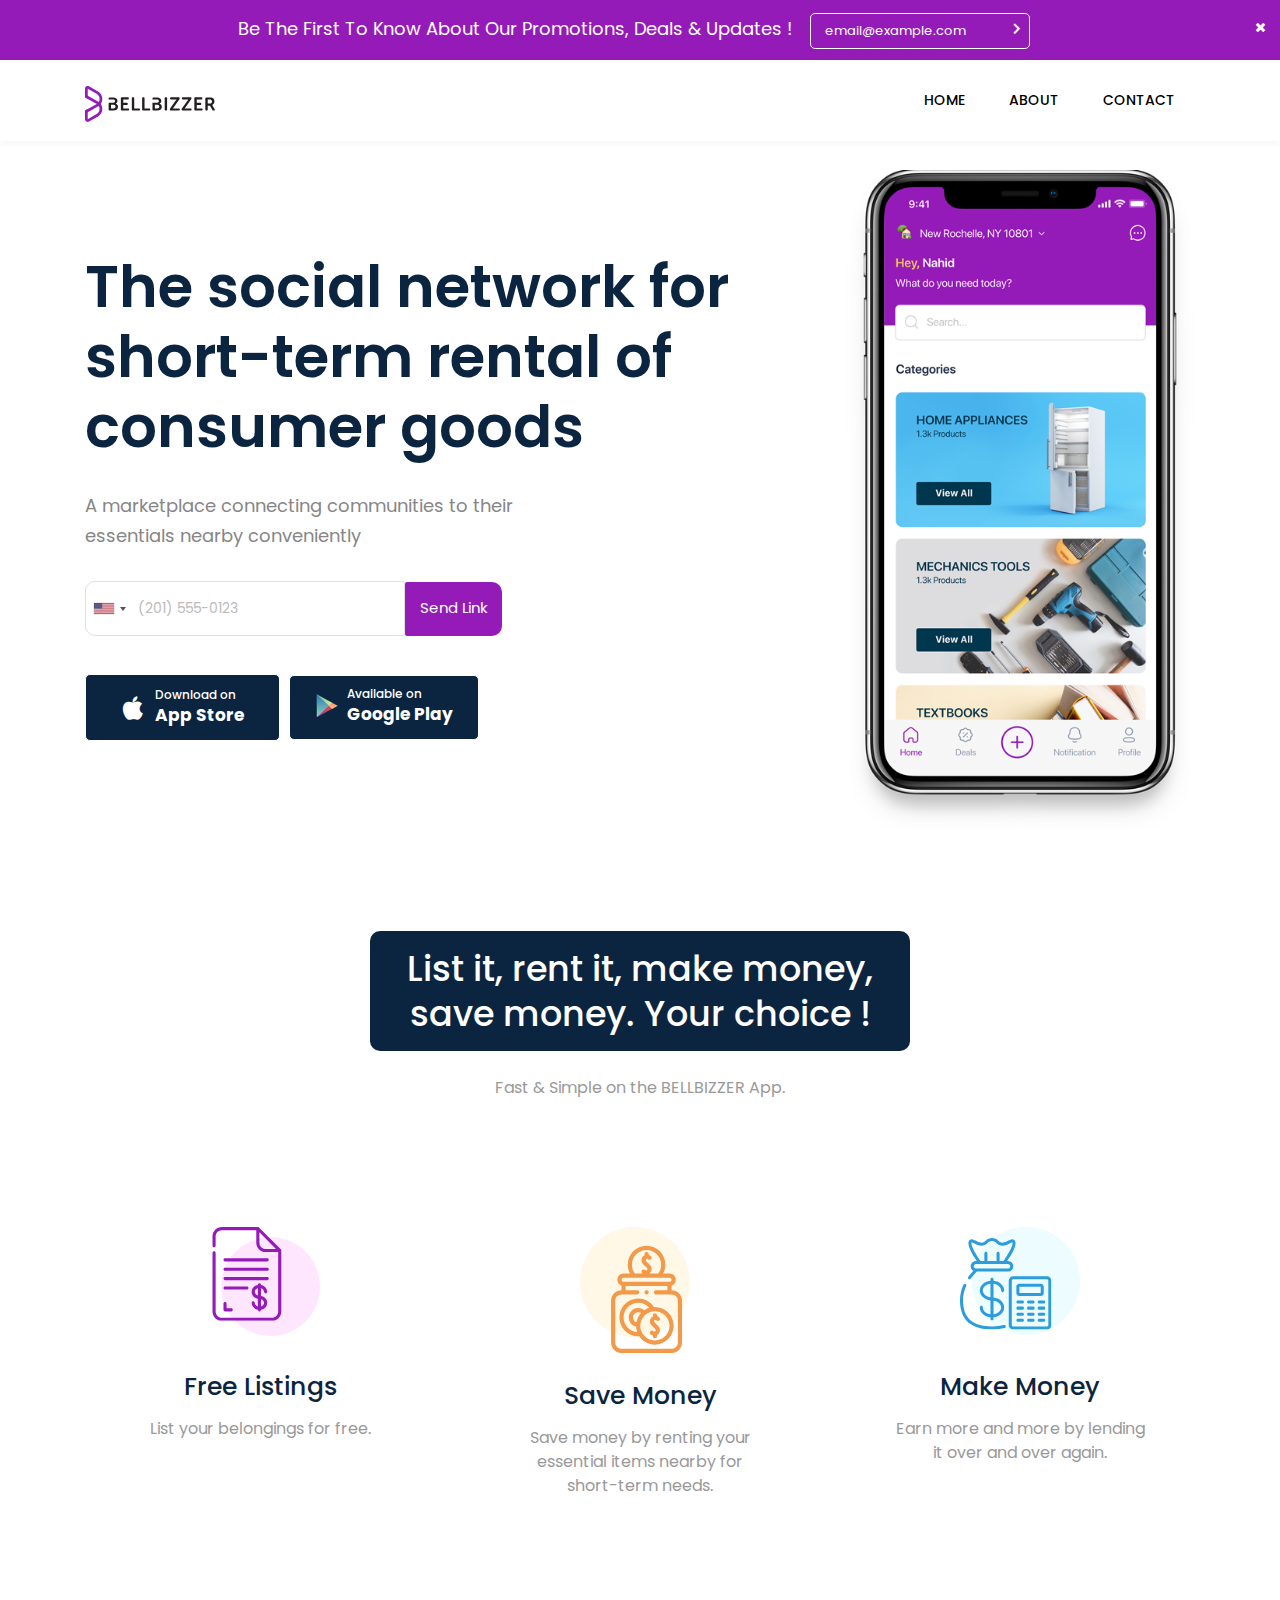
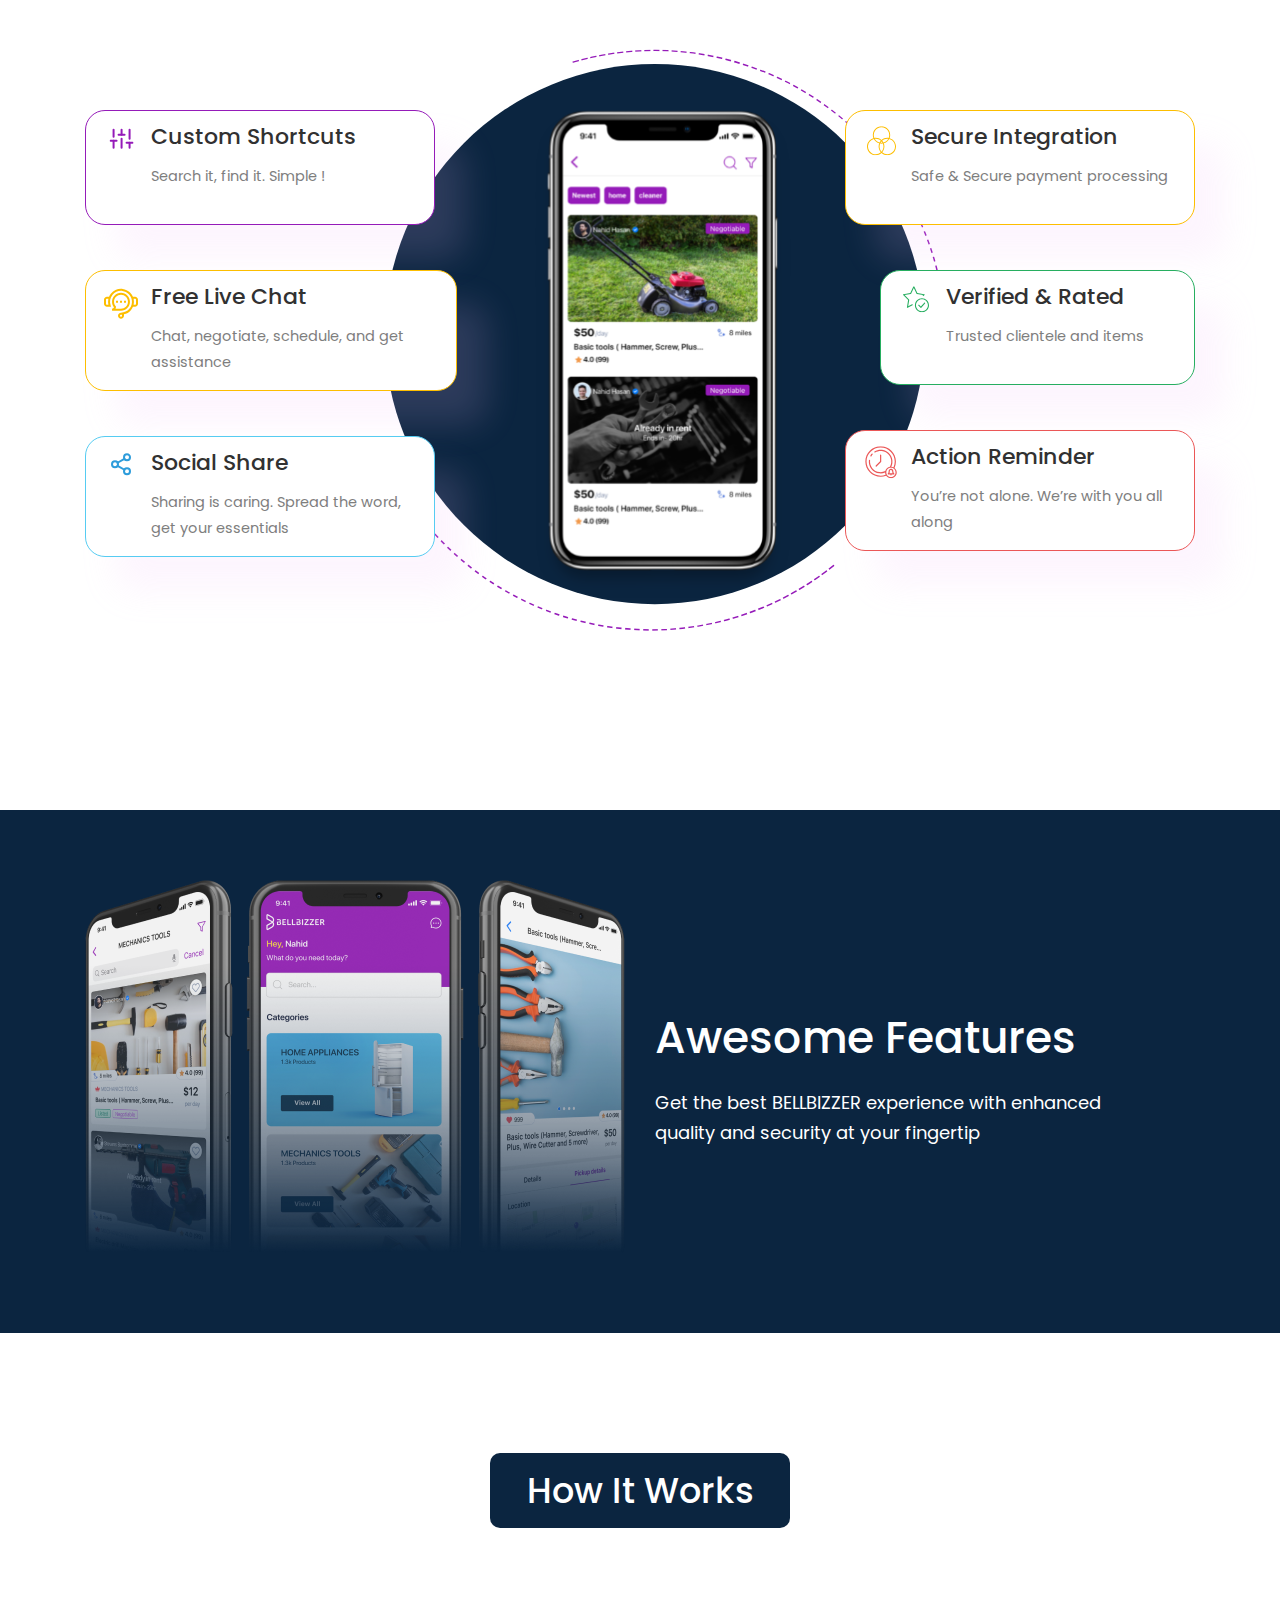
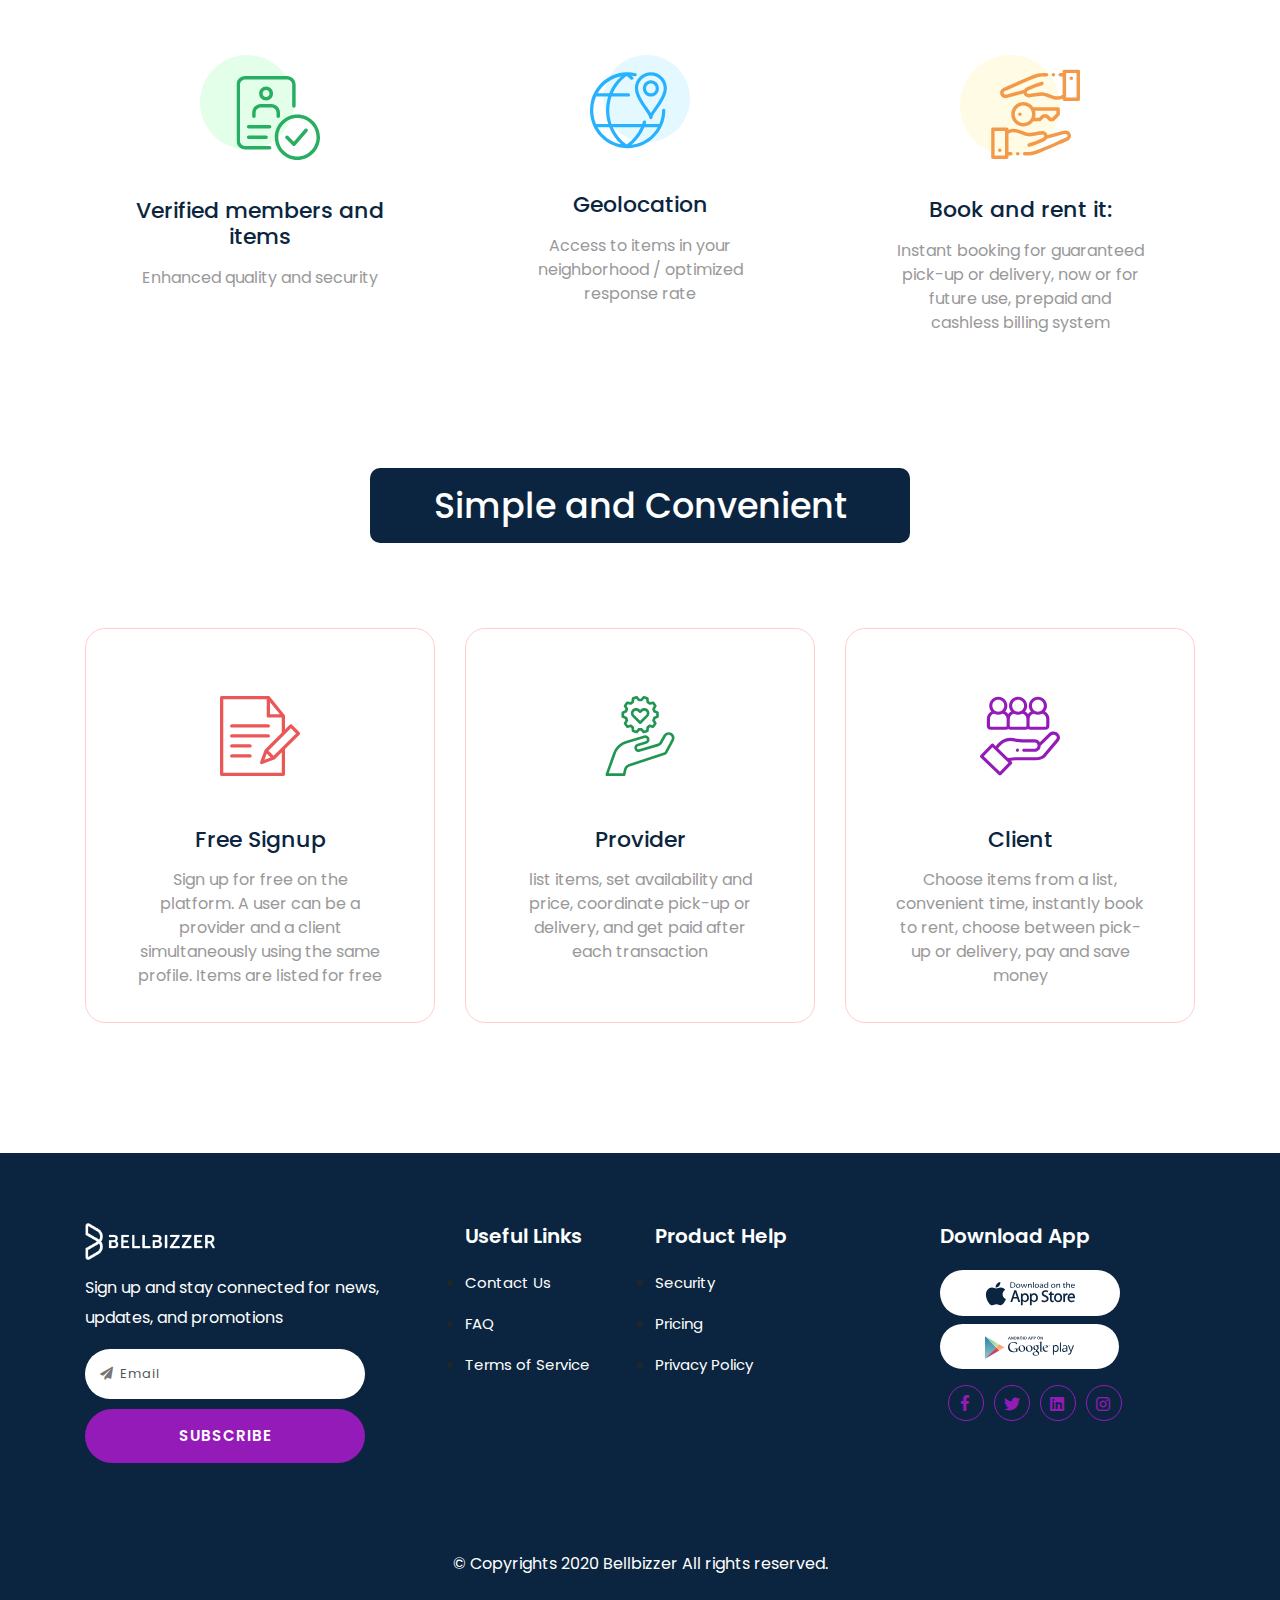
<file: index.html>
<!doctype html>
<html class="no-js" lang="">
<head>
    <meta charset="utf-8">
    <meta http-equiv="x-ua-compatible" content="ie=edge">
    <title>Bellbizzer V2</title>
    <meta name="description" content="">
    <meta name="viewport" content="width=device-width, initial-scale=1">

    <link rel="manifest" href="site.webmanifest">
    <link rel="shortcut icon" type="image/x-icon" href="img/favicon.ico">
    <!-- Place favicon.ico in the root directory -->

    <!-- CSS here -->

    <link rel="stylesheet" href="css/bootstrap.min.css">
    <link rel="stylesheet" href="https://stackpath.bootstrapcdn.com/font-awesome/4.7.0/css/font-awesome.min.css">
    <!-- Add the slick-theme.css if you want default styling -->
    <link rel="stylesheet" type="text/css" href="css/slick.css"/>
    <!-- Add the slick-theme.css if you want default styling -->
    <link rel="stylesheet" type="text/css" href="css/slick-theme.css"/>
    <link rel="stylesheet" type="text/css" href="css/owl.carousel.min.css"/>
    <link rel="stylesheet" href="css/magnific-popup.css">
    <link rel="stylesheet" href="css/fontawesome-all.min.css">
    <link rel="stylesheet" href="css/default.css">
    <link rel="stylesheet" href="css/meanmenu.css">
    <link rel="stylesheet" href="css/style.css">
    <link rel="stylesheet" href="css/intlTelInput.css">
    <link rel="stylesheet" href="css/responsive.css">


</head>
<body>
<!--[if lte IE 9]>
<p class="browserupgrade">You are using an <strong>outdated</strong> browser. Please <a href="https://browsehappy.com/">upgrade
    your browser</a> to improve your experience and security.</p>
<![endif]-->
<style>

</style>
<!--=========== Main Header area ===============-->
<header id="header">
    <div class="top-bar">
        <div class="container">
            <div class="row">
                <div class="col-lg-12">

                    <p>Be the first to know about our promotions, deals & updates ! <br class="break-mob"> <span><input type="text" name="email" id="form_email" placeholder="email@example.com" required autocomplete="off" pattern="[a-z0-9._%+-]+@[a-z0-9.-]+\.[a-z]{2,}$"><button class="submit-btn" type="submit"><i id="email-submit" class="fas fa-chevron-right"></i></button></span></p>

                </div>
            </div>
        </div>
        <div class="close-icon">
            <i class="fas fa-times"></i>
        </div>
    </div>
    <div class="main-navigation">
        <div class="container">
            <div class="row">
                <!-- logo-area-->
                <div class="col-xl-2 col-lg-3 col-md-3">
                    <div class="logo-area">
                        <a href="index.html"><img src="img/logo.svg" alt="app"></a>
                    </div>
                </div>
                <!-- mainmenu-area-->
                <div class="col-xl-10 col-lg-9 col-md-9">
                    <div class="main-menu f-right">
                        <nav id="mobile-menu">
                            <ul>
                                <li>
                                    <a class="current" href="index.html">home</a>
                                </li>
                                <li>
                                    <a href="about-us.html">About</a>
                                </li>

                                <li>
                                    <a href="contact-us.html">Contact</a>
                                </li>
                            </ul>
                        </nav>
                    </div>
                    <!-- mobile menu-->
                    <div class="mobile-menu"></div>
                </div>
            </div>
        </div>
    </div>
</header>

<!--=========== Banner Area ==================-->
<section id="home2" class="banner image-bg" style="position: relative; z-index: 0; background: none;">

    <!-- Container -->
    <div class="container">

        <div class="row align-items-center">

            <!-- Content -->
            <div class="col-12 col-md-8 res-margin">

                <!-- Banner text -->
                <div class="banner-text">

                    <h1 class="wow fadeInUp" data-wow-offset="10" data-wow-duration="1s" data-wow-delay="0s"
                        style="visibility: visible; animation-duration: 1s; animation-delay: 0s; animation-name: fadeInUp;">
                        The social network for short-term rental of <br>consumer goods
                    </h1>



                    <p class="wow fadeInUp" data-wow-offset="10" data-wow-duration="1s" data-wow-delay="0.3s"
                       style="visibility: visible; animation-duration: 1s; animation-delay: 0.3s; animation-name: fadeInUp;">
                        A marketplace connecting communities to their<br> essentials nearby conveniently
                    </p>

                    <form action="" class="tel-input-form">
                        <input id="phone" name="phone" type="tel">
                        <button type="submit">Send Link</button>
                    </form>
                    <div class="button-store">

                        <a href="#" class="custom-btn d-inline-flex align-items-center mt-2 mb-2">
                            <i class="fab fa-apple"></i>
                            <p>Download on<span>App Store</span></p>
                        </a>

                        <a href="#" class="custom-btn-2 d-inline-flex align-items-center mt-2 mb-2">
                            <!--<i class="fab fa-google-play"></i>-->
                            <img src="img/home-icon/android-icon.png" alt="" class="d-inline-block mr-2">
                            <p>Available on<span>Google Play</span></p>
                        </a>

                    </div>

                </div>

            </div>

            <!-- Image -->
            <div class="col-12 col-md-4">

                <div class="banner-image wow fadeInUp" data-wow-offset="10" data-wow-duration="1s" data-wow-delay="0.3s"
                     style="visibility: visible; animation-duration: 1s; animation-delay: 0.3s; animation-name: fadeInUp;">
                    <img class="bounce-effect" src="img/moc.svg" alt="">
                </div>

            </div>

        </div>

    </div>

</section>


<!--=========== Covid19 area ===================-->
<section id="services">

    <!-- Container -->
    <div class="container">

        <!-- Section title -->
        <div class="row justify-content-center">
            <div class="col-12 col-md-10 col-lg-6">

                <div class="section-title text-center">
                    <h3 class="bg-title">List it, rent it, make money,<br> save money. Your choice !</h3>
                    <p>Fast & Simple on the BELLBIZZER App.</p>
                </div>

            </div>
        </div>

        <div class="row">

            <!-- Service 1 -->
            <div class="col-12 col-md-6 col-sm-6 col-lg-4 res-margin wow fadeInUp" data-wow-offset="10" data-wow-duration="1s"
                 data-wow-delay="0">
                <div class="service-single">

                    <div class="icon">
                        <!--<i class="fa fa-handshake-o" aria-hidden="true"></i>-->
                        <img src="img/home-icon/free-listing.svg" alt="" width="120">
                    </div>

                    <h5>Free Listings</h5>
                    <p>List your belongings for free.</p>

                </div>
            </div>

            <!-- Service 2 -->
            <div class="col-12 col-md-6 col-sm-6 col-lg-4 res-margin wow fadeInUp" data-wow-offset="10" data-wow-duration="1s"
                 data-wow-delay="0.3s">
                <div class="service-single active-0">

                    <div class="icon">
                        <!--<i class="fa fa-area-chart" aria-hidden="true"></i>-->
                        <img src="img/home-icon/save-money.svg" alt="" width="120">
                    </div>

                    <h5>Save Money</h5>
                    <p>Save money by renting your essential items nearby for short-term needs.</p>

                </div>
            </div>

            <!-- Service 3 -->
            <div class="col-12 col-md-6 col-sm-6 col-lg-4 res-margin wow fadeInUp" data-wow-offset="10" data-wow-duration="1s"
                 data-wow-delay="0.6s">
                <div class="service-single">

                    <div class="icon">
                        <!--<i class="fa fa-database" aria-hidden="true"></i>-->
                        <img src="img/home-icon/make-money.svg" alt="" width="120">
                    </div>

                    <h5>Make Money</h5>
                    <p>Earn more and more by lending it over and over again.</p>

                </div>
            </div>

        </div>

    </div>

</section>

<!--=========== App Feature ==================-->
<div id="app-features" class="section">
    <div class="container">

        <div class="row">
            <div class="col-lg-4 col-md-12 col-xs-12">
                <div class="content-left text-right">
                    <div class="box-item left feature-1">
                        <span class="icon-f">
                            <!--<i class="lni-leaf"></i>-->
                            <img src="img/home-icon/custom-shortcuts.svg" alt="">
                        </span>
                        <div class="text">
                            <h4>Custom Shortcuts</h4>
                            <p>Search it, find it. Simple !</p>
                        </div>
                    </div>
                    <div class="box-item left feature-22">
                         <span class="icon-f">
                            <!--<i class="lni-leaf"></i>-->
                            <img src="img/home-icon/free-live-chat.svg" alt="">
                        </span>
                        <div class="text">
                            <h4>Free Live Chat</h4>
                            <p>Chat, negotiate, schedule, and get assistance</p>
                        </div>
                    </div>
                    <div class="box-item left feature-3">
                      <span class="icon-f">
                            <!--<i class="lni-leaf"></i>-->
                            <img src="img/home-icon/f-social-share.svg" alt="">
                        </span>
                        <div class="text">
                            <h4>Social Share</h4>
                            <p>Sharing is caring. Spread the word, get your essentials</p>
                        </div>
                    </div>
                </div>
            </div>
            <div class="col-lg-4 col-md-12 col-xs-12">
                <div class="show-box-0 d-flex-0 top-30-0">
                    <img src="img/phone-moc.svg" alt=""  class="d-inline-block m-auto">
                </div>
            </div>
            <div class="col-lg-4 col-md-12 col-xs-12">
                <div class="content-left text-right">
                    <div class="box-item left feature-2">
                        <span class="icon-f">
                            <img src="img/home-icon/secure-integration.svg" alt="">
                        </span>
                        <div class="text">
                            <h4>Secure Integration</h4>
                            <p>Safe & Secure payment processing</p>
                        </div>
                    </div>
                    <div class="box-item left feature-4">
                        <span class="icon-f">
                         <img src="img/home-icon/f-verified-rate.svg" alt="">
                        </span>
                        <div class="text">
                            <h4>Verified & Rated</h4>
                            <p>Trusted clientele and items</p>
                        </div>
                    </div>
                    <div class="box-item left feature-5">
                        <span class="icon-f">
                         <img src="img/home-icon/f-action-remainder.svg" alt="">
                        </span>
                        <div class="text">
                            <h4>Action Reminder</h4>
                            <p>You’re not alone. We’re with you all along</p>
                        </div>
                    </div>
                </div>
            </div>
        </div>
    </div>
</div>

<!--=========== Video Area ===================-->
<section id="parallax-video" class="parallax">
    <!-- Container -->
    <div class="container">

        <div class="row">

           <div class="col-lg-6">
               <div class="scroll-bg-img">
                <img src="img/scroll-bg-img.png" alt="">
               </div>
           </div>
           <div class="col-lg-6">
               <div class="scroll-bg-content">
                   <h1>Awesome Features</h1>
                   <p>Get the best BELLBIZZER experience with enhanced<br> quality and security at your fingertip</p>
               </div>
           </div>

        </div>

    </div>

</section>

<!--=========== Covid19 area 2 ===================-->
<section id="services2">

    <!-- Container -->
    <div class="container">

        <!-- Section title -->
        <div class="row justify-content-center">
            <div class="col-12 col-md-10 col-lg-6">

                <div class="section-title text-center">
                    <h3 class="bg-title">How It Works </h3>
                </div>

            </div>
        </div>

        <div class="row">

            <!-- Service 1 -->
            <div class="col-12 col-sm-6 col-md-6 col-lg-4 res-margin wow fadeInUp" data-wow-offset="10" data-wow-duration="1s"
                 data-wow-delay="0">
                <div class="service-single">

                    <div class="icon">
                        <!--<i class="fa fa-handshake-o" aria-hidden="true"></i>-->
                        <img src="img/home-icon/v-member.svg" alt="" width="120">
                    </div>

                    <h4 class="service-2-hed">Verified members and items</h4>
                    <p>Enhanced quality and security</p>

                </div>
            </div>

            <!-- Service 2 -->
            <div class="col-12 col-sm-6 col-md-6 col-lg-4 res-margin wow fadeInUp" data-wow-offset="10" data-wow-duration="1s"
                 data-wow-delay="0.3s">
                <div class="service-single active-0">

                    <div class="icon">
                        <!--<i class="fa fa-area-chart" aria-hidden="true"></i>-->
                        <img src="img/home-icon/geolocation.svg" alt="" width="100">
                    </div>

                    <h4 class="service-2-hed">Geolocation</h4>
                    <p>Access to items in your neighborhood / optimized response rate</p>

                </div>
            </div>

            <!-- Service 3 -->
            <div class="col-12 col-sm-6 col-md-6 col-lg-4 res-margin wow fadeInUp" data-wow-offset="10" data-wow-duration="1s"
                 data-wow-delay="0.6s">
                <div class="service-single">

                    <div class="icon">
                        <!--<i class="fa fa-database" aria-hidden="true"></i>-->
                        <img src="img/home-icon/book-rent.svg" alt="" width="120">
                    </div>

                    <h4 class="service-2-hed">Book and rent it:</h4>
                    <p>Instant booking for guaranteed pick-up or delivery, now or for future use, prepaid and cashless billing system</p>

                </div>
            </div>

        </div>

    </div>

</section>

<!--=========== Covid19 area 3 ===================-->
<section id="services3">

    <!-- Container -->
    <div class="container">

        <!-- Section title -->
        <div class="row justify-content-center">
            <div class="col-12 col-md-10 col-lg-6">

                <div class="section-title text-center">
                    <h3 class="bg-title">Simple and Convenient</h3>
                </div>

            </div>
        </div>

        <div class="row">

            <!-- Service 1 -->
            <div class="col-12 col-sm-6 col-md-6 col-lg-4 res-margin wow fadeInUp" data-wow-offset="10" data-wow-duration="1s"
                 data-wow-delay="0">
                <div class="service-single">

                    <div class="icon">
                        <!--<i class="fa fa-handshake-o" aria-hidden="true"></i>-->
                        <img src="img/home-icon/free-signup.svg" alt="" width="80">
                    </div>

                    <h4 class="service-2-hed">Free Signup</h4>
                    <p>Sign up for free on the platform. A user can be a provider and a client simultaneously using the same profile. Items are listed for free</p>

                </div>
            </div>

            <!-- Service 2 -->
            <div class="col-12 col-sm-6 col-md-6 col-lg-4 res-margin wow fadeInUp" data-wow-offset="10" data-wow-duration="1s"
                 data-wow-delay="0.3s">
                <div class="service-single active-0">

                    <div class="icon">
                        <!--<i class="fa fa-area-chart" aria-hidden="true"></i>-->
                        <img src="img/home-icon/provider.svg" alt="" width="80">
                    </div>

                    <h4 class="service-2-hed">Provider</h4>
                    <p>list items, set availability and price, coordinate pick-up or delivery, and get paid after each transaction
                    </p>

                </div>
            </div>

            <!-- Service 3 -->
            <div class="col-12 col-sm-6 col-md-6 col-lg-4 res-margin wow fadeInUp" data-wow-offset="10" data-wow-duration="1s"
                 data-wow-delay="0.6s">
                <div class="service-single">

                    <div class="icon">
                        <!--<i class="fa fa-database" aria-hidden="true"></i>-->
                        <img src="img/home-icon/client.svg" alt="" width="80">
                    </div>

                    <h4 class="service-2-hed">Client</h4>
                    <p>Choose items from a list, convenient time, instantly book to rent, choose between pick-up or delivery, pay and save money</p>

                </div>
            </div>

        </div>

    </div>

</section>


<!--=========== Footer Area ============-->
<footer class="footer-area">
    <!-- Footer Top -->
    <div class="footer-top ptb_100">
        <div class="container">
            <div class="row">
                <div class="col-12 col-sm-6 col-lg-4">
                    <!-- Footer Items -->
                    <div class="footer-items footer-left">
                        <!-- Logo -->
                        <a class="navbar-brand" href="#">
                            <img class="logo" src="img/w-logo.png" alt="">
                        </a>
                        <p class="mt-2 mb-3">Sign up and stay connected for news, updates, and promotions</p>
                        <div class="form-bg">

                                        <form class="form-horizontal">

                                            <div class="form-group">
                                                <span class="input-icon"><i class="fas fa-paper-plane"></i></span>
                                                <input class="form-control" name="email" id="f_email" type="email" required placeholder="Email" pattern="[a-z0-9._%+-]+@[a-z0-9.-]+\.[a-z]{2,}$">
                                            </div>
                                            <button class="btn signin f-subscribe">Subscribe</button>

                                        </form>

                        </div>

                    </div>
                </div>
                <div class="col-12 col-sm-6 col-lg-2">
                    <!-- Footer Items -->
                    <div class="footer-items">
                        <!-- Footer Title -->
                        <h3 class="footer-title mb-2">Useful Links</h3>
                        <ul>
                            <li class="py-2"><a href="contact-us.html">Contact Us</a></li>
                            <li class="py-2"><a href="faq.html">FAQ </a></li>
                            <li class="py-2"><a href="terms-service.html">Terms of Service</a></li>
                        </ul>
                    </div>
                </div>
                <div class="col-12 col-sm-6 col-lg-3">
                    <!-- Footer Items -->
                    <div class="footer-items">
                        <!-- Footer Title -->
                        <h3 class="footer-title mb-2">Product Help</h3>
                        <ul>
                            <li class="py-2"><a href="security.html">Security</a></li>
                            <li class="py-2"><a href="pricing.html">Pricing </a></li>
                            <li class="py-2"><a href="privacy-policy.html">Privacy Policy</a></li>
                        </ul>
                    </div>
                </div>
                <div class="col-12 col-sm-6 col-lg-3">
                    <!-- Footer Items -->
                    <div class="footer-items">
                        <!-- Footer Title -->
                        <h3 class="footer-title mb-2">Download App</h3>
                        <!-- Store Buttons -->
                        <div class="button-group store-buttons store-black d-flex flex-wrap pt-2">
                            <a href="#">
                                <!--<img src="img/ios-btn.png" alt="">-->
                                <img src="img/home-icon/iso-download.svg" alt="">
                            </a>
                            <a href="#">
                                <img src="img/home-icon/android-dw-icon.svg" alt="">
                            </a>
                        </div>
                        <!-- Social Icons -->
                        <div class="social-icons d-flex">

                            <div class='demopadding'>
                                <div class='icon social fb'><a href="https://www.facebook.com/BELLBIZZERinc/" target="_blank"><i class='fab fa-facebook-f'></i></a></div>
                                <div class='icon social tw'><a href="https://twitter.com/bellbizzer" target="_blank"><i class='fab fa-twitter'></i></a></div>
                                <div class='icon social vin'><a href="https://www.linkedin.com/company/bellbizzerinc/?viewAsMember=true" target="_blank"><i class='fab fa-linkedin'></i></a></div>
                                <div class='icon social insta'><a href="https://www.instagram.com/bellbizzer/" target="_blank"><i class='fab fa-instagram'></i></a></div>
                            </div>
                        </div>
                    </div>
                </div>
            </div>
        </div>
    </div>

    <!-- Footer Bottom -->
    <div class="footer-bottom">
        <div class="container">
            <div class="row">
                <div class="col-12">
                    <!-- Copyright Area -->
                    <div class="copyright-area text-center py-4">
                        <!-- Copyright Left -->
                        <div class="copyright-center">© Copyrights 2020 Bellbizzer All rights reserved.</div>
                        <!-- Copyright Right -->
                        <!--<div class="copyright-right">Made with <i class="fas fa-heart"></i> By <a-->
                                <!--href="#">Bellbizzer</a></div>-->
                    </div>
                </div>
            </div>
        </div>
    </div>
</footer>

<!-- JS here -->
<script src="js/vendor/modernizr-3.5.0.min.js"></script>
<script src="js/vendor/jquery-3.2.1.min.js"></script>
<script src="js/popper.min.js"></script>
<script src="js/bootstrap.min.js"></script>
<script type="text/javascript" src="js/slick.min.js"></script>
<script type="text/javascript" src="js/owl.carousel.min.js"></script>
<script src="js/isotope.pkgd.min.js"></script>
<script src="js/ajax-form.js"></script>
<script src="js/imagesloaded.pkgd.min.js"></script>
<script src="js/jquery.magnific-popup.min.js"></script>
<script src="js/jquery.counterup.min.js"></script>
<script src="js/meanmenu.min.js"></script>
<script src="js/aos.min.js"></script>
<script src="js/plugins.js"></script>
<script src="js/intlTelInput.js"></script>
<script src="js/utils.js"></script>
<script src="js/main.js"></script>

<script>
    var input = document.querySelector("#phone");
    window.intlTelInput(input, {

        utilsScript: "build/js/utils.js",
    });
    $(document).ready(function(){
        $(".submit-btn").click(function() {

            var email = $("#form_email").val();

            var dataString = '&email=' + email;

            $.ajax({
                type: "POST",
                url: "top-header-email.php",
                data: dataString,
                error: function (request, error) {
                    //$('.output_message').text('Error Sending email!');
                    alert('Error Sending email!');
                },
                success: function () {
                   // $('.output_message').text('Message Sent!');
                    alert('Mail Sent!');
                }

            });

            return false;
        });

        $(".f-subscribe").click(function() {

            var email = $("#f_email").val();

            var dataString = '&email=' + email;

            $.ajax({
                type: "POST",
                url: "footer-mail.php",
                data: dataString,
                error: function (request, error) {
                    //$('.output_message').text('Error Sending email!');
                    alert('Error Sending email!');
                },
                success: function () {
                   // $('.output_message').text('Message Sent!');
                    alert('Mail Sent!');
                }

            });

            return false;
        });
    });
</script>

</body>
</html>
</file>
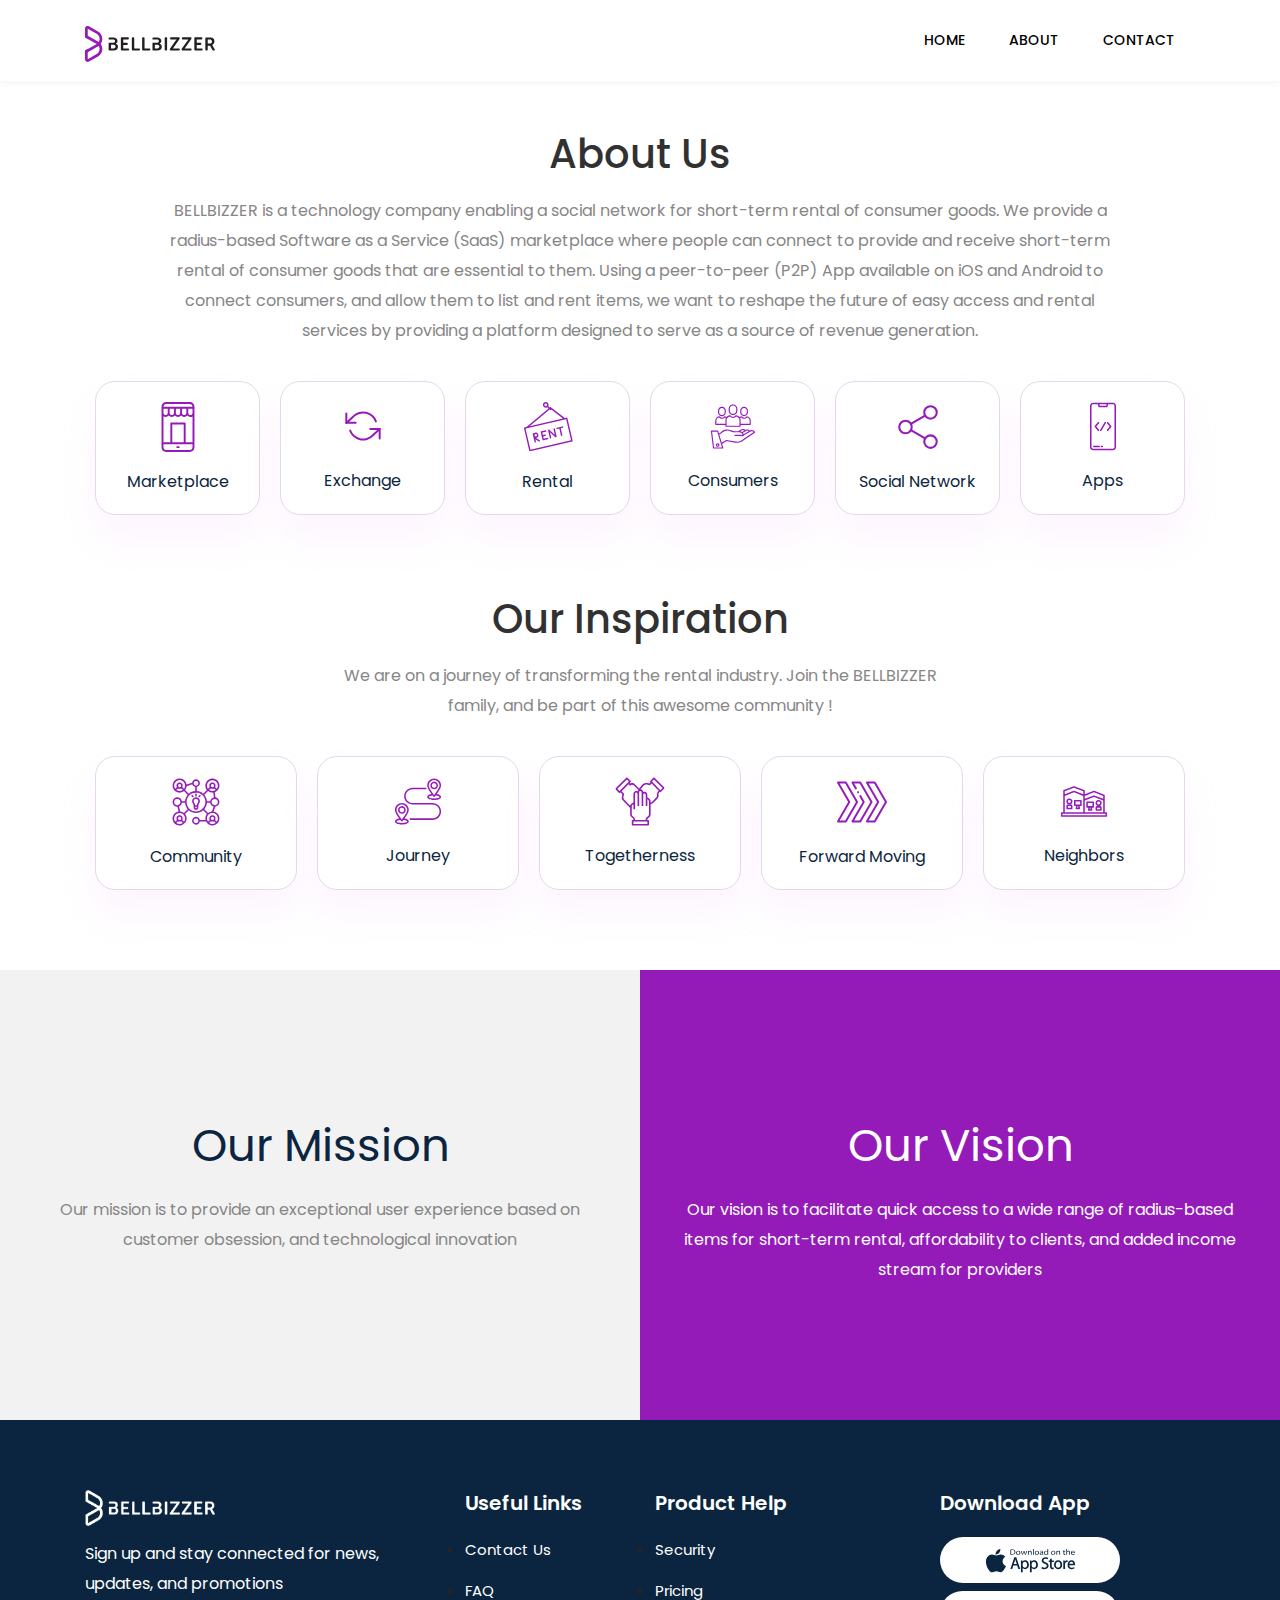
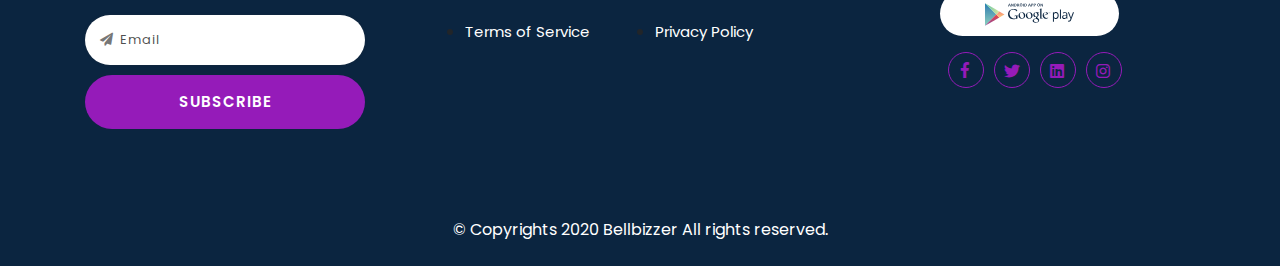
<file: about-us.html>
<!doctype html>
<html class="no-js" lang="">
    <head>
        <meta charset="utf-8">
        <meta http-equiv="x-ua-compatible" content="ie=edge">
        <title>About Us</title>
        <meta name="description" content="">
        <meta name="viewport" content="width=device-width, initial-scale=1">

        <link rel="manifest" href="site.webmanifest">
		<link rel="shortcut icon" type="image/x-icon" href="img/favicon.ico">
        <!-- Place favicon.ico in the root directory -->

	<!-- CSS here -->
        <link rel="stylesheet" href="css/bootstrap.min.css">
	<link rel="stylesheet" href="https://stackpath.bootstrapcdn.com/font-awesome/4.7.0/css/font-awesome.min.css">
        <!-- Add the slick-theme.css if you want default styling -->
        <link rel="stylesheet" type="text/css" href="css/slick.css"/>
        <!-- Add the slick-theme.css if you want default styling -->
        <link rel="stylesheet" type="text/css" href="css/slick-theme.css"/>
        <link rel="stylesheet" type="text/css" href="css/owl.carousel.min.css"/>
        <link rel="stylesheet" href="css/magnific-popup.css">
        <link rel="stylesheet" href="css/fontawesome-all.min.css">
        <link rel="stylesheet" href="css/default.css">
        <link rel="stylesheet" href="css/meanmenu.css">
        <link rel="stylesheet" href="css/style.css">
        <link rel="stylesheet" href="css/responsive.css">

    </head>
    <body>
        <!--[if lte IE 9]>
            <p class="browserupgrade">You are using an <strong>outdated</strong> browser. Please <a href="https://browsehappy.com/">upgrade your browser</a> to improve your experience and security.</p>
        <![endif]-->

        <!--=========== Main Header area ===============-->
        <header id="header">
            <div class="main-navigation">
                <div class="container">
                    <div class="row">
                        <!-- logo-area-->
                        <div class="col-xl-2 col-lg-3 col-md-3">
                            <div class="logo-area">
                                <a href="index.html"><img src="img/logo.svg" alt="app"></a>
                            </div>
                        </div>
                        <!-- mainmenu-area-->
                        <div class="col-xl-10 col-lg-9 col-md-9">
                            <div class="main-menu f-right">
                                <nav id="mobile-menu">
                                    <ul>
                                        <li>
                                            <a class="current" href="index.html">home</a>
                                        </li>
                                        <li>
                                            <a href="about-us.html">About</a>
                                        </li>
                                        <!--<li>-->
                                        <!--<a href="#skill">Skills</a>-->
                                        <!--</li>-->
                                        <!--<li>-->
                                        <!--<a href="#project">Projects</a>-->
                                        <!--</li>-->
                                        <li>
                                            <a href="contact-us.html">Contact</a>
                                        </li>
                                    </ul>
                                </nav>
                            </div>
                            <!-- mobile menu-->
                            <div class="mobile-menu"></div>
                        </div>
                    </div>
                </div>
            </div>
        </header>

        <!--============ About Us Text =============-->
        <section class="ab-text">
            <div class="container">
                <div class="row">
                    <div class="col-sm-12 col-md-12 col-lg-12">
                        <div class="title">
                            <h1>About Us</h1>
                            <p>BELLBIZZER is a technology company enabling a social network for short-term rental of consumer goods. We provide a radius-based Software as a Service (SaaS) marketplace where people can connect to provide and receive short-term rental of consumer goods that are essential to them. Using a peer-to-peer (P2P) App available on iOS and Android to connect consumers, and allow them to list and rent items, we want to reshape the future of easy access and rental services by providing a platform designed to serve as a source of revenue generation.</p>
                        </div>
                    </div>
                </div>
                <div class="about-icon-box">
                    <div>
                        <img src="img/about-icon/Marketplace.svg" alt="" width="50">
                        <h5>Marketplace</h5>
                    </div>
                    <div>
                        <img src="img/about-icon/Exchange.svg" alt="" width="50">
                        <h5>Exchange</h5>
                    </div>
                    <div>
                        <img src="img/about-icon/Rental.svg" alt="" width="50">
                        <h5>Rental</h5>
                    </div>
                    <div>
                        <img src="img/about-icon/Consumers.svg" alt="" width="50">
                        <h5>Consumers</h5>
                    </div>
                    <div>
                        <img src="img/about-icon/Social-Network.svg" alt="" width="50">
                        <h5>Social Network</h5>
                    </div>
                    <div>
                        <img src="img/about-icon/Apps.svg" alt="" width="50">
                        <h5>Apps</h5>
                    </div>
                </div>
            </div>

        </section>


        <!--============ About Us Text =============-->
        <section class="our-insperation">
            <div class="container">
                <div class="row">
                    <div class="col-sm-12 col-md-12 col-lg-12">
                        <div class="title">
                            <h1>Our Inspiration</h1>
                            <p>We are on a journey of transforming the rental industry. Join the BELLBIZZER family, and be part of this awesome community !</p>
                        </div>
                    </div>
                </div>
                <div class="about-icon-box">
                    <div>
                        <img src="img/about-icon/Community.svg" alt="" width="50">
                        <h5>Community</h5>
                    </div>
                    <div>
                        <img src="img/about-icon/Journey.svg" alt="" width="50">
                        <h5>Journey</h5>
                    </div>
                    <div>
                        <img src="img/about-icon/Togetherness.svg" alt="" width="50">
                        <h5>Togetherness</h5>
                    </div>
                    <div>
                        <img src="img/about-icon/Forward-moving.svg" alt="" width="50">
                        <h5>Forward moving</h5>
                    </div>
                    <div>
                        <img src="img/about-icon/neighbors.svg" alt="" width="50">
                        <h5>Neighbors</h5>
                    </div>

                </div>
            </div>

        </section>

        <!--=========== Image Content Area One ==============-->
        <div class='ab-split'>
            <div class='left'>
                <h1>Our Mission</h1>
                <p>Our mission is to provide an exceptional user experience based on customer obsession, and technological innovation</p>
            </div>
            <div class='right'>
                <h1>Our Vision</h1>
                <p>Our vision is to facilitate quick access to a wide range of radius-based items for short-term rental, affordability to clients, and added
                    income stream for providers</p>
            </div>
        </div>




        <!--=========== Footer Area ============-->
        <footer class="footer-area">
            <!-- Footer Top -->
            <div class="footer-top ptb_100">
                <div class="container">
                    <div class="row">
                        <div class="col-12 col-sm-6 col-lg-4">
                            <!-- Footer Items -->
                            <div class="footer-items footer-left">
                                <!-- Logo -->
                                <a class="navbar-brand" href="#">
                                    <img class="logo" src="img/w-logo.png" alt="">
                                </a>
                                <p class="mt-2 mb-3">Sign up and stay connected for news, updates, and promotions</p>
                                <div class="form-bg">

                                    <form class="form-horizontal">

                                        <div class="form-group">
                                            <span class="input-icon"><i class="fas fa-paper-plane"></i></span>
                                            <input class="form-control" type="email" placeholder="Email">
                                        </div>
                                        <button class="btn signin">Subscribe</button>

                                    </form>

                                </div>

                            </div>
                        </div>
                        <div class="col-12 col-sm-6 col-lg-2">
                            <!-- Footer Items -->
                            <div class="footer-items">
                                <!-- Footer Title -->
                                <h3 class="footer-title mb-2">Useful Links</h3>
                                <ul>
                                    <li class="py-2"><a href="index.html">Contact Us</a></li>
                                    <li class="py-2"><a href="about-us.html">FAQ </a></li>
                                    <li class="py-2"><a href="contact-us.html">Terms of Service</a></li>
                                </ul>
                            </div>
                        </div>
                        <div class="col-12 col-sm-6 col-lg-3">
                            <!-- Footer Items -->
                            <div class="footer-items">
                                <!-- Footer Title -->
                                <h3 class="footer-title mb-2">Product Help</h3>
                                <ul>
                                    <li class="py-2"><a href="#">Security</a></li>
                                    <li class="py-2"><a href="#">Pricing </a></li>
                                    <li class="py-2"><a href="#">Privacy Policy</a></li>
                                </ul>
                            </div>
                        </div>
                        <div class="col-12 col-sm-6 col-lg-3">
                            <!-- Footer Items -->
                            <div class="footer-items">
                                <!-- Footer Title -->
                                <h3 class="footer-title mb-2">Download App</h3>
                                <!-- Store Buttons -->
                                <div class="button-group store-buttons store-black d-flex flex-wrap pt-2">
                                    <a href="#">
                                        <!--<img src="img/ios-btn.png" alt="">-->
                                        <img src="img/home-icon/iso-download.svg" alt="">
                                    </a>
                                    <a href="#">
                                        <img src="img/home-icon/android-dw-icon.svg" alt="">
                                    </a>
                                </div>
                                <!-- Social Icons -->
                                <div class="social-icons d-flex">

                                    <div class='demopadding'>
                                        <div class='icon social fb'><i class='fab fa-facebook-f'></i></div>
                                        <div class='icon social tw'><i class='fab fa-twitter'></i></div>
                                        <div class='icon social vin'><i class='fab fa-linkedin'></i></div>
                                        <div class='icon social insta'><i class='fab fa-instagram'></i></div>
                                    </div>
                                </div>
                            </div>
                        </div>
                    </div>
                </div>
            </div>

            <!-- Footer Bottom -->
            <div class="footer-bottom">
                <div class="container">
                    <div class="row">
                        <div class="col-12">
                            <!-- Copyright Area -->
                            <div class="copyright-area text-center py-4">
                                <!-- Copyright Left -->
                                <div class="copyright-center">© Copyrights 2020 Bellbizzer All rights reserved.</div>
                                <!-- Copyright Right -->
                                <!--<div class="copyright-right">Made with <i class="fas fa-heart"></i> By <a-->
                                <!--href="#">Bellbizzer</a></div>-->
                            </div>
                        </div>
                    </div>
                </div>
            </div>
        </footer>
	
	<!-- JS here -->
        <script src="js/vendor/modernizr-3.5.0.min.js"></script>
        <script src="js/vendor/jquery-3.2.1.min.js"></script>
        <script src="js/popper.min.js"></script>
        <script src="js/bootstrap.min.js"></script>
        <script type="text/javascript" src="js/slick.min.js"></script>
        <script type="text/javascript" src="js/owl.carousel.min.js"></script>
        <script src="js/isotope.pkgd.min.js"></script>
        <script src="js/ajax-form.js"></script>
        <script src="js/imagesloaded.pkgd.min.js"></script>
        <script src="js/jquery.magnific-popup.min.js"></script>
        <script src="js/jquery.counterup.min.js"></script>
        <script src="js/meanmenu.min.js"></script>
        <script src="js/aos.min.js"></script>
        <script src="js/plugins.js"></script>
        <script src="js/main.js"></script>
    </body>
</html>
</file>
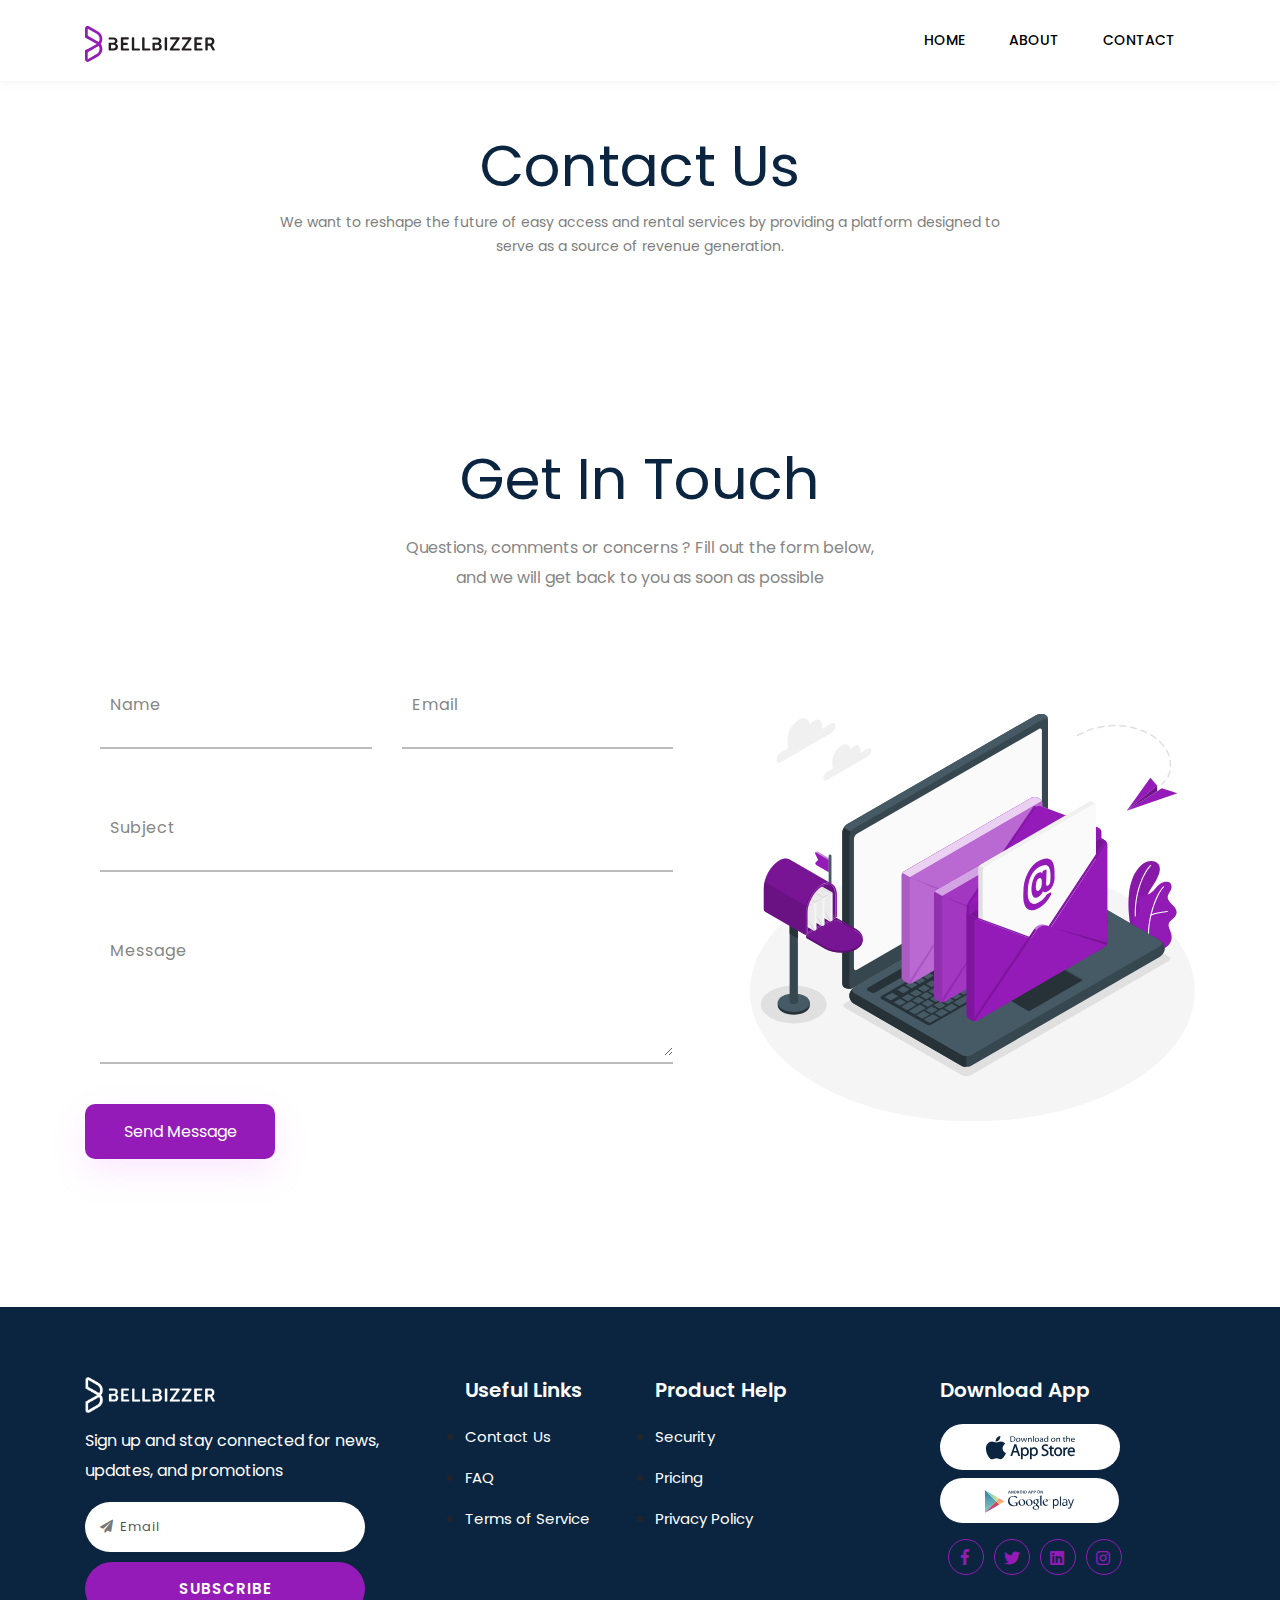
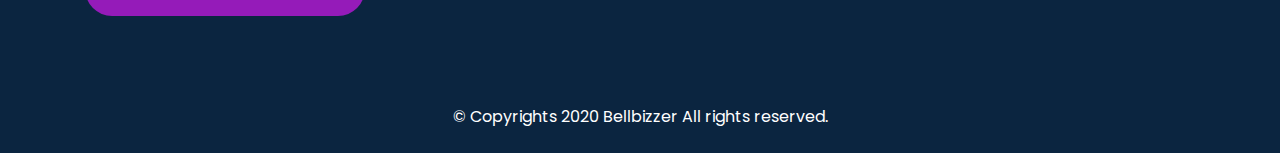
<file: contact-us.html>
<!doctype html>
<html class="no-js" lang="">
    <head>
        <meta charset="utf-8">
        <meta http-equiv="x-ua-compatible" content="ie=edge">
        <title>Contact Us</title>
        <meta name="description" content="">
        <meta name="viewport" content="width=device-width, initial-scale=1">

        <link rel="manifest" href="site.webmanifest">
		<link rel="shortcut icon" type="image/x-icon" href="img/favicon.ico">
        <!-- Place favicon.ico in the root directory -->

	<!-- CSS here -->
        <link rel="stylesheet" href="css/bootstrap.min.css">
	<link rel="stylesheet" href="https://stackpath.bootstrapcdn.com/font-awesome/4.7.0/css/font-awesome.min.css">
        <!-- Add the slick-theme.css if you want default styling -->
        <link rel="stylesheet" type="text/css" href="css/slick.css"/>
        <!-- Add the slick-theme.css if you want default styling -->
        <link rel="stylesheet" type="text/css" href="css/slick-theme.css"/>
        <link rel="stylesheet" type="text/css" href="css/owl.carousel.min.css"/>
        <link rel="stylesheet" href="css/magnific-popup.css">
        <link rel="stylesheet" href="css/fontawesome-all.min.css">
        <link rel="stylesheet" href="css/default.css">
        <link rel="stylesheet" href="css/meanmenu.css">
        <link rel="stylesheet" href="css/style.css">
        <link rel="stylesheet" href="css/responsive.css">

    </head>
    <body>
        <!--[if lte IE 9]>
            <p class="browserupgrade">You are using an <strong>outdated</strong> browser. Please <a href="https://browsehappy.com/">upgrade your browser</a> to improve your experience and security.</p>
        <![endif]-->

        <!--=========== Main Header area ===============-->
        <header id="header">
            <div class="main-navigation">
                <div class="container">
                    <div class="row">
                        <!-- logo-area-->
                        <div class="col-xl-2 col-lg-3 col-md-3">
                            <div class="logo-area">
                                <a href="index.html"><img src="img/logo.svg" alt="app"></a>
                            </div>
                        </div>
                        <!-- mainmenu-area-->
                        <div class="col-xl-10 col-lg-9 col-md-9">
                            <div class="main-menu f-right">
                                <nav id="mobile-menu">
                                    <ul>
                                        <li>
                                            <a class="current" href="index.html">home</a>
                                        </li>
                                        <li>
                                            <a href="about-us.html">About</a>
                                        </li>
                                        <!--<li>-->
                                        <!--<a href="#skill">Skills</a>-->
                                        <!--</li>-->
                                        <!--<li>-->
                                        <!--<a href="#project">Projects</a>-->
                                        <!--</li>-->
                                        <li>
                                            <a href="contact-us.html">Contact</a>
                                        </li>
                                    </ul>
                                </nav>
                            </div>
                            <!-- mobile menu-->
                            <div class="mobile-menu"></div>
                        </div>
                    </div>
                </div>
            </div>
        </header>

        <!--=======common-hero banner====-->
        <section class="cont-text">
            <div class="container">
                <div class="row">
                    <div class="col-sm-12 col-md-12  col-lg-8 offset-lg-2">
                        <div class="title">
                            <h1>Contact Us</h1>
                            <p>We want to reshape the future of easy access and rental services by providing a platform designed to serve as a source of revenue generation.</p>
                        </div>
                    </div>
                </div>
            </div>

        </section>

        <!-- Contact -->
        <section class="contact-page">

            <!-- Container -->
            <div class="container">

                <!-- Section title -->
                <div class="row justify-content-center mb-5">
                    <div class="col-12 col-md-10 col-lg-6">

                        <div class="text-center cont-para">
                            <h3>Get In Touch</h3>
                            <p>Questions, comments or concerns ? Fill out the form below, and we will get back to you as soon as possible</p>
                        </div>

                    </div>
                </div>

                <div class="row">
                    <!-- Contact form -->
                    <div class="col-12 col-lg-7">

                        <form class="mb-5"  action="mail.php" method="POST">
                            <div class="container">
                                <div class="row">
                                    <div class="col-md-6">
                                        <label>
                                            <p class="label-txt">Name</p>
                                            <input type="text" name="name" id="name" class="input">
                                            <div class="line-box">
                                                <div class="line"></div>
                                            </div>
                                        </label>
                                    </div>
                                    <div class="col-md-6">
                                        <label>
                                            <p class="label-txt">Email</p>
                                            <input type="email" name="email" id="email" class="input">
                                            <div class="line-box">
                                                <div class="line"></div>
                                            </div>
                                        </label>
                                    </div>
                                    <div class="col-md-12">
                                        <label>
                                            <p class="label-txt">Subject</p>
                                            <input type="text" name="subject" id="subject" class="input">
                                            <div class="line-box">
                                                <div class="line"></div>
                                            </div>
                                        </label>
                                    </div>
                                    <div class="col-md-12">
                                        <label>
                                            <p class="label-txt">Message</p>
                                            <textarea name="message" class="input" type="textarea" id="message"  maxlength="140" rows="4"></textarea>
                                            <div class="line-box">
                                                <div class="line"></div>
                                            </div>
                                        </label>
                                    </div>
                                </div>
                            </div>

                            <button type="submit" name="submit" class="contact-submit">Send Message</button>
                        </form>

                        <!-- Submit Results -->
                        <div class="contact-form-result d-none">
                            <h4>Thank you for the e-mail!</h4>
                            <p>Your message has already arrived! We'll contact you shortly.</p>
                        </div>

                    </div>
                    <!-- Contact info -->
                    <div class="contact-info col-12 col-lg-5 res-margin mt-5">

                        <img src="img/contact-us-img.svg" alt="" width="100%">

                    </div>



                </div>

            </div>

        </section>

        <section></section>

        <!--=========== Footer Area ============-->
        <footer class="footer-area">
            <!-- Footer Top -->
            <div class="footer-top ptb_100">
                <div class="container">
                    <div class="row">
                        <div class="col-12 col-sm-6 col-lg-4">
                            <!-- Footer Items -->
                            <div class="footer-items footer-left">
                                <!-- Logo -->
                                <a class="navbar-brand" href="#">
                                    <img class="logo" src="img/w-logo.png" alt="">
                                </a>
                                <p class="mt-2 mb-3">Sign up and stay connected for news, updates, and promotions</p>
                                <div class="form-bg">

                                    <form class="form-horizontal">

                                        <div class="form-group">
                                            <span class="input-icon"><i class="fas fa-paper-plane"></i></span>
                                            <input class="form-control" name="email" id="f_email" type="email" required placeholder="Email" pattern="[a-z0-9._%+-]+@[a-z0-9.-]+\.[a-z]{2,}$">
                                        </div>
                                        <button class="btn signin f-subscribe">Subscribe</button>

                                    </form>

                                </div>

                            </div>
                        </div>
                        <div class="col-12 col-sm-6 col-lg-2">
                            <!-- Footer Items -->
                            <div class="footer-items">
                                <!-- Footer Title -->
                                <h3 class="footer-title mb-2">Useful Links</h3>
                                <ul>
                                    <li class="py-2"><a href="contact-us.html">Contact Us</a></li>
                                    <li class="py-2"><a href="faq.html">FAQ </a></li>
                                    <li class="py-2"><a href="terms-service.html">Terms of Service</a></li>
                                </ul>
                            </div>
                        </div>
                        <div class="col-12 col-sm-6 col-lg-3">
                            <!-- Footer Items -->
                            <div class="footer-items">
                                <!-- Footer Title -->
                                <h3 class="footer-title mb-2">Product Help</h3>
                                <ul>
                                    <li class="py-2"><a href="security.html">Security</a></li>
                                    <li class="py-2"><a href="pricing.html">Pricing </a></li>
                                    <li class="py-2"><a href="privacy-policy.html">Privacy Policy</a></li>
                                </ul>
                            </div>
                        </div>
                        <div class="col-12 col-sm-6 col-lg-3">
                            <!-- Footer Items -->
                            <div class="footer-items">
                                <!-- Footer Title -->
                                <h3 class="footer-title mb-2">Download App</h3>
                                <!-- Store Buttons -->
                                <div class="button-group store-buttons store-black d-flex flex-wrap pt-2">
                                    <a href="#">
                                        <!--<img src="img/ios-btn.png" alt="">-->
                                        <img src="img/home-icon/iso-download.svg" alt="">
                                    </a>
                                    <a href="#">
                                        <img src="img/home-icon/android-dw-icon.svg" alt="">
                                    </a>
                                </div>
                                <!-- Social Icons -->
                                <div class="social-icons d-flex">

                                    <div class='demopadding'>
                                        <div class='icon social fb'><a href="https://www.facebook.com/BELLBIZZERinc/" target="_blank"><i class='fab fa-facebook-f'></i></a></div>
                                        <div class='icon social tw'><a href="https://twitter.com/bellbizzer" target="_blank"><i class='fab fa-twitter'></i></a></div>
                                        <div class='icon social vin'><a href="https://www.linkedin.com/company/bellbizzerinc/?viewAsMember=true" target="_blank"><i class='fab fa-linkedin'></i></a></div>
                                        <div class='icon social insta'><a href="https://www.instagram.com/bellbizzer/" target="_blank"><i class='fab fa-instagram'></i></a></div>
                                    </div>
                                </div>
                            </div>
                        </div>
                    </div>
                </div>
            </div>

            <!-- Footer Bottom -->
            <div class="footer-bottom">
                <div class="container">
                    <div class="row">
                        <div class="col-12">
                            <!-- Copyright Area -->
                            <div class="copyright-area text-center py-4">
                                <!-- Copyright Left -->
                                <div class="copyright-center">© Copyrights 2020 Bellbizzer All rights reserved.</div>
                                <!-- Copyright Right -->
                                <!--<div class="copyright-right">Made with <i class="fas fa-heart"></i> By <a-->
                                <!--href="#">Bellbizzer</a></div>-->
                            </div>
                        </div>
                    </div>
                </div>
            </div>
        </footer>

        <!-- JS here -->
        <script src="js/vendor/modernizr-3.5.0.min.js"></script>
        <script src="js/vendor/jquery-3.2.1.min.js"></script>
        <script src="js/popper.min.js"></script>
        <script src="js/bootstrap.min.js"></script>
        <script type="text/javascript" src="js/slick.min.js"></script>
        <script type="text/javascript" src="js/owl.carousel.min.js"></script>
        <script src="js/isotope.pkgd.min.js"></script>
        <script src="js/ajax-form.js"></script>
        <script src="js/imagesloaded.pkgd.min.js"></script>
        <script src="js/jquery.magnific-popup.min.js"></script>
        <script src="js/jquery.counterup.min.js"></script>
        <script src="js/meanmenu.min.js"></script>
        <script src="js/aos.min.js"></script>
        <script src="js/plugins.js"></script>
        <script src="js/intlTelInput.js"></script>
        <script src="js/utils.js"></script>
        <script src="js/main.js"></script>

        <script>
            var input = document.querySelector("#phone");
            window.intlTelInput(input, {

                utilsScript: "build/js/utils.js",
            });
            $(document).ready(function(){


                $(".f-subscribe").click(function() {

                    var email = $("#f_email").val();

                    var dataString = '&email=' + email;

                    $.ajax({
                        type: "POST",
                        url: "footer-mail.php",
                        data: dataString,
                        error: function (request, error) {
                            //$('.output_message').text('Error Sending email!');
                            alert('Error Sending email!');
                        },
                        success: function () {
                            // $('.output_message').text('Message Sent!');
                            alert('Mail Sent!');
                        }

                    });

                    return false;
                });
            });
        </script>

    </body>
</html>
</file>
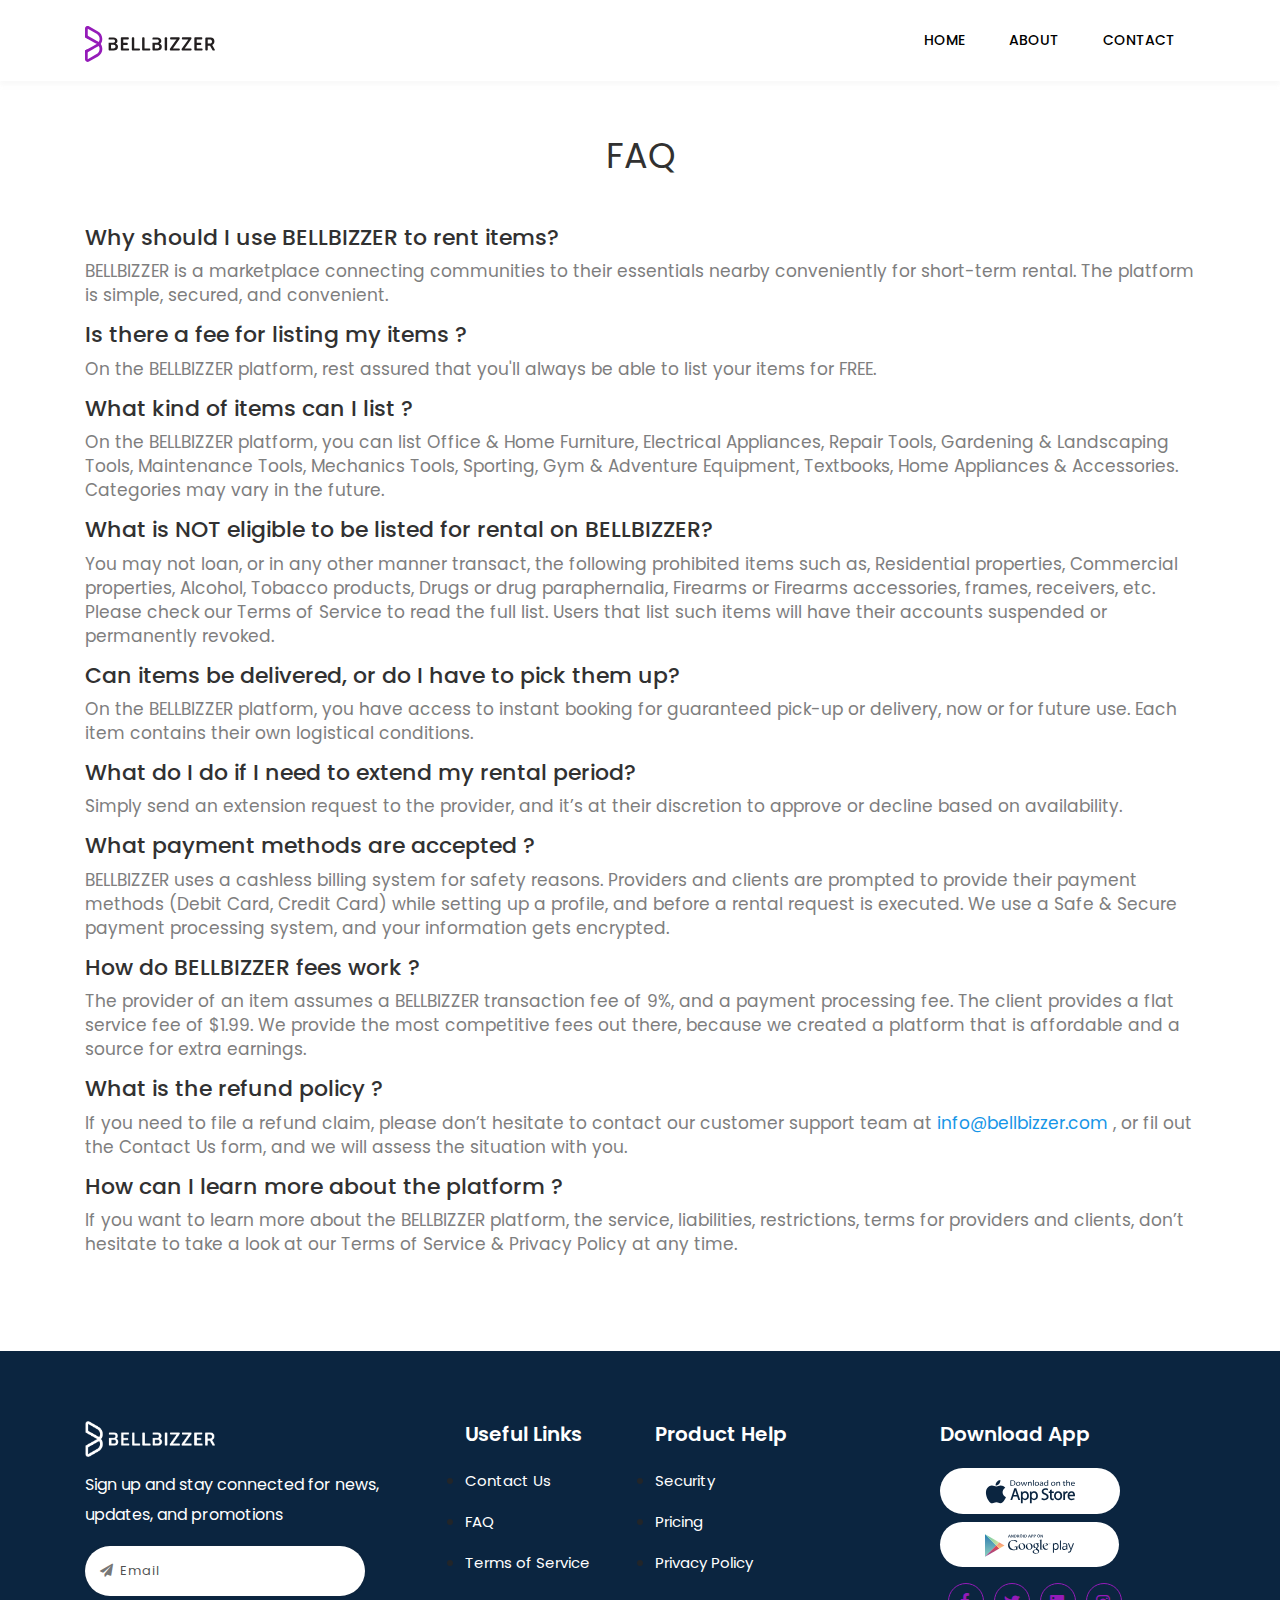
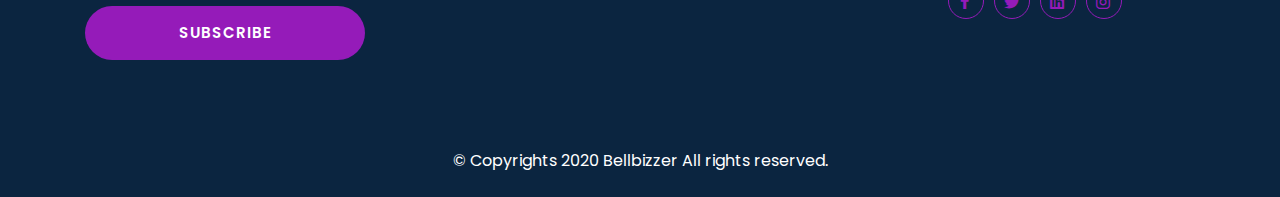
<file: faq.html>
<!doctype html>
<html class="no-js" lang="">
    <head>
        <meta charset="utf-8">
        <meta http-equiv="x-ua-compatible" content="ie=edge">
        <title>FAQ</title>
        <meta name="description" content="">
        <meta name="viewport" content="width=device-width, initial-scale=1">

        <link rel="manifest" href="site.webmanifest">
		<link rel="shortcut icon" type="image/x-icon" href="img/favicon.ico">
        <!-- Place favicon.ico in the root directory -->

	    <!-- CSS here -->
        <link rel="stylesheet" href="css/bootstrap.min.css">
	    <link rel="stylesheet" href="https://stackpath.bootstrapcdn.com/font-awesome/4.7.0/css/font-awesome.min.css">
        <!-- Add the slick-theme.css if you want default styling -->
        <link rel="stylesheet" type="text/css" href="css/slick.css"/>
        <!-- Add the slick-theme.css if you want default styling -->
        <link rel="stylesheet" type="text/css" href="css/slick-theme.css"/>
        <link rel="stylesheet" type="text/css" href="css/owl.carousel.min.css"/>
        <link rel="stylesheet" href="css/magnific-popup.css">
        <link rel="stylesheet" href="css/fontawesome-all.min.css">
        <link rel="stylesheet" href="css/default.css">
        <link rel="stylesheet" href="css/meanmenu.css">
        <link rel="stylesheet" href="css/style.css">
        <link rel="stylesheet" href="css/responsive.css">

    </head>
    <body>
        <!--[if lte IE 9]>
            <p class="browserupgrade">You are using an <strong>outdated</strong> browser. Please <a href="https://browsehappy.com/">upgrade your browser</a> to improve your experience and security.</p>
        <![endif]-->

        <!--=========== Main Header area ===============-->
        <header id="header">
            <div class="main-navigation">
                <div class="container">
                    <div class="row">
                        <!-- logo-area-->
                        <div class="col-xl-2 col-lg-3 col-md-3">
                            <div class="logo-area">
                                <a href="index.html"><img src="img/logo.svg" alt="app"></a>
                            </div>
                        </div>
                        <!-- mainmenu-area-->
                        <div class="col-xl-10 col-lg-9 col-md-9">
                            <div class="main-menu f-right">
                                <nav id="mobile-menu">
                                    <ul>
                                        <li>
                                            <a class="current" href="index.html">home</a>
                                        </li>
                                        <li>
                                            <a href="about-us.html">About</a>
                                        </li>
                                        <!--<li>-->
                                        <!--<a href="#skill">Skills</a>-->
                                        <!--</li>-->
                                        <!--<li>-->
                                        <!--<a href="#project">Projects</a>-->
                                        <!--</li>-->
                                        <li>
                                            <a href="contact-us.html">Contact</a>
                                        </li>
                                    </ul>
                                </nav>
                            </div>
                            <!-- mobile menu-->
                            <div class="mobile-menu"></div>
                        </div>
                    </div>
                </div>
            </div>
        </header>

        <!--============ FAQ Text =============-->

        <section class="common-text-page">
        <div class="container">
            <div class="row">
                <div class="col-lg-12">
                    <h2 class="text-center mb-5">FAQ</h2>
                </div>
                <div class="col-sm-12 col-md-12 col-lg-12">
                    <div class="title">
                        <h1> Why should I use BELLBIZZER to rent items?</h1>
                        <p>BELLBIZZER is a marketplace connecting communities to their essentials nearby conveniently for short-term rental. The platform is simple, secured, and convenient.</p>
                    </div>
                     <div class="title">
                    <h1>Is there a fee for listing my items ?</h1>
                         <p>On the BELLBIZZER platform, rest assured that you'll always be able to list your items for FREE.</p></div>
                     <div class="title">
                    <h1>What kind of items can I list ?</h1>
                    <p>On the BELLBIZZER platform, you can list Office & Home Furniture, Electrical Appliances, Repair Tools, Gardening & Landscaping Tools, Maintenance Tools, Mechanics Tools, Sporting, Gym & Adventure Equipment, Textbooks, Home Appliances & Accessories. Categories may vary in the future.</p></div>
                     <div class="title">
                    <h1>What is NOT eligible to be listed for rental on BELLBIZZER?</h1>
                    <p>You may not loan, or in any other manner transact, the following prohibited items such as, Residential properties, Commercial properties, Alcohol, Tobacco products, Drugs or drug paraphernalia, Firearms or Firearms accessories, frames, receivers, etc. Please check our Terms of Service to read the full list. Users that list such items will have their accounts suspended or permanently revoked.</p></div>
                     <div class="title">
                    <h1>Can items be delivered, or do I have to pick them up?</h1>
                    <p>On the BELLBIZZER platform, you have access to instant booking for guaranteed pick-up or delivery, now or for future use. Each item contains their own logistical conditions.</p></div>
                     <div class="title">
                    <h1>What do I do if I need to extend my rental period?</h1>
                    <p>Simply send an extension request to the provider, and it’s at their discretion to approve or decline based on availability.</p></div>
                     <div class="title">
                    <h1>What payment methods are accepted ?</h1>
                   <p> BELLBIZZER uses a cashless billing system for safety reasons. Providers and clients are prompted to provide their payment methods (Debit Card, Credit Card) while setting up a profile, and before a rental request is executed. We use a Safe & Secure payment processing system, and your information gets encrypted.</p></div>
                     <div class="title">
                    <h1>How do BELLBIZZER fees work ?</h1>
                    <p>The provider of an item assumes a BELLBIZZER transaction fee of 9%, and a payment processing fee. The client provides a flat service fee of $1.99. We provide the most competitive fees out there, because we created a platform that is affordable and a source for extra earnings.</p></div>
                     <div class="title">
                    <h1>What is the refund policy ?</h1>
                    <p>If you need to file a refund claim, please don’t hesitate to contact our customer support team at <a href="mailto:info@bellbizzer.com">info@bellbizzer.com</a> , or fil out the Contact Us form, and we will assess the situation with you.</p></div>
                     <div class="title">
                    <h1>How can I learn more about the platform ?</h1>
                    <p>If you want to learn more about the BELLBIZZER platform, the service, liabilities, restrictions, terms for providers and clients, don’t hesitate to take a look at our Terms of Service & Privacy Policy at any time.</p></div>

                </div>
            </div>
        </div>
        </section>



        <!--=========== Footer Area ============-->
        <footer class="footer-area">
            <!-- Footer Top -->
            <div class="footer-top ptb_100">
                <div class="container">
                    <div class="row">
                        <div class="col-12 col-sm-6 col-lg-4">
                            <!-- Footer Items -->
                            <div class="footer-items footer-left">
                                <!-- Logo -->
                                <a class="navbar-brand" href="#">
                                    <img class="logo" src="img/w-logo.png" alt="">
                                </a>
                                <p class="mt-2 mb-3">Sign up and stay connected for news, updates, and promotions</p>
                                <div class="form-bg">

                                    <form class="form-horizontal">

                                        <div class="form-group">
                                            <span class="input-icon"><i class="fas fa-paper-plane"></i></span>
                                            <input class="form-control" name="email" id="f_email" type="email" required placeholder="Email" pattern="[a-z0-9._%+-]+@[a-z0-9.-]+\.[a-z]{2,}$">
                                        </div>
                                        <button class="btn signin f-subscribe">Subscribe</button>

                                    </form>

                                </div>

                            </div>
                        </div>
                        <div class="col-12 col-sm-6 col-lg-2">
                            <!-- Footer Items -->
                            <div class="footer-items">
                                <!-- Footer Title -->
                                <h3 class="footer-title mb-2">Useful Links</h3>
                                <ul>
                                    <li class="py-2"><a href="contact-us.html">Contact Us</a></li>
                                    <li class="py-2"><a href="faq.html">FAQ </a></li>
                                    <li class="py-2"><a href="terms-service.html">Terms of Service</a></li>
                                </ul>
                            </div>
                        </div>
                        <div class="col-12 col-sm-6 col-lg-3">
                            <!-- Footer Items -->
                            <div class="footer-items">
                                <!-- Footer Title -->
                                <h3 class="footer-title mb-2">Product Help</h3>
                                <ul>
                                    <li class="py-2"><a href="security.html">Security</a></li>
                                    <li class="py-2"><a href="pricing.html">Pricing </a></li>
                                    <li class="py-2"><a href="privacy-policy.html">Privacy Policy</a></li>
                                </ul>
                            </div>
                        </div>
                        <div class="col-12 col-sm-6 col-lg-3">
                            <!-- Footer Items -->
                            <div class="footer-items">
                                <!-- Footer Title -->
                                <h3 class="footer-title mb-2">Download App</h3>
                                <!-- Store Buttons -->
                                <div class="button-group store-buttons store-black d-flex flex-wrap pt-2">
                                    <a href="#">
                                        <!--<img src="img/ios-btn.png" alt="">-->
                                        <img src="img/home-icon/iso-download.svg" alt="">
                                    </a>
                                    <a href="#">
                                        <img src="img/home-icon/android-dw-icon.svg" alt="">
                                    </a>
                                </div>
                                <!-- Social Icons -->
                                <div class="social-icons d-flex">

                                    <div class='demopadding'>
                                        <div class='icon social fb'><a href="https://www.facebook.com/BELLBIZZERinc/" target="_blank"><i class='fab fa-facebook-f'></i></a></div>
                                        <div class='icon social tw'><a href="https://twitter.com/bellbizzer" target="_blank"><i class='fab fa-twitter'></i></a></div>
                                        <div class='icon social vin'><a href="https://www.linkedin.com/company/bellbizzerinc/?viewAsMember=true" target="_blank"><i class='fab fa-linkedin'></i></a></div>
                                        <div class='icon social insta'><a href="https://www.instagram.com/bellbizzer/" target="_blank"><i class='fab fa-instagram'></i></a></div>
                                    </div>
                                </div>
                            </div>
                        </div>
                    </div>
                </div>
            </div>

            <!-- Footer Bottom -->
            <div class="footer-bottom">
                <div class="container">
                    <div class="row">
                        <div class="col-12">
                            <!-- Copyright Area -->
                            <div class="copyright-area text-center py-4">
                                <!-- Copyright Left -->
                                <div class="copyright-center">© Copyrights 2020 Bellbizzer All rights reserved.</div>
                                <!-- Copyright Right -->
                                <!--<div class="copyright-right">Made with <i class="fas fa-heart"></i> By <a-->
                                <!--href="#">Bellbizzer</a></div>-->
                            </div>
                        </div>
                    </div>
                </div>
            </div>
        </footer>

        <!-- JS here -->
        <script src="js/vendor/modernizr-3.5.0.min.js"></script>
        <script src="js/vendor/jquery-3.2.1.min.js"></script>
        <script src="js/popper.min.js"></script>
        <script src="js/bootstrap.min.js"></script>
        <script type="text/javascript" src="js/slick.min.js"></script>
        <script type="text/javascript" src="js/owl.carousel.min.js"></script>
        <script src="js/isotope.pkgd.min.js"></script>
        <script src="js/ajax-form.js"></script>
        <script src="js/imagesloaded.pkgd.min.js"></script>
        <script src="js/jquery.magnific-popup.min.js"></script>
        <script src="js/jquery.counterup.min.js"></script>
        <script src="js/meanmenu.min.js"></script>
        <script src="js/aos.min.js"></script>
        <script src="js/plugins.js"></script>
        <script src="js/intlTelInput.js"></script>
        <script src="js/utils.js"></script>
        <script src="js/main.js"></script>

        <script>
            var input = document.querySelector("#phone");
            window.intlTelInput(input, {

                utilsScript: "build/js/utils.js",
            });
            $(document).ready(function(){


                $(".f-subscribe").click(function() {

                    var email = $("#f_email").val();

                    var dataString = '&email=' + email;

                    $.ajax({
                        type: "POST",
                        url: "footer-mail.php",
                        data: dataString,
                        error: function (request, error) {
                            //$('.output_message').text('Error Sending email!');
                            alert('Error Sending email!');
                        },
                        success: function () {
                            // $('.output_message').text('Message Sent!');
                            alert('Mail Sent!');
                        }

                    });

                    return false;
                });
            });
        </script>

    </body>
</html>
</file>
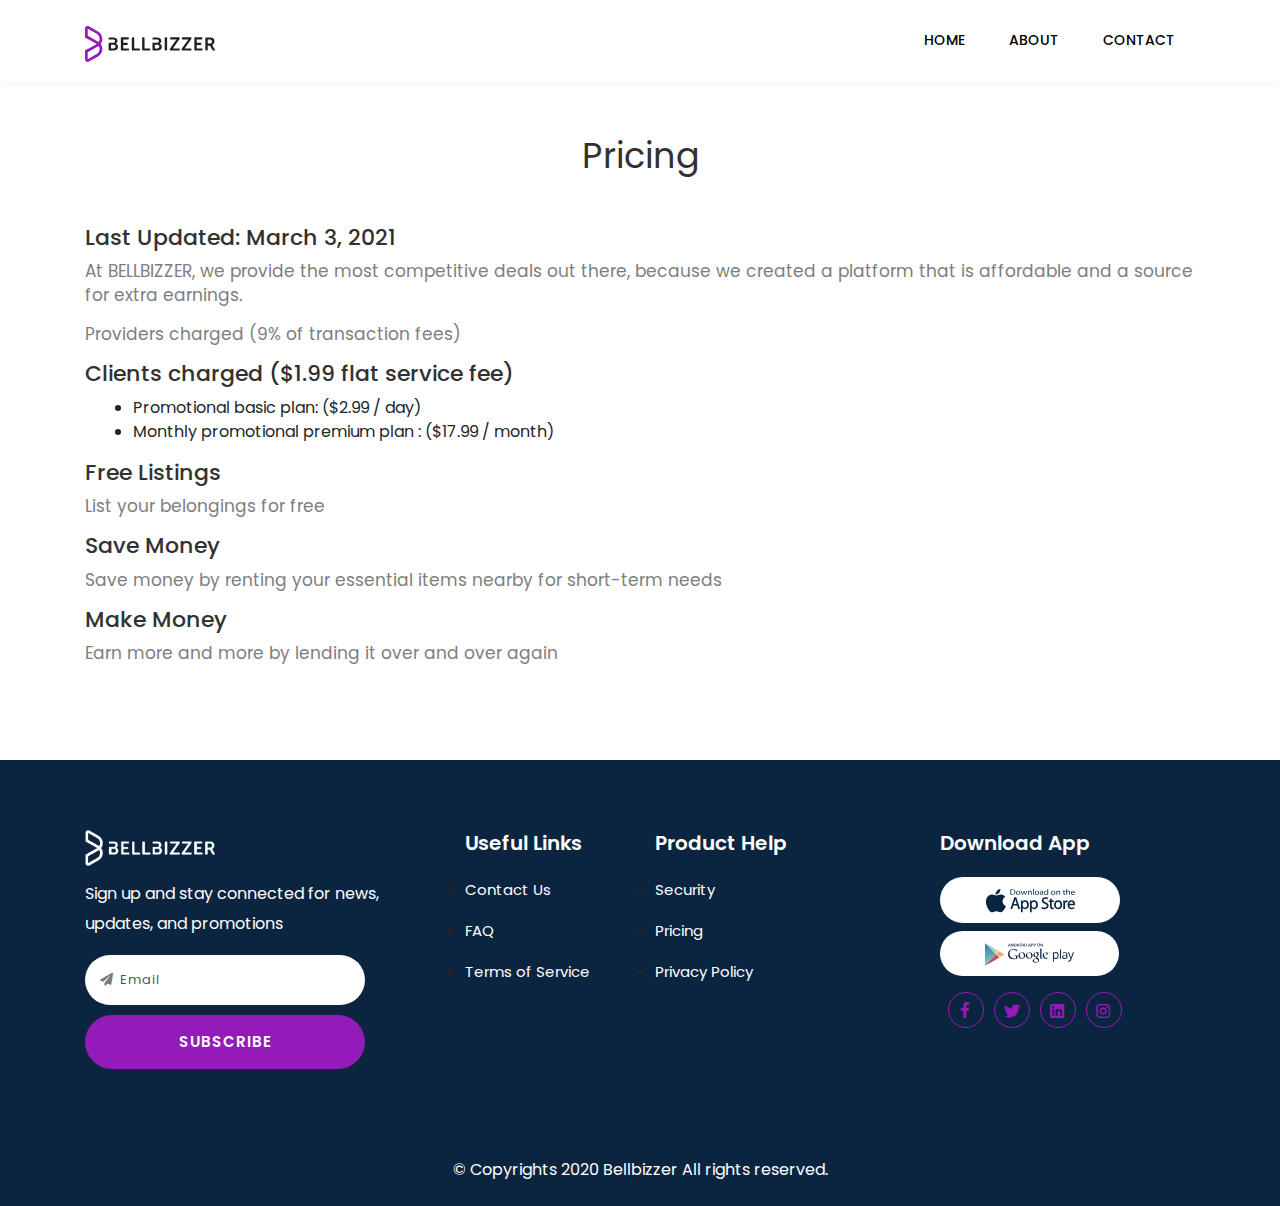
<file: pricing.html>
<!doctype html>
<html class="no-js" lang="">
    <head>
        <meta charset="utf-8">
        <meta http-equiv="x-ua-compatible" content="ie=edge">
        <title>Pricing</title>
        <meta name="description" content="">
        <meta name="viewport" content="width=device-width, initial-scale=1">

        <link rel="manifest" href="site.webmanifest">
		<link rel="shortcut icon" type="image/x-icon" href="img/favicon.ico">
        <!-- Place favicon.ico in the root directory -->

	    <!-- CSS here -->
        <link rel="stylesheet" href="css/bootstrap.min.css">
	    <link rel="stylesheet" href="https://stackpath.bootstrapcdn.com/font-awesome/4.7.0/css/font-awesome.min.css">
        <!-- Add the slick-theme.css if you want default styling -->
        <link rel="stylesheet" type="text/css" href="css/slick.css"/>
        <!-- Add the slick-theme.css if you want default styling -->
        <link rel="stylesheet" type="text/css" href="css/slick-theme.css"/>
        <link rel="stylesheet" type="text/css" href="css/owl.carousel.min.css"/>
        <link rel="stylesheet" href="css/magnific-popup.css">
        <link rel="stylesheet" href="css/fontawesome-all.min.css">
        <link rel="stylesheet" href="css/default.css">
        <link rel="stylesheet" href="css/meanmenu.css">
        <link rel="stylesheet" href="css/style.css">
        <link rel="stylesheet" href="css/responsive.css">

    </head>
    <body>
        <!--[if lte IE 9]>
            <p class="browserupgrade">You are using an <strong>outdated</strong> browser. Please <a href="https://browsehappy.com/">upgrade your browser</a> to improve your experience and security.</p>
        <![endif]-->

        <!--=========== Main Header area ===============-->
        <header id="header">
            <div class="main-navigation">
                <div class="container">
                    <div class="row">
                        <!-- logo-area-->
                        <div class="col-xl-2 col-lg-3 col-md-3">
                            <div class="logo-area">
                                <a href="index.html"><img src="img/logo.svg" alt="app"></a>
                            </div>
                        </div>
                        <!-- mainmenu-area-->
                        <div class="col-xl-10 col-lg-9 col-md-9">
                            <div class="main-menu f-right">
                                <nav id="mobile-menu">
                                    <ul>
                                        <li>
                                            <a class="current" href="index.html">home</a>
                                        </li>
                                        <li>
                                            <a href="about-us.html">About</a>
                                        </li>
                                        <!--<li>-->
                                        <!--<a href="#skill">Skills</a>-->
                                        <!--</li>-->
                                        <!--<li>-->
                                        <!--<a href="#project">Projects</a>-->
                                        <!--</li>-->
                                        <li>
                                            <a href="contact-us.html">Contact</a>
                                        </li>
                                    </ul>
                                </nav>
                            </div>
                            <!-- mobile menu-->
                            <div class="mobile-menu"></div>
                        </div>
                    </div>
                </div>
            </div>
        </header>

        <!--============ FAQ Text =============-->

        <section class="common-text-page">
        <div class="container">
            <div class="row">
                <div class="col-lg-12">
                    <h2 class="text-center mb-5">Pricing</h2>
                </div>
                <div class="col-sm-12 col-md-12 col-lg-12">
                    <div class="title">

                        <h1>Last Updated: March 3, 2021</h1>
                        <p>At BELLBIZZER, we provide the most competitive deals out there, because we created a platform that is affordable and a source for extra earnings.</p>
                        <p>Providers charged (9% of transaction fees)</p>
                        <h1>Clients charged ($1.99 flat service fee)</h1>
                        <ul class="ml-5">
                            <li>Promotional basic plan: ($2.99 / day)</li>
                            <li>Monthly promotional premium plan : ($17.99 / month)</li>
                        </ul>

                        <h1 class="mt-3">Free Listings</h1>
                        <p>List your belongings for free</p>
                        <h1>Save Money</h1>
                        <p>Save money by renting your essential items nearby for short-term needs</p>
                        <h1>Make Money</h1>
                        <p>Earn more and more by lending it over and over again</p>


                    </div>

                </div>
            </div>
        </div>
        </section>



        <!--=========== Footer Area ============-->
        <footer class="footer-area">
            <!-- Footer Top -->
            <div class="footer-top ptb_100">
                <div class="container">
                    <div class="row">
                        <div class="col-12 col-sm-6 col-lg-4">
                            <!-- Footer Items -->
                            <div class="footer-items footer-left">
                                <!-- Logo -->
                                <a class="navbar-brand" href="#">
                                    <img class="logo" src="img/w-logo.png" alt="">
                                </a>
                                <p class="mt-2 mb-3">Sign up and stay connected for news, updates, and promotions</p>
                                <div class="form-bg">

                                    <form class="form-horizontal">

                                        <div class="form-group">
                                            <span class="input-icon"><i class="fas fa-paper-plane"></i></span>
                                            <input class="form-control" name="email" id="f_email" type="email" required placeholder="Email" pattern="[a-z0-9._%+-]+@[a-z0-9.-]+\.[a-z]{2,}$">
                                        </div>
                                        <button class="btn signin f-subscribe">Subscribe</button>

                                    </form>

                                </div>

                            </div>
                        </div>
                        <div class="col-12 col-sm-6 col-lg-2">
                            <!-- Footer Items -->
                            <div class="footer-items">
                                <!-- Footer Title -->
                                <h3 class="footer-title mb-2">Useful Links</h3>
                                <ul>
                                    <li class="py-2"><a href="contact-us.html">Contact Us</a></li>
                                    <li class="py-2"><a href="faq.html">FAQ </a></li>
                                    <li class="py-2"><a href="terms-service.html">Terms of Service</a></li>
                                </ul>
                            </div>
                        </div>
                        <div class="col-12 col-sm-6 col-lg-3">
                            <!-- Footer Items -->
                            <div class="footer-items">
                                <!-- Footer Title -->
                                <h3 class="footer-title mb-2">Product Help</h3>
                                <ul>
                                    <li class="py-2"><a href="security.html">Security</a></li>
                                    <li class="py-2"><a href="pricing.html">Pricing </a></li>
                                    <li class="py-2"><a href="privacy-policy.html">Privacy Policy</a></li>
                                </ul>
                            </div>
                        </div>
                        <div class="col-12 col-sm-6 col-lg-3">
                            <!-- Footer Items -->
                            <div class="footer-items">
                                <!-- Footer Title -->
                                <h3 class="footer-title mb-2">Download App</h3>
                                <!-- Store Buttons -->
                                <div class="button-group store-buttons store-black d-flex flex-wrap pt-2">
                                    <a href="#">
                                        <!--<img src="img/ios-btn.png" alt="">-->
                                        <img src="img/home-icon/iso-download.svg" alt="">
                                    </a>
                                    <a href="#">
                                        <img src="img/home-icon/android-dw-icon.svg" alt="">
                                    </a>
                                </div>
                                <!-- Social Icons -->
                                <div class="social-icons d-flex">

                                    <div class='demopadding'>
                                        <div class='icon social fb'><a href="https://www.facebook.com/BELLBIZZERinc/" target="_blank"><i class='fab fa-facebook-f'></i></a></div>
                                        <div class='icon social tw'><a href="https://twitter.com/bellbizzer" target="_blank"><i class='fab fa-twitter'></i></a></div>
                                        <div class='icon social vin'><a href="https://www.linkedin.com/company/bellbizzerinc/?viewAsMember=true" target="_blank"><i class='fab fa-linkedin'></i></a></div>
                                        <div class='icon social insta'><a href="https://www.instagram.com/bellbizzer/" target="_blank"><i class='fab fa-instagram'></i></a></div>
                                    </div>
                                </div>
                            </div>
                        </div>
                    </div>
                </div>
            </div>

            <!-- Footer Bottom -->
            <div class="footer-bottom">
                <div class="container">
                    <div class="row">
                        <div class="col-12">
                            <!-- Copyright Area -->
                            <div class="copyright-area text-center py-4">
                                <!-- Copyright Left -->
                                <div class="copyright-center">© Copyrights 2020 Bellbizzer All rights reserved.</div>
                                <!-- Copyright Right -->
                                <!--<div class="copyright-right">Made with <i class="fas fa-heart"></i> By <a-->
                                <!--href="#">Bellbizzer</a></div>-->
                            </div>
                        </div>
                    </div>
                </div>
            </div>
        </footer>

        <!-- JS here -->
        <script src="js/vendor/modernizr-3.5.0.min.js"></script>
        <script src="js/vendor/jquery-3.2.1.min.js"></script>
        <script src="js/popper.min.js"></script>
        <script src="js/bootstrap.min.js"></script>
        <script type="text/javascript" src="js/slick.min.js"></script>
        <script type="text/javascript" src="js/owl.carousel.min.js"></script>
        <script src="js/isotope.pkgd.min.js"></script>
        <script src="js/ajax-form.js"></script>
        <script src="js/imagesloaded.pkgd.min.js"></script>
        <script src="js/jquery.magnific-popup.min.js"></script>
        <script src="js/jquery.counterup.min.js"></script>
        <script src="js/meanmenu.min.js"></script>
        <script src="js/aos.min.js"></script>
        <script src="js/plugins.js"></script>
        <script src="js/intlTelInput.js"></script>
        <script src="js/utils.js"></script>
        <script src="js/main.js"></script>

        <script>
            var input = document.querySelector("#phone");
            window.intlTelInput(input, {

                utilsScript: "build/js/utils.js",
            });
            $(document).ready(function(){


                $(".f-subscribe").click(function() {

                    var email = $("#f_email").val();

                    var dataString = '&email=' + email;

                    $.ajax({
                        type: "POST",
                        url: "footer-mail.php",
                        data: dataString,
                        error: function (request, error) {
                            //$('.output_message').text('Error Sending email!');
                            alert('Error Sending email!');
                        },
                        success: function () {
                            // $('.output_message').text('Message Sent!');
                            alert('Mail Sent!');
                        }

                    });

                    return false;
                });
            });
        </script>

    </body>
</html>
</file>
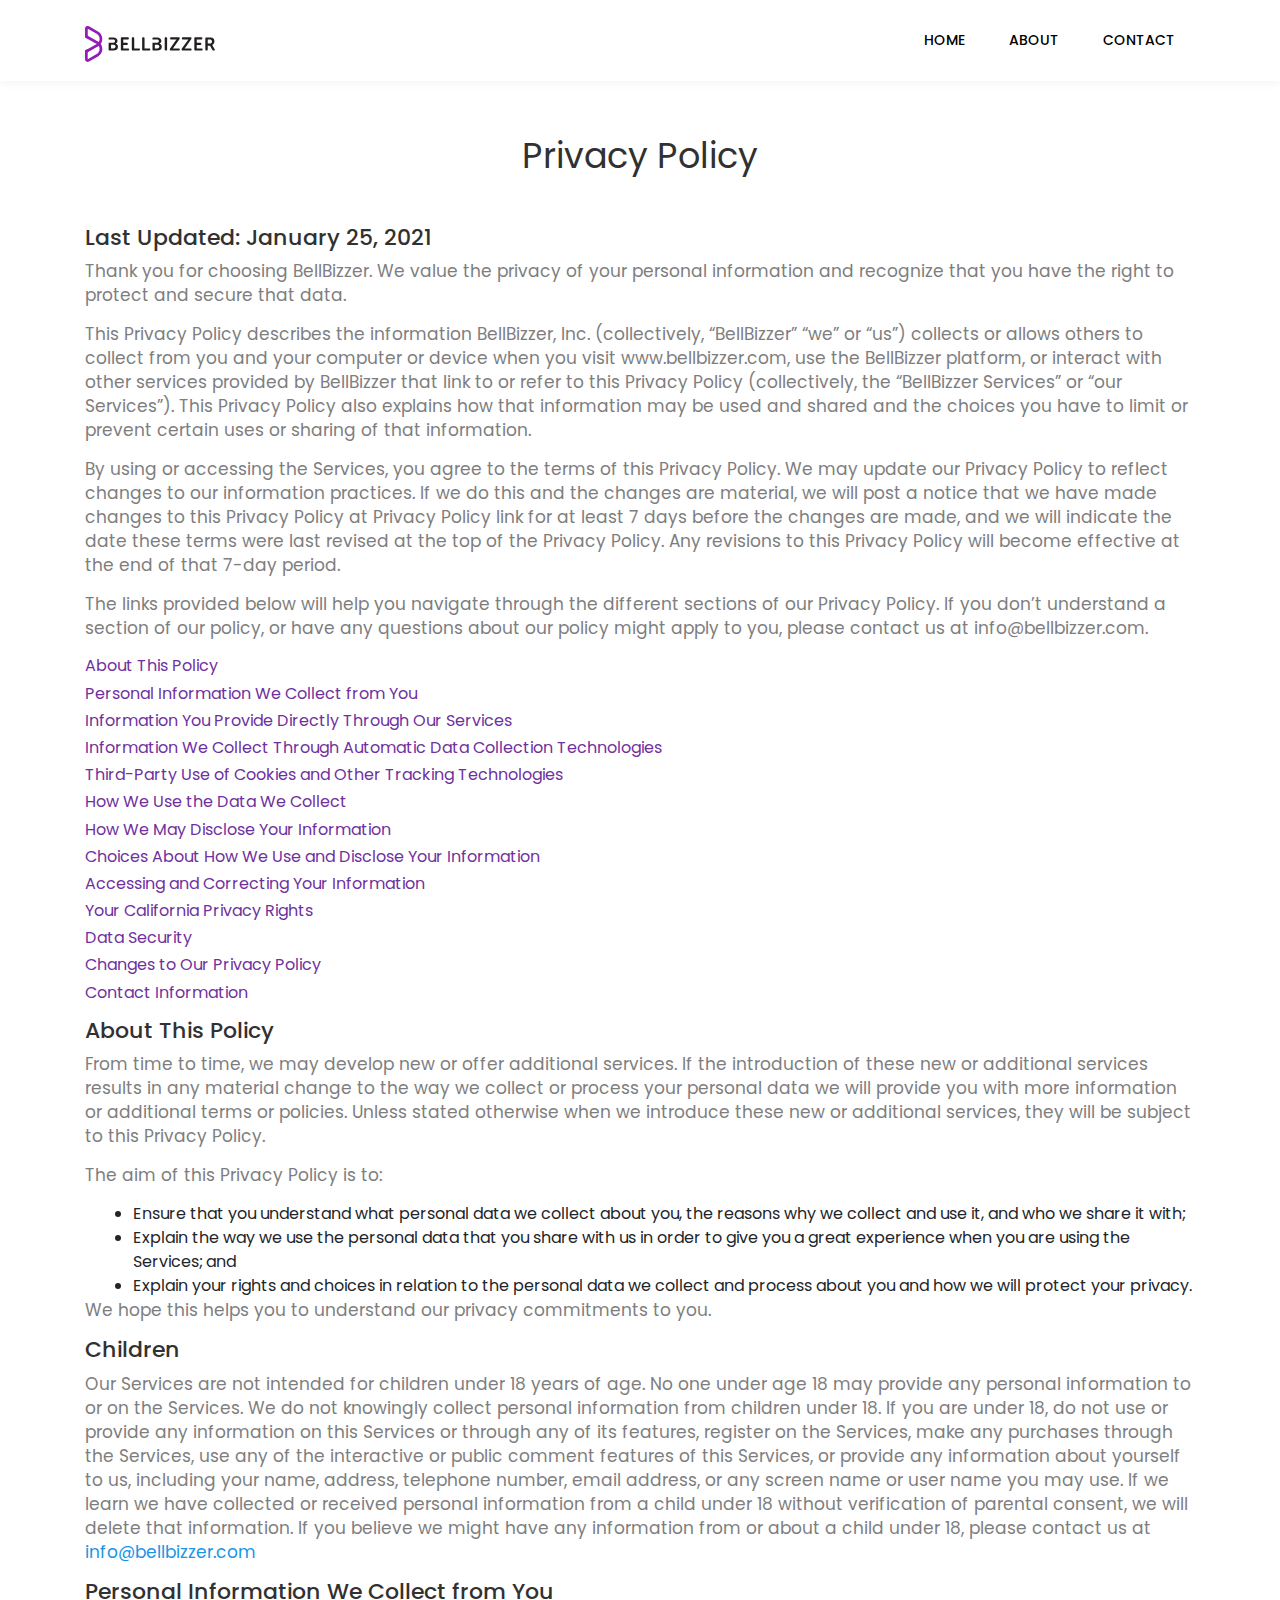
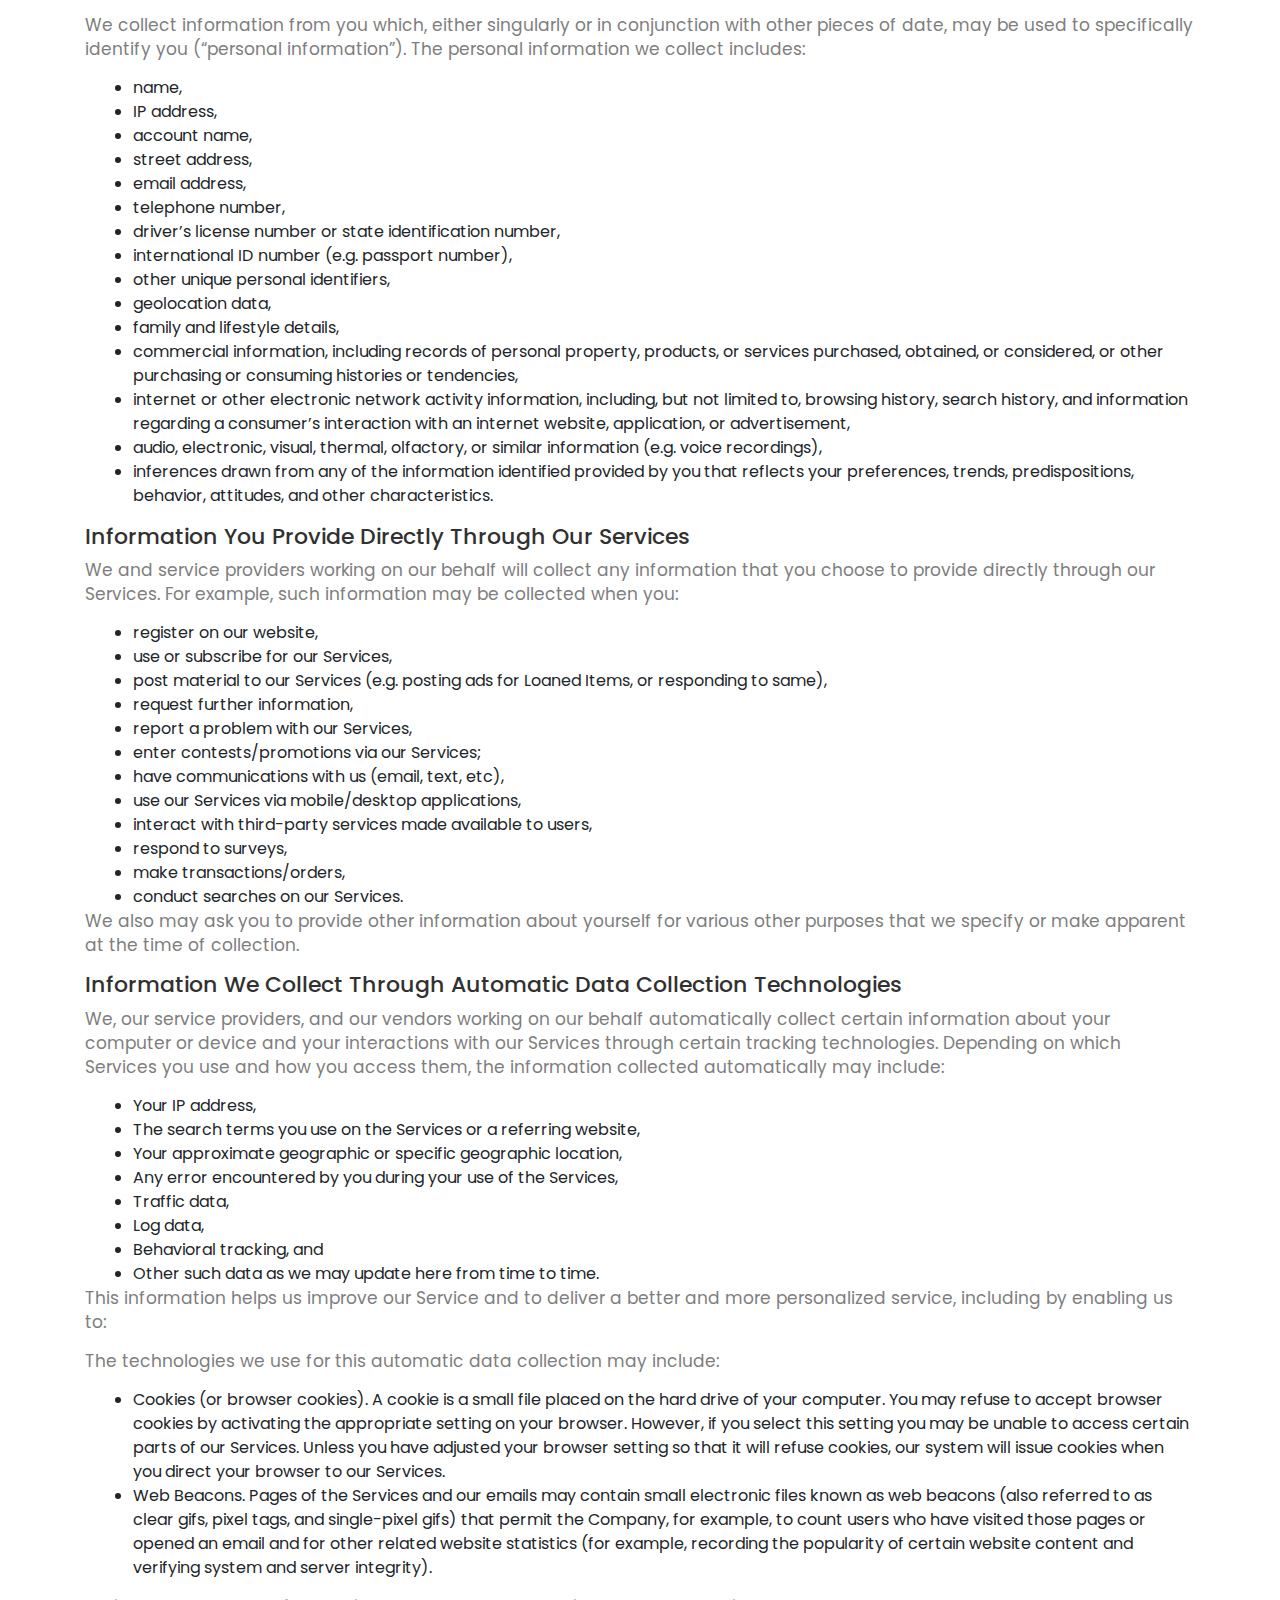
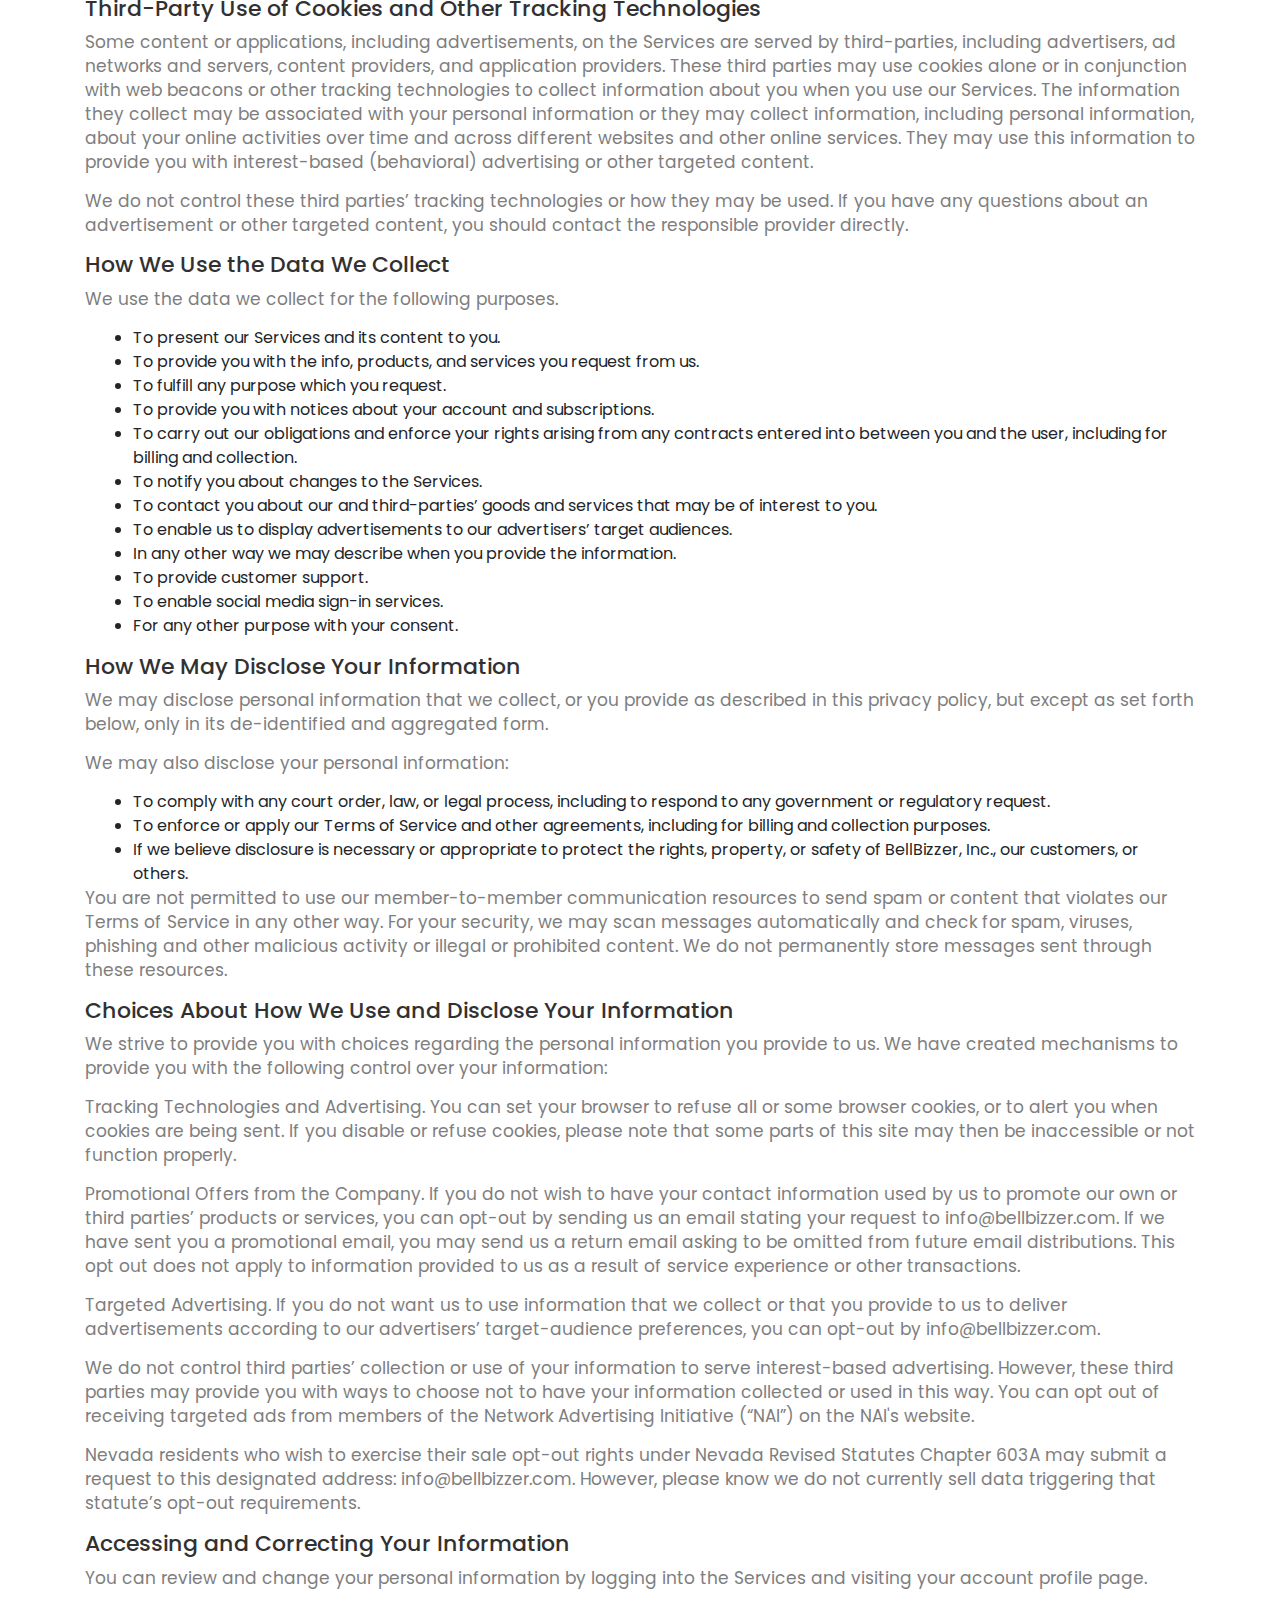
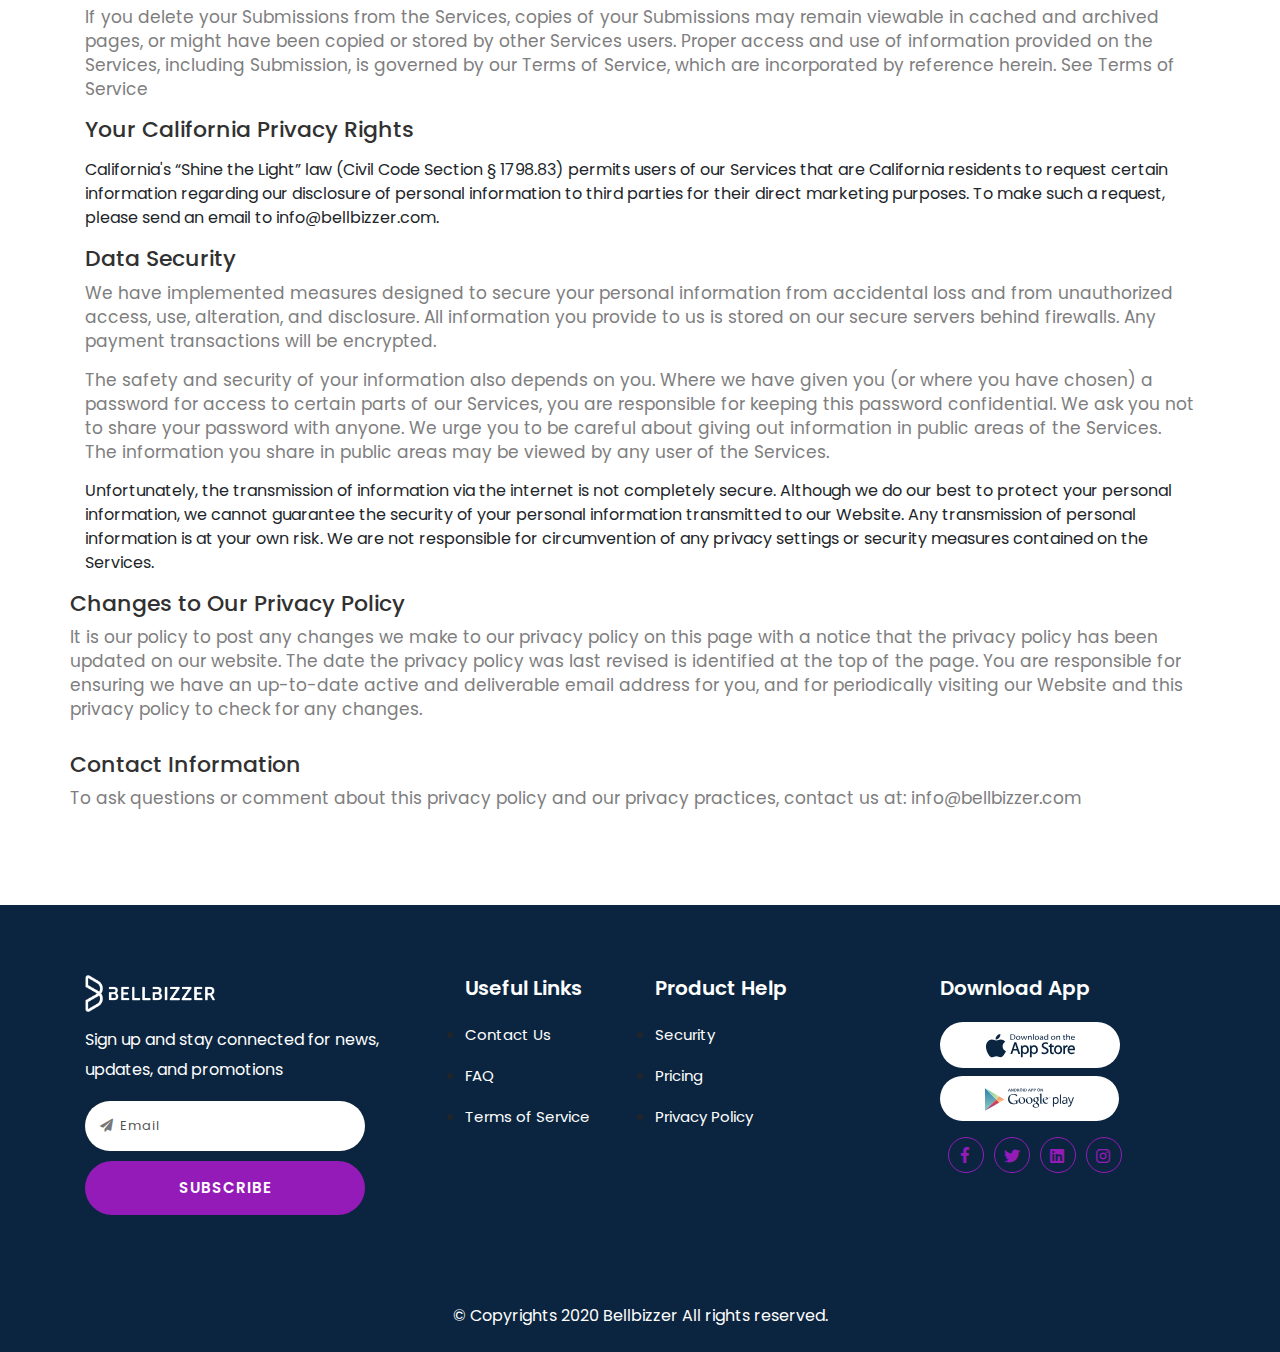
<file: privacy-policy.html>
<!doctype html>
<html class="no-js" lang="">
    <head>
        <meta charset="utf-8">
        <meta http-equiv="x-ua-compatible" content="ie=edge">
        <title>Privacy Policy</title>
        <meta name="description" content="">
        <meta name="viewport" content="width=device-width, initial-scale=1">

        <link rel="manifest" href="site.webmanifest">
		<link rel="shortcut icon" type="image/x-icon" href="img/favicon.ico">
        <!-- Place favicon.ico in the root directory -->

	    <!-- CSS here -->
        <link rel="stylesheet" href="css/bootstrap.min.css">
	    <link rel="stylesheet" href="https://stackpath.bootstrapcdn.com/font-awesome/4.7.0/css/font-awesome.min.css">
        <!-- Add the slick-theme.css if you want default styling -->
        <link rel="stylesheet" type="text/css" href="css/slick.css"/>
        <!-- Add the slick-theme.css if you want default styling -->
        <link rel="stylesheet" type="text/css" href="css/slick-theme.css"/>
        <link rel="stylesheet" type="text/css" href="css/owl.carousel.min.css"/>
        <link rel="stylesheet" href="css/magnific-popup.css">
        <link rel="stylesheet" href="css/fontawesome-all.min.css">
        <link rel="stylesheet" href="css/default.css">
        <link rel="stylesheet" href="css/meanmenu.css">
        <link rel="stylesheet" href="css/style.css">
        <link rel="stylesheet" href="css/responsive.css">

    </head>
    <body>
        <!--[if lte IE 9]>
            <p class="browserupgrade">You are using an <strong>outdated</strong> browser. Please <a href="https://browsehappy.com/">upgrade your browser</a> to improve your experience and security.</p>
        <![endif]-->

        <!--=========== Main Header area ===============-->
        <header id="header">
            <div class="main-navigation">
                <div class="container">
                    <div class="row">
                        <!-- logo-area-->
                        <div class="col-xl-2 col-lg-3 col-md-3">
                            <div class="logo-area">
                                <a href="index.html"><img src="img/logo.svg" alt="app"></a>
                            </div>
                        </div>
                        <!-- mainmenu-area-->
                        <div class="col-xl-10 col-lg-9 col-md-9">
                            <div class="main-menu f-right">
                                <nav id="mobile-menu">
                                    <ul>
                                        <li>
                                            <a class="current" href="index.html">home</a>
                                        </li>
                                        <li>
                                            <a href="about-us.html">About</a>
                                        </li>
                                        <!--<li>-->
                                        <!--<a href="#skill">Skills</a>-->
                                        <!--</li>-->
                                        <!--<li>-->
                                        <!--<a href="#project">Projects</a>-->
                                        <!--</li>-->
                                        <li>
                                            <a href="contact-us.html">Contact</a>
                                        </li>
                                    </ul>
                                </nav>
                            </div>
                            <!-- mobile menu-->
                            <div class="mobile-menu"></div>
                        </div>
                    </div>
                </div>
            </div>
        </header>

        <!--============ FAQ Text =============-->

        <section class="common-text-page">
        <div class="container">
            <li class="row">
                <div class="col-lg-12">
                    <h2 class="text-center mb-5">Privacy Policy</h2>
                </div>
                <div class="col-sm-12 col-md-12 col-lg-12">


                    <div class="title">

                        <h1>Last Updated: January 25, 2021</h1>
                        <p>Thank you for choosing BellBizzer.  We value the privacy of your personal information and recognize that you have the right to protect and secure that data.</p>
                        <p>This Privacy Policy describes the information BellBizzer, Inc. (collectively, “BellBizzer” “we” or “us”) collects or allows others to collect from you and your computer or device when you visit www.bellbizzer.com, use the BellBizzer platform, or interact with other services provided by BellBizzer that link to or refer to this Privacy Policy (collectively, the “BellBizzer Services” or “our Services”). This Privacy Policy also explains how that information may be used and shared and the choices you have to limit or prevent certain uses or sharing of that information.</p>
                        <p>By using or accessing the Services, you agree to the terms of this Privacy Policy.  We may update our Privacy Policy to reflect changes to our information practices. If we do this and the changes are material, we will post a notice that we have made changes to this Privacy Policy at Privacy Policy link for at least 7 days before the changes are made, and we will indicate the date these terms were last revised at the top of the Privacy Policy. Any revisions to this Privacy Policy will become effective at the end of that 7-day period.</p>
                        <p>The links provided below will help you navigate through the different sections of our Privacy Policy.  If you don’t understand a section of our policy, or have any questions about our policy might apply to you, please contact us at info@bellbizzer.com.</p>
                    </div>
                    <div class="title mt-3">
                        <h3 class="pp-h3">About This Policy</h3>
                        <h3 class="pp-h3">Personal Information We Collect from You</h3>
                        <h3 class="pp-h3">Information You Provide Directly Through Our Services</h3>
                        <h3 class="pp-h3">Information We Collect Through Automatic Data Collection Technologies</h3>
                        <h3 class="pp-h3">Third-Party Use of Cookies and Other Tracking Technologies</h3>
                        <h3 class="pp-h3">How We Use the Data We Collect</h3>
                        <h3 class="pp-h3">How We May Disclose Your Information</h3>
                        <h3 class="pp-h3">Choices About How We Use and Disclose Your Information</h3>
                        <h3 class="pp-h3">Accessing and Correcting Your Information</h3>
                        <h3 class="pp-h3">Your California Privacy Rights</h3>
                        <h3 class="pp-h3">Data Security</h3>
                        <h3 class="pp-h3">Changes to Our Privacy Policy</h3>
                        <h3 class="pp-h3">Contact Information</h3>
                    </div>
                    <div class="title mt-3">

                        <h1>About This Policy</h1>
                        <p>From time to time, we may develop new or offer additional services. If the introduction of these new or additional services results in any material change to the way we collect or process your personal data we will provide you with more information or additional terms or policies. Unless stated otherwise when we introduce these new or additional services, they will be subject to this Privacy Policy.</p>
                        <p>The aim of this Privacy Policy is to:</p>
                        <ul class="ml-5">
                            <li>Ensure that you understand what personal data we collect about you, the reasons why we collect and use it, and who we share it with;</li>
                            <li>Explain the way we use the personal data that you share with us in order to give you a great experience when you are using the Services; and</li>
                            <li>Explain your rights and choices in relation to the personal data we collect and process about you and how we will protect your privacy.</li>
                        </ul>

                        <p>We hope this helps you to understand our privacy commitments to you.</p>

                        <h1>Children</h1>
                        <p>Our Services are not intended for children under 18 years of age. No one under age 18 may provide any personal information to or on the Services. We do not knowingly collect personal information from children under 18. If you are under 18, do not use or provide any information on this Services or through any of its features, register on the Services, make any purchases through the Services, use any of the interactive or public comment features of this Services, or provide any information about yourself to us, including your name, address, telephone number, email address, or any screen name or user name you may use. If we learn we have collected or received personal information from a child under 18 without verification of parental consent, we will delete that information. If you believe we might have any information from or about a child under 18, please contact us at <a href="mailto:info@bellbizzer.com">info@bellbizzer.com</a></p>
                        <h1>Personal Information We Collect from You</h1>
                        <p>We collect information from you which, either singularly or in conjunction with other pieces of date, may be used to specifically identify you (“personal information”).  The personal information we collect includes:</p>
                        <ul class="ml-5">
                            <li>name,</li>
                            <li>IP address,</li>
                            <li>account name,</li>
                            <li>street address,</li>
                            <li>email address,</li>
                            <li>telephone number,</li>
                            <li>driver’s license number or state identification number,</li>
                            <li>international ID number (e.g. passport number),</li>
                            <li>other unique personal identifiers,</li>
                            <li>geolocation data,</li>
                            <li>family and lifestyle details,</li>
                            <li>commercial information, including records of personal property, products, or services purchased, obtained, or considered, or other purchasing or consuming histories or tendencies,</li>
                            <li>internet or other electronic network activity information, including, but not limited to, browsing history, search history, and information regarding a consumer’s interaction with an internet website, application, or advertisement,</li>
                            <li>audio, electronic, visual, thermal, olfactory, or similar information (e.g. voice recordings),</li>
                            <li>inferences drawn from any of the information identified provided by you that reflects your preferences, trends, predispositions, behavior, attitudes, and other characteristics.</li>
                        </ul>

                        <h1 class="mt-3">Information You Provide Directly Through Our Services</h1>

                        <p>We and service providers working on our behalf will collect any information that you choose to provide directly through our Services.  For example, such information may be collected when you:</p>
                        <ul class="ml-5">
                            <li>register on our website,</li>
                            <li>use or subscribe for our Services,</li>
                            <li>post material to our Services (e.g. posting ads for Loaned Items, or responding to same),</li>
                            <li>request further information,</li>
                            <li>report a problem with our Services,</li>
                            <li>enter contests/promotions via our Services;</li>
                            <li>have communications with us (email, text, etc),</li>
                            <li>use our Services via mobile/desktop applications,</li>
                            <li>interact with third-party services made available to users,</li>
                            <li>respond to surveys,</li>
                            <li>make transactions/orders,</li>
                            <li>conduct searches on our Services.</li>
                        </ul>
                        <p>We also may ask you to provide other information about yourself for various other purposes that we specify or make apparent at the time of collection.</p>

                        <h1>Information We Collect Through Automatic Data Collection Technologies</h1>

                    <p>We, our service providers, and our vendors working on our behalf automatically collect certain information about your computer or device and your interactions with our Services through certain tracking technologies. Depending on which Services you use and how you access them, the information collected automatically may include:</p>
                        <ul class="ml-5">
                            <li>Your IP address,</li>
                            <li>The search terms you use on the Services or a referring website,</li>
                            <li>Your approximate geographic or specific geographic location,</li>
                            <li>Any error encountered by you during your use of the Services,</li>
                            <li>Traffic data,</li>
                            <li>Log data,</li>
                            <li>Behavioral tracking, and</li>
                            <li>Other such data as we may update here from time to time.</li>
                        </ul>
                        <p>This information helps us improve our Service and to deliver a better and more personalized service, including by enabling us to:</p>
                        <p>The technologies we use for this automatic data collection may include:</p>
                        <ul class="ml-5">
                            <li>Cookies (or browser cookies). A cookie is a small file placed on the hard drive of your computer. You may refuse to accept browser cookies by activating the appropriate setting on your browser. However, if you select this setting you may be unable to access certain parts of our Services. Unless you have adjusted your browser setting so that it will refuse cookies, our system will issue cookies when you direct your browser to our Services.</li>
                            <li>Web Beacons. Pages of the Services and our emails may contain small electronic files known as web beacons (also referred to as clear gifs, pixel tags, and single-pixel gifs) that permit the Company, for example, to count users who have visited those pages or opened an email and for other related website statistics (for example, recording the popularity of certain website content and verifying system and server integrity).</li>
                        </ul>
                        <h1 class="mt-3">Third-Party Use of Cookies and Other Tracking Technologies</h1>
                        <p>Some content or applications, including advertisements, on the Services are served by third-parties, including advertisers, ad networks and servers, content providers, and application providers. These third parties may use cookies alone or in conjunction with web beacons or other tracking technologies to collect information about you when you use our Services. The information they collect may be associated with your personal information or they may collect information, including personal information, about your online activities over time and across different websites and other online services. They may use this information to provide you with interest-based (behavioral) advertising or other targeted content.</p>
                        <p>We do not control these third parties’ tracking technologies or how they may be used. If you have any questions about an advertisement or other targeted content, you should contact the responsible provider directly.</p>

                        <h1>How We Use the Data We Collect</h1>
                        <p>We use the data we collect for the following purposes.</p>
                        <ul class="ml-5">
                            <li>To present our Services and its content to you.</li>
                            <li>To provide you with the info, products, and services you request from us.</li>
                            <li>To fulfill any purpose which you request.</li>
                            <li>To provide you with notices about your account and subscriptions.</li>
                            <li>To carry out our obligations and enforce your rights arising from any contracts entered into between you and the user, including for billing and collection.</li>
                            <li>To notify you about changes to the Services.</li>
                            <li>To contact you about our and third-parties’ goods and services that may be of interest to you.</li>
                            <li>To enable us to display advertisements to our advertisers’ target audiences.</li>
                            <li>In any other way we may describe when you provide the information.</li>
                            <li>To provide customer support.</li>
                            <li>To enable social media sign-in services.</li>
                            <li>For any other purpose with your consent.</li>
                        </ul>
                        <h1 class="mt-3">How We May Disclose Your Information</h1>
                        <p>We may disclose personal information that we collect, or you provide as described in this privacy policy, but except as set forth below, only in its de-identified and aggregated form.</p>
                        <p>We may also disclose your personal information:</p>
                        <ul class="ml-5">
                            <li>To comply with any court order, law, or legal process, including to respond to any government or regulatory request.</li>
                            <li>To enforce or apply our Terms of Service and other agreements, including for billing and collection purposes.</li>
                            <li>If we believe disclosure is necessary or appropriate to protect the rights, property, or safety of BellBizzer, Inc., our customers, or others.</li>
                        </ul>
                        <p>You are not permitted to use our member-to-member communication resources to send spam or content that violates our Terms of Service in any other way. For your security, we may scan messages automatically and check for spam, viruses, phishing and other malicious activity or illegal or prohibited content. We do not permanently store messages sent through these resources.</p>

                        <h1 class="mt-3">Choices About How We Use and Disclose Your Information</h1>
                        <p>We strive to provide you with choices regarding the personal information you provide to us. We have created mechanisms to provide you with the following control over your information:</p>
                        <p>Tracking Technologies and Advertising. You can set your browser to refuse all or some browser cookies, or to alert you when cookies are being sent.  If you disable or refuse cookies, please note that some parts of this site may then be inaccessible or not function properly.</p>
                        <p>Promotional Offers from the Company. If you do not wish to have your contact information used by us to promote our own or third parties’ products or services, you can opt-out by sending us an email stating your request to info@bellbizzer.com. If we have sent you a promotional email, you may send us a return email asking to be omitted from future email distributions.  This opt out does not apply to information provided to us as a result of service experience or other transactions.</p>
                        <p>Targeted Advertising. If you do not want us to use information that we collect or that you provide to us to deliver advertisements according to our advertisers’ target-audience preferences, you can opt-out by info@bellbizzer.com.</p>
                        <p>We do not control third parties’ collection or use of your information to serve interest-based advertising. However, these third parties may provide you with ways to choose not to have your information collected or used in this way. You can opt out of receiving targeted ads from members of the Network Advertising Initiative (“NAI”) on the NAI's website.</p>
                        <p>Nevada residents who wish to exercise their sale opt-out rights under Nevada Revised Statutes Chapter 603A may submit a request to this designated address: info@bellbizzer.com.  However, please know we do not currently sell data triggering that statute’s opt-out requirements.</p>

                    <h1 class="mt-3">Accessing and Correcting Your Information</h1>
                        <p>You can review and change your personal information by logging into the Services and visiting your account profile page.</p>
                        <p>If you delete your Submissions from the Services, copies of your Submissions may remain viewable in cached and archived pages, or might have been copied or stored by other Services users.  Proper access and use of information provided on the Services, including Submission, is governed by our Terms of Service, which are incorporated by reference herein.  See Terms of Service</p>

                    <h1 class="mt-3">Your California Privacy Rights</h1>
                        <p></p>California's “Shine the Light” law (Civil Code Section § 1798.83) permits users of our Services that are California residents to request certain information regarding our disclosure of personal information to third parties for their direct marketing purposes. To make such a request, please send an email to info@bellbizzer.com.</div>

                    <h1 class="mt-3">Data Security</h1>
            <p>We have implemented measures designed to secure your personal information from accidental loss and from unauthorized access, use, alteration, and disclosure.  All information you provide to us is stored on our secure servers behind firewalls. Any payment transactions will be encrypted.</p>
            <p>The safety and security of your information also depends on you. Where we have given you (or where you have chosen) a password for access to certain parts of our Services, you are responsible for keeping this password confidential. We ask you not to share your password with anyone.  We urge you to be careful about giving out information in public areas of the Services. The information you share in public areas may be viewed by any user of the Services.</p>
            <p></p>Unfortunately, the transmission of information via the internet is not completely secure. Although we do our best to protect your personal information, we cannot guarantee the security of your personal information transmitted to our Website. Any transmission of personal information is at your own risk. We are not responsible for circumvention of any privacy settings or security measures contained on the Services.</div>

                    <h1 class="mt-3">Changes to Our Privacy Policy</h1>
            <p>It is our policy to post any changes we make to our privacy policy on this page with a notice that the privacy policy has been updated on our website.  The date the privacy policy was last revised is identified at the top of the page. You are responsible for ensuring we have an up-to-date active and deliverable email address for you, and for periodically visiting our Website and this privacy policy to check for any changes.</p>

                    <h1 class="mt-3">Contact Information</h1>
            <p>To ask questions or comment about this privacy policy and our privacy practices, contact us at: info@bellbizzer.com</p>
        </div>
                </div>
            </div>
        </div>
        </section>



        <!--=========== Footer Area ============-->
        <footer class="footer-area">
            <!-- Footer Top -->
            <div class="footer-top ptb_100">
                <div class="container">
                    <div class="row">
                        <div class="col-12 col-sm-6 col-lg-4">
                            <!-- Footer Items -->
                            <div class="footer-items footer-left">
                                <!-- Logo -->
                                <a class="navbar-brand" href="#">
                                    <img class="logo" src="img/w-logo.png" alt="">
                                </a>
                                <p class="mt-2 mb-3">Sign up and stay connected for news, updates, and promotions</p>
                                <div class="form-bg">

                                    <form class="form-horizontal">

                                        <div class="form-group">
                                            <span class="input-icon"><i class="fas fa-paper-plane"></i></span>
                                            <input class="form-control" name="email" id="f_email" type="email" required placeholder="Email" pattern="[a-z0-9._%+-]+@[a-z0-9.-]+\.[a-z]{2,}$">
                                        </div>
                                        <button class="btn signin f-subscribe">Subscribe</button>

                                    </form>

                                </div>

                            </div>
                        </div>
                        <div class="col-12 col-sm-6 col-lg-2">
                            <!-- Footer Items -->
                            <div class="footer-items">
                                <!-- Footer Title -->
                                <h3 class="footer-title mb-2">Useful Links</h3>
                                <ul>
                                    <li class="py-2"><a href="contact-us.html">Contact Us</a></li>
                                    <li class="py-2"><a href="faq.html">FAQ </a></li>
                                    <li class="py-2"><a href="terms-service.html">Terms of Service</a></li>
                                </ul>
                            </div>
                        </div>
                        <div class="col-12 col-sm-6 col-lg-3">
                            <!-- Footer Items -->
                            <div class="footer-items">
                                <!-- Footer Title -->
                                <h3 class="footer-title mb-2">Product Help</h3>
                                <ul>
                                    <li class="py-2"><a href="security.html">Security</a></li>
                                    <li class="py-2"><a href="pricing.html">Pricing </a></li>
                                    <li class="py-2"><a href="privacy-policy.html">Privacy Policy</a></li>
                                </ul>
                            </div>
                        </div>
                        <div class="col-12 col-sm-6 col-lg-3">
                            <!-- Footer Items -->
                            <div class="footer-items">
                                <!-- Footer Title -->
                                <h3 class="footer-title mb-2">Download App</h3>
                                <!-- Store Buttons -->
                                <div class="button-group store-buttons store-black d-flex flex-wrap pt-2">
                                    <a href="#">
                                        <!--<img src="img/ios-btn.png" alt="">-->
                                        <img src="img/home-icon/iso-download.svg" alt="">
                                    </a>
                                    <a href="#">
                                        <img src="img/home-icon/android-dw-icon.svg" alt="">
                                    </a>
                                </div>
                                <!-- Social Icons -->
                                <div class="social-icons d-flex">

                                    <div class='demopadding'>
                                        <div class='icon social fb'><a href="https://www.facebook.com/BELLBIZZERinc/" target="_blank"><i class='fab fa-facebook-f'></i></a></div>
                                        <div class='icon social tw'><a href="https://twitter.com/bellbizzer" target="_blank"><i class='fab fa-twitter'></i></a></div>
                                        <div class='icon social vin'><a href="https://www.linkedin.com/company/bellbizzerinc/?viewAsMember=true" target="_blank"><i class='fab fa-linkedin'></i></a></div>
                                        <div class='icon social insta'><a href="https://www.instagram.com/bellbizzer/" target="_blank"><i class='fab fa-instagram'></i></a></div>
                                    </div>
                                </div>
                            </div>
                        </div>
                    </div>
                </div>
            </div>

            <!-- Footer Bottom -->
            <div class="footer-bottom">
                <div class="container">
                    <div class="row">
                        <div class="col-12">
                            <!-- Copyright Area -->
                            <div class="copyright-area text-center py-4">
                                <!-- Copyright Left -->
                                <div class="copyright-center">© Copyrights 2020 Bellbizzer All rights reserved.</div>
                                <!-- Copyright Right -->
                                <!--<div class="copyright-right">Made with <i class="fas fa-heart"></i> By <a-->
                                <!--href="#">Bellbizzer</a></div>-->
                            </div>
                        </div>
                    </div>
                </div>
            </div>
        </footer>

        <!-- JS here -->
        <script src="js/vendor/modernizr-3.5.0.min.js"></script>
        <script src="js/vendor/jquery-3.2.1.min.js"></script>
        <script src="js/popper.min.js"></script>
        <script src="js/bootstrap.min.js"></script>
        <script type="text/javascript" src="js/slick.min.js"></script>
        <script type="text/javascript" src="js/owl.carousel.min.js"></script>
        <script src="js/isotope.pkgd.min.js"></script>
        <script src="js/ajax-form.js"></script>
        <script src="js/imagesloaded.pkgd.min.js"></script>
        <script src="js/jquery.magnific-popup.min.js"></script>
        <script src="js/jquery.counterup.min.js"></script>
        <script src="js/meanmenu.min.js"></script>
        <script src="js/aos.min.js"></script>
        <script src="js/plugins.js"></script>
        <script src="js/intlTelInput.js"></script>
        <script src="js/utils.js"></script>
        <script src="js/main.js"></script>

        <script>
            var input = document.querySelector("#phone");
            window.intlTelInput(input, {

                utilsScript: "build/js/utils.js",
            });
            $(document).ready(function(){


                $(".f-subscribe").click(function() {

                    var email = $("#f_email").val();

                    var dataString = '&email=' + email;

                    $.ajax({
                        type: "POST",
                        url: "footer-mail.php",
                        data: dataString,
                        error: function (request, error) {
                            //$('.output_message').text('Error Sending email!');
                            alert('Error Sending email!');
                        },
                        success: function () {
                            // $('.output_message').text('Message Sent!');
                            alert('Mail Sent!');
                        }

                    });

                    return false;
                });
            });
        </script>

    </body>
</html>
</file>
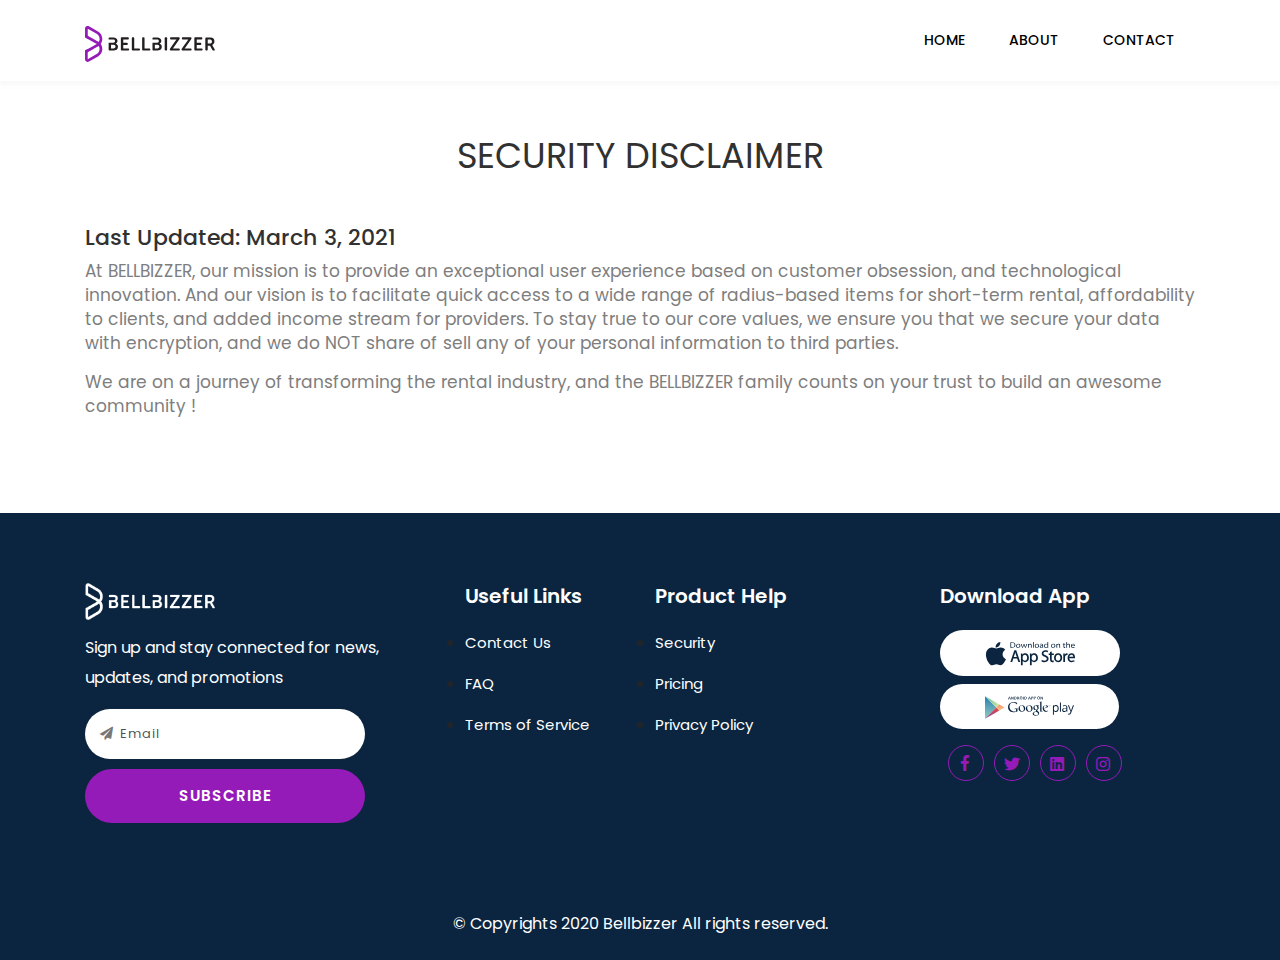
<file: security.html>
<!doctype html>
<html class="no-js" lang="">
    <head>
        <meta charset="utf-8">
        <meta http-equiv="x-ua-compatible" content="ie=edge">
        <title>Security</title>
        <meta name="description" content="">
        <meta name="viewport" content="width=device-width, initial-scale=1">

        <link rel="manifest" href="site.webmanifest">
		<link rel="shortcut icon" type="image/x-icon" href="img/favicon.ico">
        <!-- Place favicon.ico in the root directory -->

	    <!-- CSS here -->
        <link rel="stylesheet" href="css/bootstrap.min.css">
	    <link rel="stylesheet" href="https://stackpath.bootstrapcdn.com/font-awesome/4.7.0/css/font-awesome.min.css">
        <!-- Add the slick-theme.css if you want default styling -->
        <link rel="stylesheet" type="text/css" href="css/slick.css"/>
        <!-- Add the slick-theme.css if you want default styling -->
        <link rel="stylesheet" type="text/css" href="css/slick-theme.css"/>
        <link rel="stylesheet" type="text/css" href="css/owl.carousel.min.css"/>
        <link rel="stylesheet" href="css/magnific-popup.css">
        <link rel="stylesheet" href="css/fontawesome-all.min.css">
        <link rel="stylesheet" href="css/default.css">
        <link rel="stylesheet" href="css/meanmenu.css">
        <link rel="stylesheet" href="css/style.css">
        <link rel="stylesheet" href="css/responsive.css">

    </head>
    <body>
        <!--[if lte IE 9]>
            <p class="browserupgrade">You are using an <strong>outdated</strong> browser. Please <a href="https://browsehappy.com/">upgrade your browser</a> to improve your experience and security.</p>
        <![endif]-->

        <!--=========== Main Header area ===============-->
        <header id="header">
            <div class="main-navigation">
                <div class="container">
                    <div class="row">
                        <!-- logo-area-->
                        <div class="col-xl-2 col-lg-3 col-md-3">
                            <div class="logo-area">
                                <a href="index.html"><img src="img/logo.svg" alt="app"></a>
                            </div>
                        </div>
                        <!-- mainmenu-area-->
                        <div class="col-xl-10 col-lg-9 col-md-9">
                            <div class="main-menu f-right">
                                <nav id="mobile-menu">
                                    <ul>
                                        <li>
                                            <a class="current" href="index.html">home</a>
                                        </li>
                                        <li>
                                            <a href="about-us.html">About</a>
                                        </li>
                                        <!--<li>-->
                                        <!--<a href="#skill">Skills</a>-->
                                        <!--</li>-->
                                        <!--<li>-->
                                        <!--<a href="#project">Projects</a>-->
                                        <!--</li>-->
                                        <li>
                                            <a href="contact-us.html">Contact</a>
                                        </li>
                                    </ul>
                                </nav>
                            </div>
                            <!-- mobile menu-->
                            <div class="mobile-menu"></div>
                        </div>
                    </div>
                </div>
            </div>
        </header>

        <!--============ FAQ Text =============-->

        <section class="common-text-page">
        <div class="container">
            <div class="row">
                <div class="col-lg-12">
                    <h2 class="text-center mb-5">SECURITY DISCLAIMER</h2>
                </div>
                <div class="col-sm-12 col-md-12 col-lg-12">
                    <div class="title">

                        <h1>Last Updated: March 3, 2021</h1>

                        <p>At BELLBIZZER, our mission is to provide an exceptional user experience based on customer obsession, and technological innovation. And our vision is to facilitate quick access to a wide range of radius-based items for short-term rental, affordability to clients, and added income stream for providers. To stay true to our core values, we ensure you that we secure your data with encryption, and we do NOT share of sell any of your personal information to third parties.</p>
                        <p>We are on a journey of transforming the rental industry, and the BELLBIZZER family counts on your trust to build an awesome community !</p>

                    </div>

                </div>
            </div>
        </div>
        </section>


        <!--=========== Footer Area ============-->
        <footer class="footer-area">
            <!-- Footer Top -->
            <div class="footer-top ptb_100">
                <div class="container">
                    <div class="row">
                        <div class="col-12 col-sm-6 col-lg-4">
                            <!-- Footer Items -->
                            <div class="footer-items footer-left">
                                <!-- Logo -->
                                <a class="navbar-brand" href="#">
                                    <img class="logo" src="img/w-logo.png" alt="">
                                </a>
                                <p class="mt-2 mb-3">Sign up and stay connected for news, updates, and promotions</p>
                                <div class="form-bg">

                                    <form class="form-horizontal">

                                        <div class="form-group">
                                            <span class="input-icon"><i class="fas fa-paper-plane"></i></span>
                                            <input class="form-control" name="email" id="f_email" type="email" required placeholder="Email" pattern="[a-z0-9._%+-]+@[a-z0-9.-]+\.[a-z]{2,}$">
                                        </div>
                                        <button class="btn signin f-subscribe">Subscribe</button>

                                    </form>

                                </div>

                            </div>
                        </div>
                        <div class="col-12 col-sm-6 col-lg-2">
                            <!-- Footer Items -->
                            <div class="footer-items">
                                <!-- Footer Title -->
                                <h3 class="footer-title mb-2">Useful Links</h3>
                                <ul>
                                    <li class="py-2"><a href="contact-us.html">Contact Us</a></li>
                                    <li class="py-2"><a href="faq.html">FAQ </a></li>
                                    <li class="py-2"><a href="terms-service.html">Terms of Service</a></li>
                                </ul>
                            </div>
                        </div>
                        <div class="col-12 col-sm-6 col-lg-3">
                            <!-- Footer Items -->
                            <div class="footer-items">
                                <!-- Footer Title -->
                                <h3 class="footer-title mb-2">Product Help</h3>
                                <ul>
                                    <li class="py-2"><a href="security.html">Security</a></li>
                                    <li class="py-2"><a href="pricing.html">Pricing </a></li>
                                    <li class="py-2"><a href="privacy-policy.html">Privacy Policy</a></li>
                                </ul>
                            </div>
                        </div>
                        <div class="col-12 col-sm-6 col-lg-3">
                            <!-- Footer Items -->
                            <div class="footer-items">
                                <!-- Footer Title -->
                                <h3 class="footer-title mb-2">Download App</h3>
                                <!-- Store Buttons -->
                                <div class="button-group store-buttons store-black d-flex flex-wrap pt-2">
                                    <a href="#">
                                        <!--<img src="img/ios-btn.png" alt="">-->
                                        <img src="img/home-icon/iso-download.svg" alt="">
                                    </a>
                                    <a href="#">
                                        <img src="img/home-icon/android-dw-icon.svg" alt="">
                                    </a>
                                </div>
                                <!-- Social Icons -->
                                <div class="social-icons d-flex">

                                    <div class='demopadding'>
                                        <div class='icon social fb'><a href="https://www.facebook.com/BELLBIZZERinc/" target="_blank"><i class='fab fa-facebook-f'></i></a></div>
                                        <div class='icon social tw'><a href="https://twitter.com/bellbizzer" target="_blank"><i class='fab fa-twitter'></i></a></div>
                                        <div class='icon social vin'><a href="https://www.linkedin.com/company/bellbizzerinc/?viewAsMember=true" target="_blank"><i class='fab fa-linkedin'></i></a></div>
                                        <div class='icon social insta'><a href="https://www.instagram.com/bellbizzer/" target="_blank"><i class='fab fa-instagram'></i></a></div>
                                    </div>
                                </div>
                            </div>
                        </div>
                    </div>
                </div>
            </div>

            <!-- Footer Bottom -->
            <div class="footer-bottom">
                <div class="container">
                    <div class="row">
                        <div class="col-12">
                            <!-- Copyright Area -->
                            <div class="copyright-area text-center py-4">
                                <!-- Copyright Left -->
                                <div class="copyright-center">© Copyrights 2020 Bellbizzer All rights reserved.</div>
                                <!-- Copyright Right -->
                                <!--<div class="copyright-right">Made with <i class="fas fa-heart"></i> By <a-->
                                <!--href="#">Bellbizzer</a></div>-->
                            </div>
                        </div>
                    </div>
                </div>
            </div>
        </footer>

        <!-- JS here -->
        <script src="js/vendor/modernizr-3.5.0.min.js"></script>
        <script src="js/vendor/jquery-3.2.1.min.js"></script>
        <script src="js/popper.min.js"></script>
        <script src="js/bootstrap.min.js"></script>
        <script type="text/javascript" src="js/slick.min.js"></script>
        <script type="text/javascript" src="js/owl.carousel.min.js"></script>
        <script src="js/isotope.pkgd.min.js"></script>
        <script src="js/ajax-form.js"></script>
        <script src="js/imagesloaded.pkgd.min.js"></script>
        <script src="js/jquery.magnific-popup.min.js"></script>
        <script src="js/jquery.counterup.min.js"></script>
        <script src="js/meanmenu.min.js"></script>
        <script src="js/aos.min.js"></script>
        <script src="js/plugins.js"></script>
        <script src="js/intlTelInput.js"></script>
        <script src="js/utils.js"></script>
        <script src="js/main.js"></script>

        <script>
            var input = document.querySelector("#phone");
            window.intlTelInput(input, {

                utilsScript: "build/js/utils.js",
            });
            $(document).ready(function(){


                $(".f-subscribe").click(function() {

                    var email = $("#f_email").val();

                    var dataString = '&email=' + email;

                    $.ajax({
                        type: "POST",
                        url: "footer-mail.php",
                        data: dataString,
                        error: function (request, error) {
                            //$('.output_message').text('Error Sending email!');
                            alert('Error Sending email!');
                        },
                        success: function () {
                            // $('.output_message').text('Message Sent!');
                            alert('Mail Sent!');
                        }

                    });

                    return false;
                });
            });
        </script>

    </body>
</html>
</file>
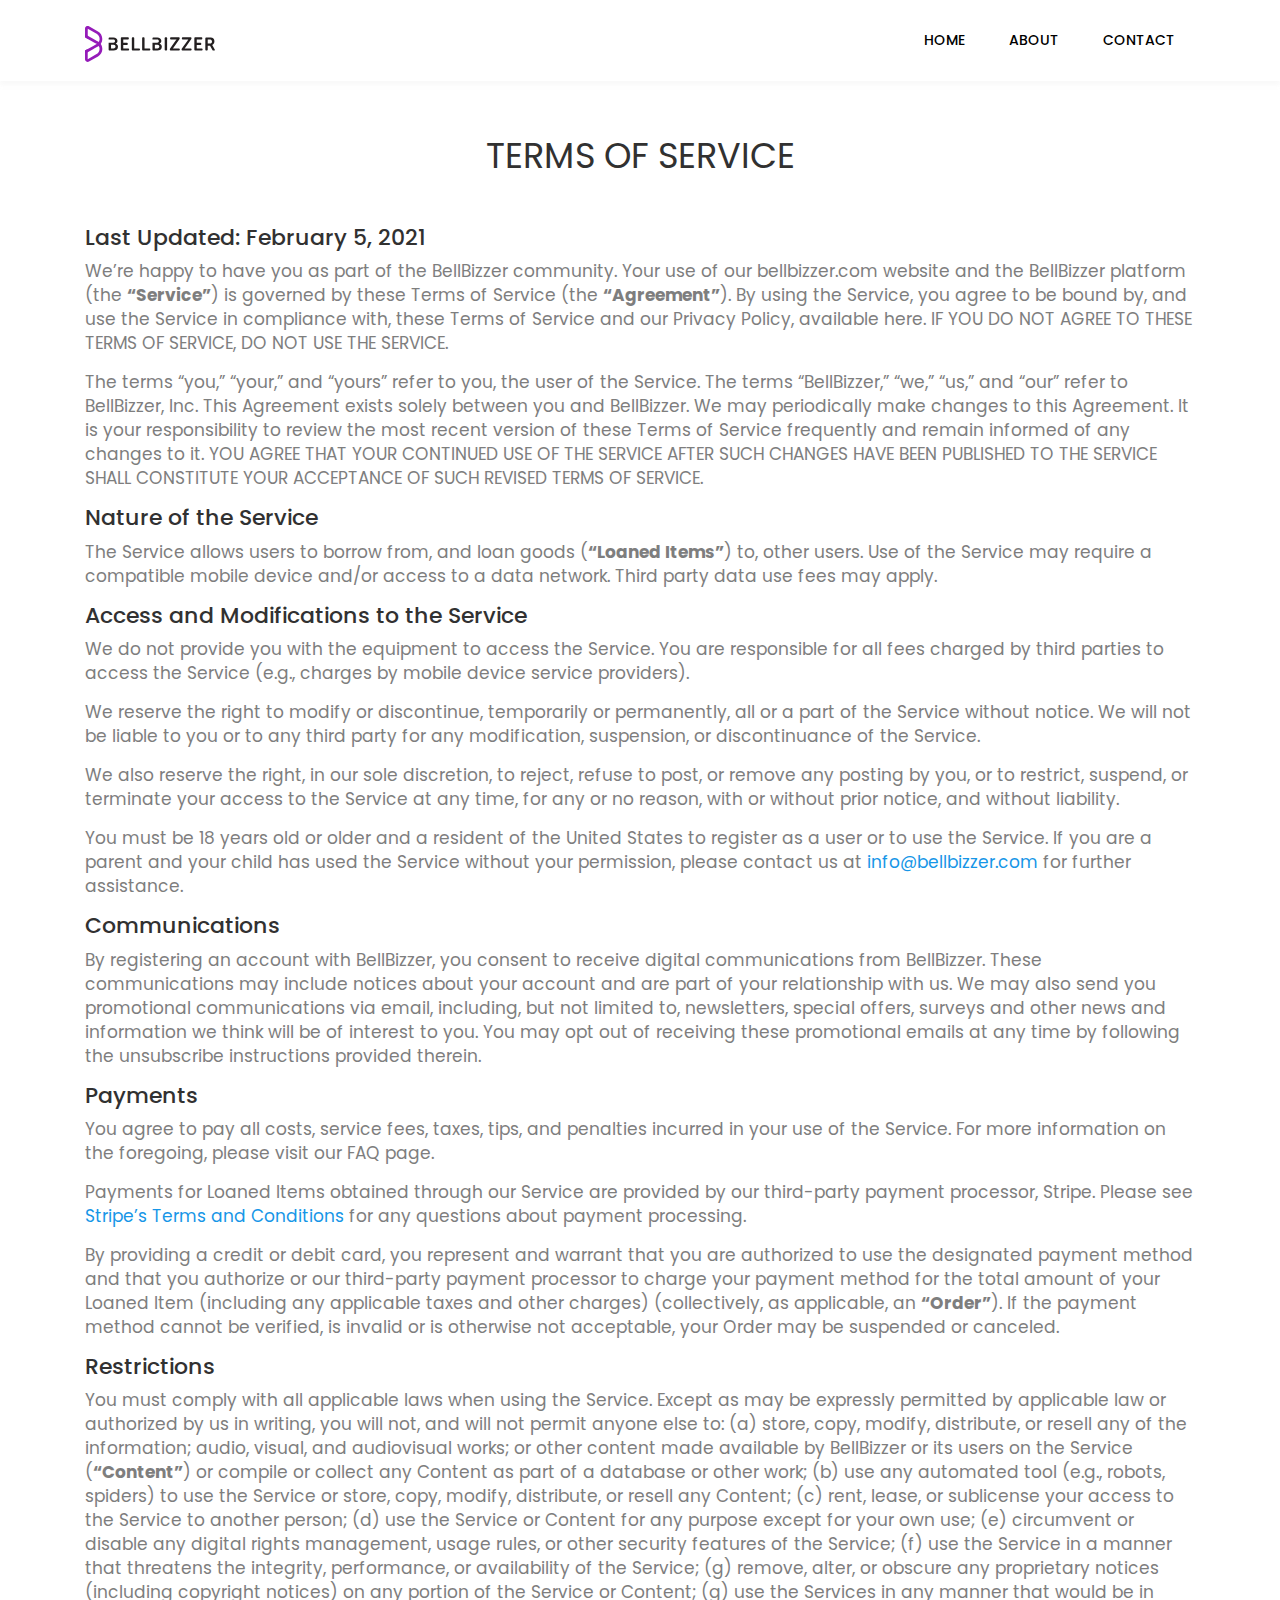
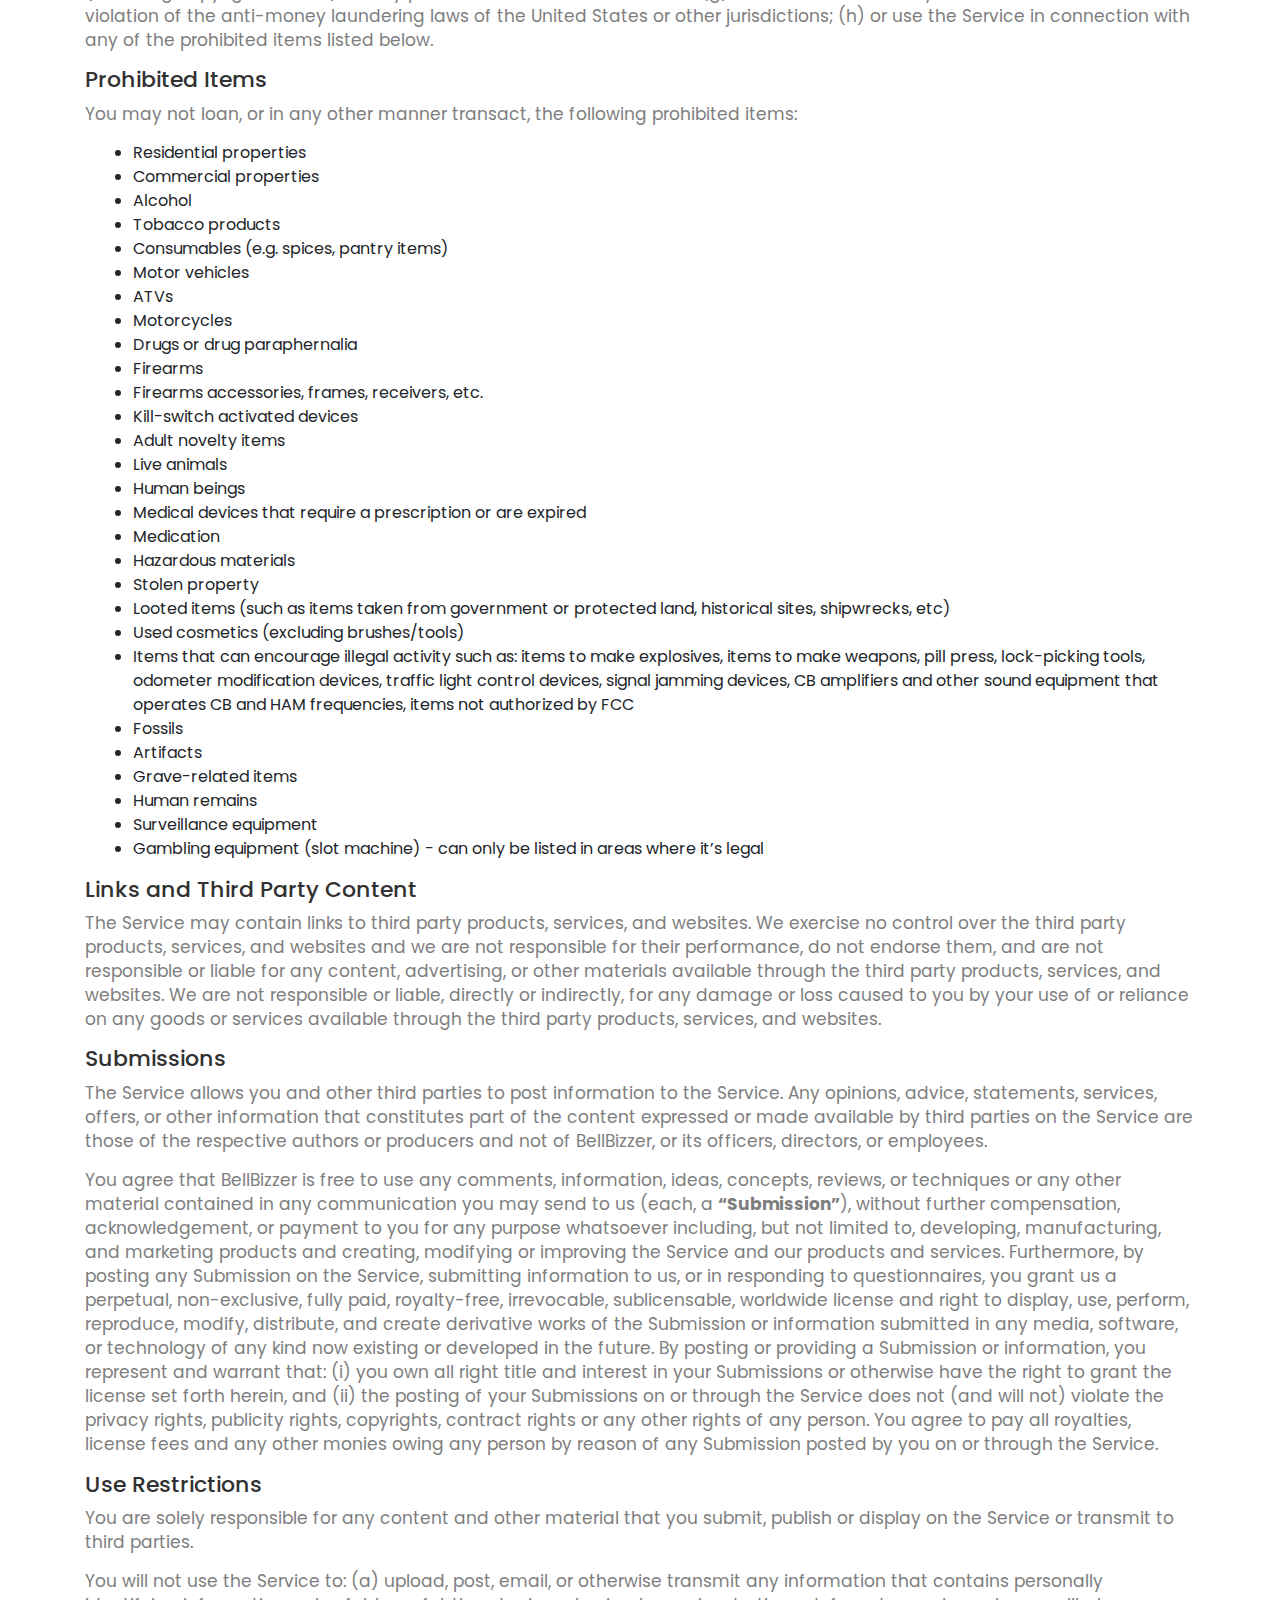
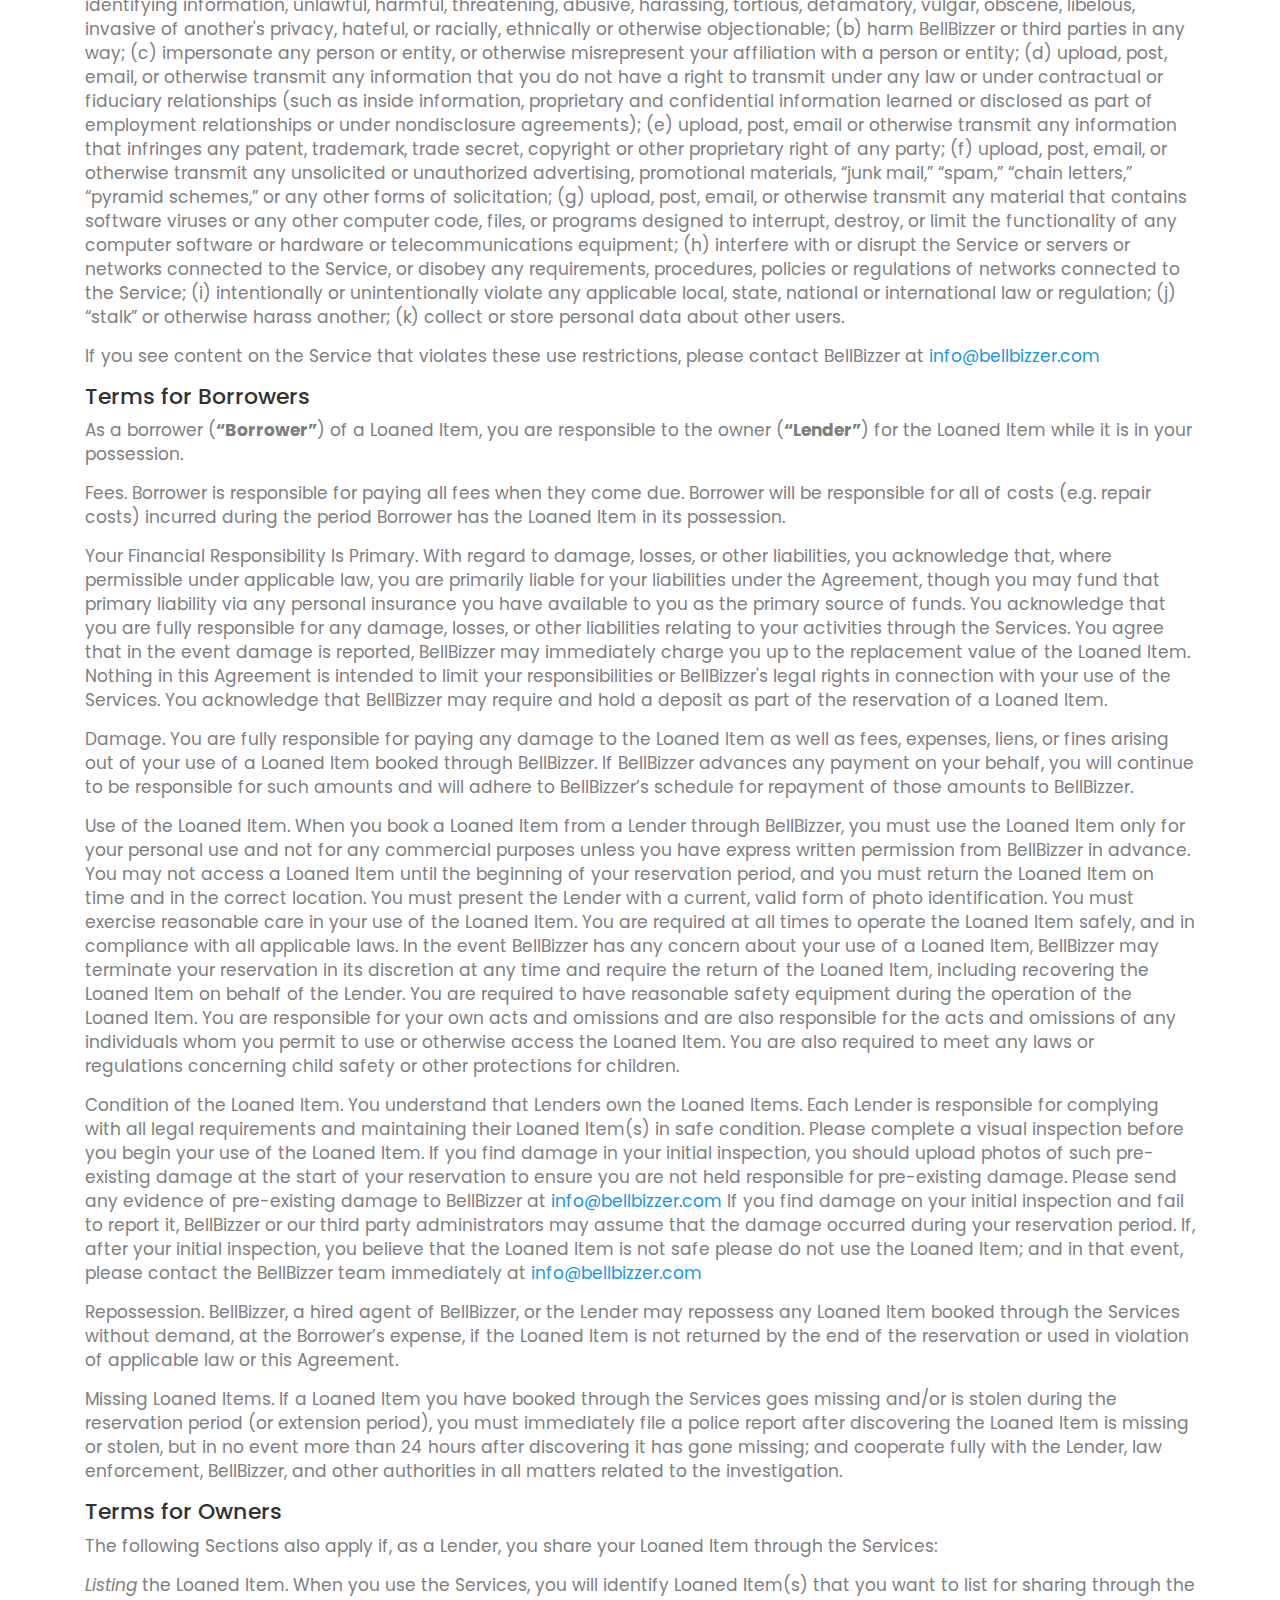
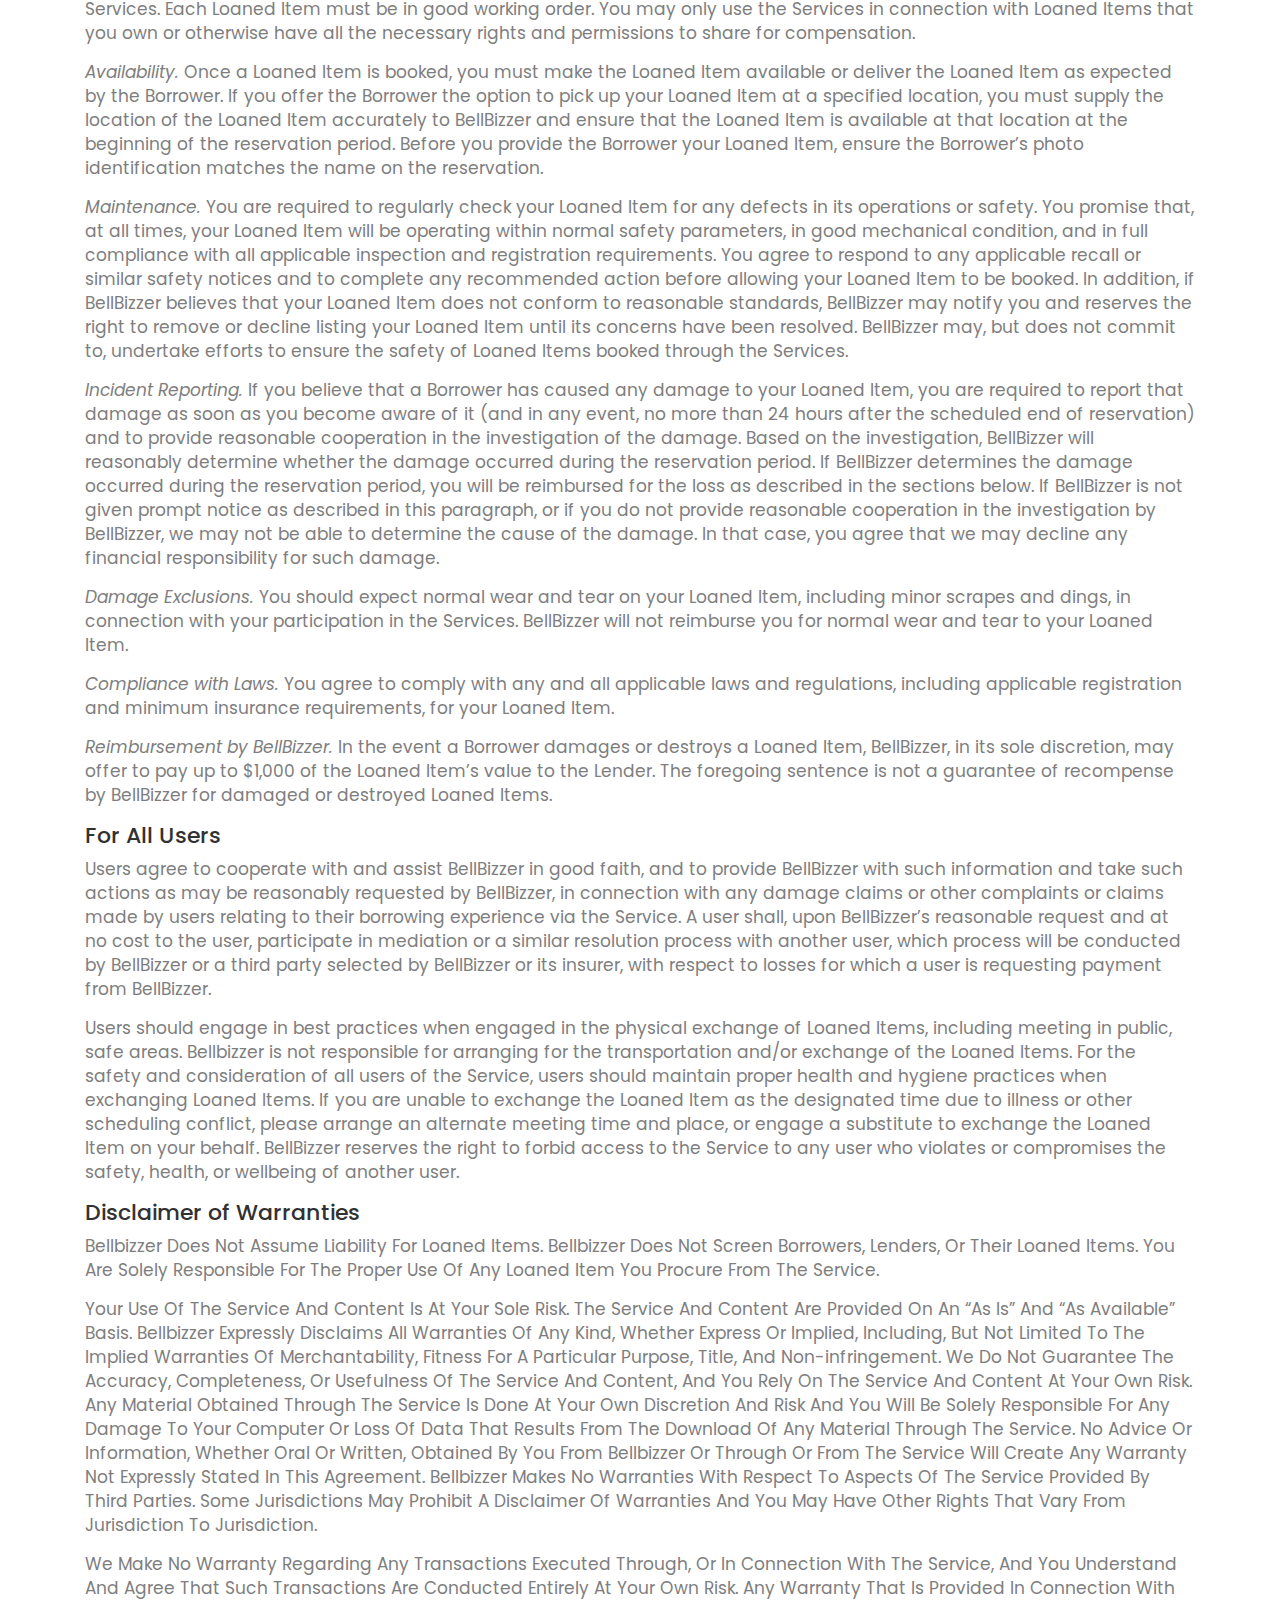
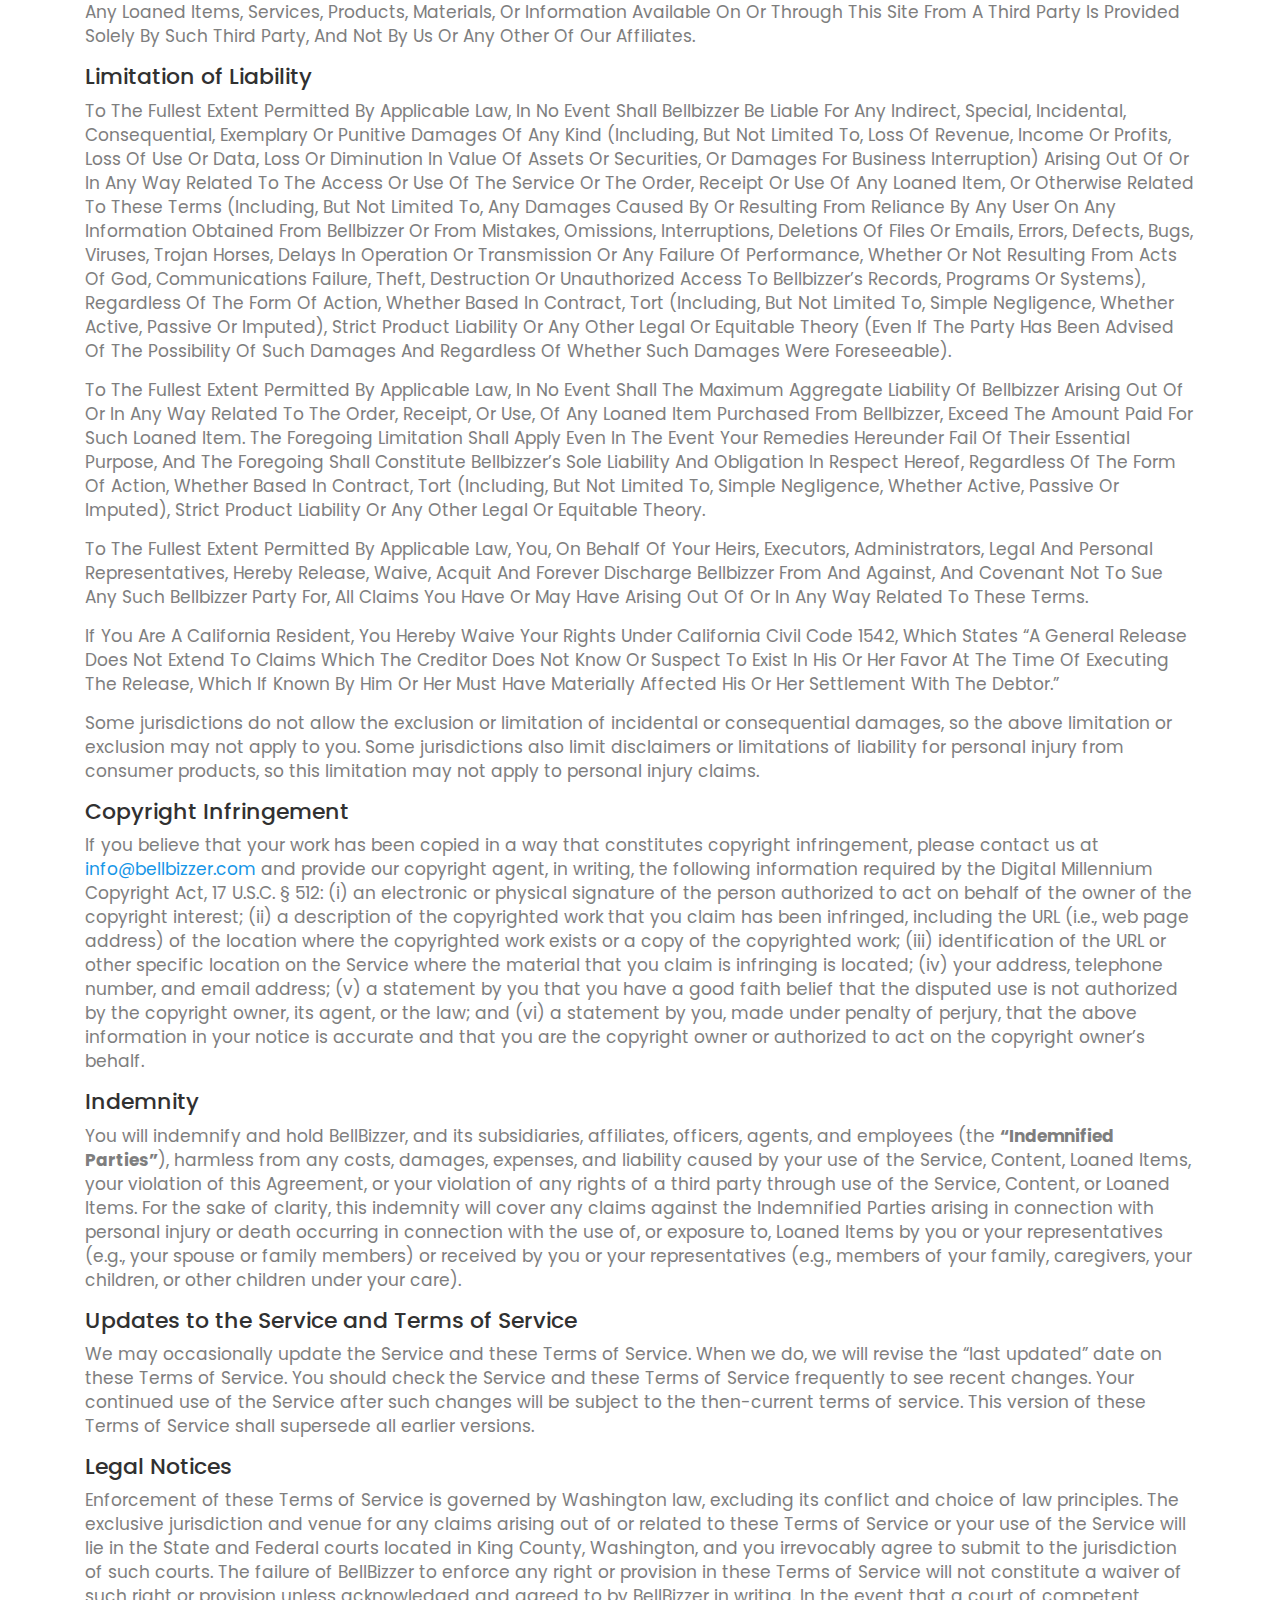
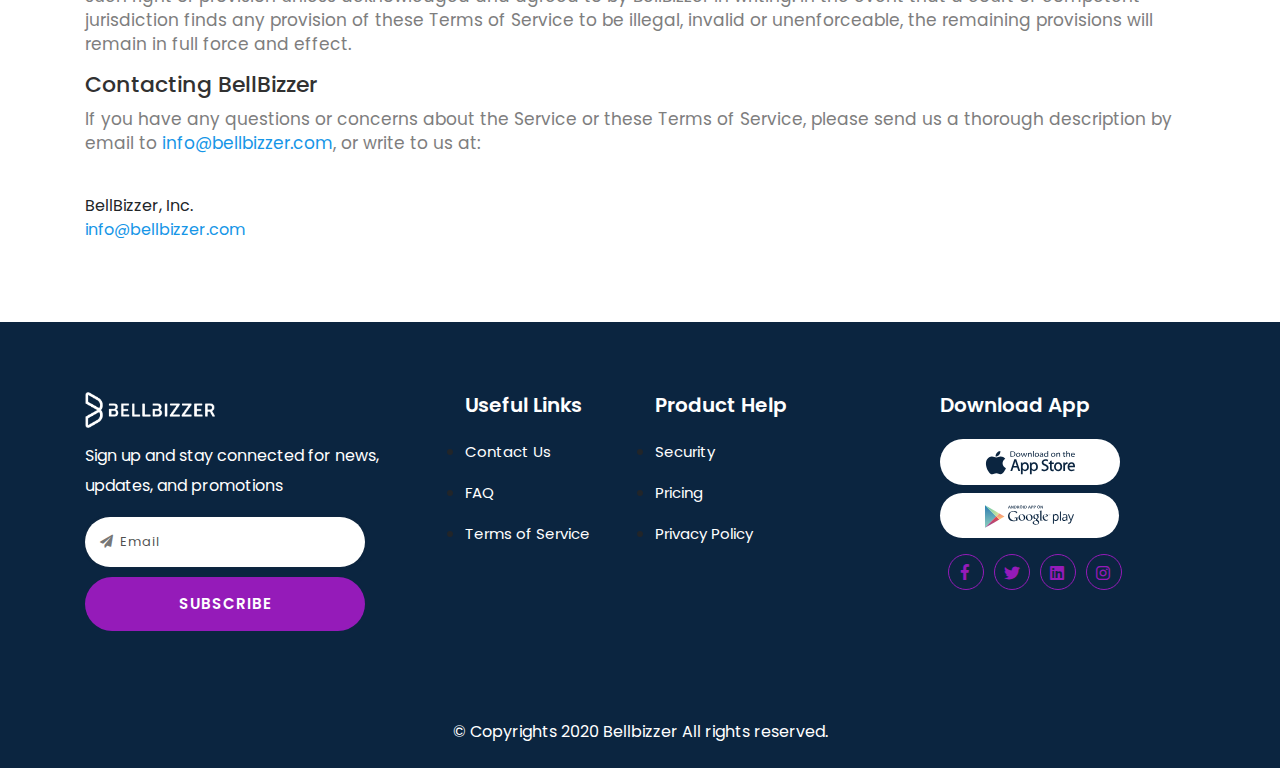
<file: terms-service.html>
<!doctype html>
<html class="no-js" lang="">
    <head>
        <meta charset="utf-8">
        <meta http-equiv="x-ua-compatible" content="ie=edge">
        <title>Terms and Service</title>
        <meta name="description" content="">
        <meta name="viewport" content="width=device-width, initial-scale=1">

        <link rel="manifest" href="site.webmanifest">
		<link rel="shortcut icon" type="image/x-icon" href="img/favicon.ico">
        <!-- Place favicon.ico in the root directory -->

	    <!-- CSS here -->
        <link rel="stylesheet" href="css/bootstrap.min.css">
	    <link rel="stylesheet" href="https://stackpath.bootstrapcdn.com/font-awesome/4.7.0/css/font-awesome.min.css">
        <!-- Add the slick-theme.css if you want default styling -->
        <link rel="stylesheet" type="text/css" href="css/slick.css"/>
        <!-- Add the slick-theme.css if you want default styling -->
        <link rel="stylesheet" type="text/css" href="css/slick-theme.css"/>
        <link rel="stylesheet" type="text/css" href="css/owl.carousel.min.css"/>
        <link rel="stylesheet" href="css/magnific-popup.css">
        <link rel="stylesheet" href="css/fontawesome-all.min.css">
        <link rel="stylesheet" href="css/default.css">
        <link rel="stylesheet" href="css/meanmenu.css">
        <link rel="stylesheet" href="css/style.css">
        <link rel="stylesheet" href="css/responsive.css">

    </head>
    <body>
        <!--[if lte IE 9]>
            <p class="browserupgrade">You are using an <strong>outdated</strong> browser. Please <a href="https://browsehappy.com/">upgrade your browser</a> to improve your experience and security.</p>
        <![endif]-->

        <!--=========== Main Header area ===============-->
        <header id="header">
            <div class="main-navigation">
                <div class="container">
                    <div class="row">
                        <!-- logo-area-->
                        <div class="col-xl-2 col-lg-3 col-md-3">
                            <div class="logo-area">
                                <a href="index.html"><img src="img/logo.svg" alt="app"></a>
                            </div>
                        </div>
                        <!-- mainmenu-area-->
                        <div class="col-xl-10 col-lg-9 col-md-9">
                            <div class="main-menu f-right">
                                <nav id="mobile-menu">
                                    <ul>
                                        <li>
                                            <a class="current" href="index.html">home</a>
                                        </li>
                                        <li>
                                            <a href="about-us.html">About</a>
                                        </li>
                                        <!--<li>-->
                                        <!--<a href="#skill">Skills</a>-->
                                        <!--</li>-->
                                        <!--<li>-->
                                        <!--<a href="#project">Projects</a>-->
                                        <!--</li>-->
                                        <li>
                                            <a href="contact-us.html">Contact</a>
                                        </li>
                                    </ul>
                                </nav>
                            </div>
                            <!-- mobile menu-->
                            <div class="mobile-menu"></div>
                        </div>
                    </div>
                </div>
            </div>
        </header>

        <!--============ FAQ Text =============-->

        <section class="common-text-page">
        <div class="container">
            <div class="row">
                <div class="col-lg-12">
                    <h2 class="text-center mb-5">TERMS OF SERVICE</h2>
                </div>
                <div class="col-sm-12 col-md-12 col-lg-12">


                    <div class="title">

                        <h1>Last Updated: February 5, 2021</h1>

                        <p>We’re happy to have you as part of the BellBizzer community.  Your use of our bellbizzer.com website and the BellBizzer platform (the <b>“Service”</b>) is governed by these Terms of Service (the <b>“Agreement”</b>). By using the Service, you agree to be bound by, and use the Service in compliance with, these Terms of Service and our Privacy Policy, available here.  IF YOU DO NOT AGREE TO THESE TERMS OF SERVICE, DO NOT USE THE SERVICE.</p>

                        <p>The terms “you,” “your,” and “yours” refer to you, the user of the Service.  The terms “BellBizzer,” “we,” “us,” and “our” refer to BellBizzer, Inc.  This Agreement exists solely between you and BellBizzer.  We may periodically make changes to this Agreement.  It is your responsibility to review the most recent version of these Terms of Service frequently and remain informed of any changes to it.  YOU AGREE THAT YOUR CONTINUED USE OF THE SERVICE AFTER SUCH CHANGES HAVE BEEN PUBLISHED TO THE SERVICE SHALL CONSTITUTE YOUR ACCEPTANCE OF SUCH REVISED TERMS OF SERVICE.</p>

                    </div>
                    <div class="title">
                        <h1>Nature of the Service</h1>

                        <p>The Service allows users to borrow from, and loan goods (<b>“Loaned Items”</b>) to, other users.  Use of the Service may require a compatible mobile device and/or access to a data network.  Third party data use fees may apply.</p>

                    </div>
                    <div class="title">
                        <h1>Access and Modifications to the Service</h1>

                        <p>We do not provide you with the equipment to access the Service.  You are responsible for all fees charged by third parties to access the Service (e.g., charges by mobile device service providers).</p>
                        <p>We reserve the right to modify or discontinue, temporarily or permanently, all or a part of the Service without notice.  We will not be liable to you or to any third party for any modification, suspension, or discontinuance of the Service.</p>

                        <p>We also reserve the right, in our sole discretion, to reject, refuse to post, or remove any posting by you, or to restrict, suspend, or terminate your access to the Service at any time, for any or no reason, with or without prior notice, and without liability.</p>

                        <p>You must be 18 years old or older and a resident of the United States to register as a user or to use the Service.  If you are a parent and your child has used the Service without your permission, please contact us at <a href="mailto:info@bellbizzer.com">info@bellbizzer.com</a> for further assistance.</p>
                    </div>
                    <div class="title">
                        <h1> Communications</h1>
                        <p> By registering an account with BellBizzer, you consent to receive digital communications from BellBizzer. These communications may include notices about your account and are part of your relationship with us. We may also send you promotional communications via email, including, but not limited to, newsletters, special offers, surveys and other news and information we think will be of interest to you. You may opt out of receiving these promotional emails at any time by following the unsubscribe instructions provided therein.</p>
                    </div>

                    <div class="title">
                        <h1>Payments</h1>
                        <p>You agree to pay all costs, service fees, taxes, tips, and penalties incurred in your use of the Service. For more information on the foregoing, please visit our FAQ page.</p>

                        <p>Payments for Loaned Items obtained through our Service are provided by our third-party payment processor, Stripe.  Please see
                            <a href="https://stripe.com/privacy" target="_blank">Stripe’s Terms and Conditions</a> for any questions about payment processing.</p>

                        <p>By providing a credit or debit card, you represent and warrant that you are authorized to use the designated payment method and that you authorize or our third-party payment processor to charge your payment method for the total amount of your Loaned Item (including any applicable taxes and other charges) (collectively, as applicable, an <b>“Order”</b>). If the payment method cannot be verified, is invalid or is otherwise not acceptable, your Order may be suspended or canceled.</p>
                    </div>
                    <div class="title">
                        <h1>Restrictions</h1>
                        <p>You must comply with all applicable laws when using the Service.  Except as may be expressly permitted by applicable law or authorized by us in writing, you will not, and will not permit anyone else to: (a) store, copy, modify, distribute, or resell any of the information; audio, visual, and audiovisual works; or other content made available by BellBizzer or its users on the Service (<b>“Content”</b>) or compile or collect any Content as part of a database or other work; (b) use any automated tool (e.g., robots, spiders) to use the Service or store, copy, modify, distribute, or resell any Content; (c) rent, lease, or sublicense your access to the Service to another person; (d) use the Service or Content for any purpose except for your own use; (e) circumvent or disable any digital rights management, usage rules, or other security features of the Service; (f) use the Service in a manner that threatens the integrity, performance, or availability of the Service; (g) remove, alter, or obscure any proprietary notices (including copyright notices) on any portion of the Service or Content; (g) use the Services in any manner that would be in violation of the anti-money laundering laws of the United States or other jurisdictions; (h) or use the Service in connection with any of the prohibited items listed below.</p>
                    </div>
                    <div class="title">
                        <h1>Prohibited Items</h1>

                        <p>You may not loan, or in any other manner transact, the following prohibited items:</p>




                        <ul class="ml-5">
                            <li>Residential properties</li>
                            <li>Commercial properties</li>
                            <li>Alcohol</li>
                            <li>Tobacco products</li>
                            <li>Consumables (e.g. spices, pantry items)</li>
                            <li>Motor vehicles</li>
                            <li>ATVs</li>
                            <li>Motorcycles</li>
                            <li>Drugs or drug paraphernalia</li>
                            <li>Firearms</li>
                            <li>Firearms accessories, frames, receivers, etc.</li>
                            <li>Kill-switch activated devices</li>
                            <li>Adult novelty items</li>
                            <li>Live animals</li>
                            <li>Human beings</li>
                            <li>Medical devices that require a prescription or are expired</li>
                            <li>Medication</li>
                            <li>Hazardous materials</li>
                            <li>Stolen property</li>
                            <li>Looted items (such as items taken from government or protected land, historical sites, shipwrecks, etc)</li>
                            <li>Used cosmetics (excluding brushes/tools)</li>
                            <li>Items that can encourage illegal activity such as: items to make explosives, items to make weapons, pill press, lock-picking tools, odometer modification devices, traffic light control devices, signal jamming devices, CB amplifiers and other sound equipment that operates CB and HAM frequencies, items not authorized by FCC</li>
                            <li>Fossils</li>
                            <li>Artifacts</li>
                            <li>Grave-related items</li>
                            <li>Human remains</li>
                            <li>Surveillance equipment</li>
                            <li>Gambling equipment (slot machine) - can only be listed in areas where it’s legal</li>
                        </ul>
                    </div>
                    <div class="title mt-3">
                        <h1>Links and Third Party Content</h1>
                        <p>The Service may contain links to third party products, services, and websites.  We exercise no control over the third party products, services, and websites and we are not responsible for their performance, do not endorse them, and are not responsible or liable for any content, advertising, or other materials available through the third party products, services, and websites.  We are not responsible or liable, directly or indirectly, for any damage or loss caused to you by your use of or reliance on any goods or services available through the third party products, services, and websites.</p>
                    </div>
                    <div class="title">
                        <h1>Submissions</h1>
                        <p>The Service allows you and other third parties to post information to the Service. Any opinions, advice, statements, services, offers, or other information that constitutes part of the content expressed or made available by third parties on the Service are those of the respective authors or producers and not of BellBizzer, or its officers, directors, or employees.</p>

                        <p>You agree that BellBizzer is free to use any comments, information, ideas, concepts, reviews, or techniques or any other material contained in any communication you may send to us (each, a <b>“Submission”</b>), without further compensation, acknowledgement, or payment to you for any purpose whatsoever including, but not limited to, developing, manufacturing, and marketing products and creating, modifying or improving the Service and our products and services. Furthermore, by posting any Submission on the Service, submitting information to us, or in responding to questionnaires, you grant us a perpetual, non-exclusive, fully paid, royalty-free, irrevocable, sublicensable, worldwide license and right to display, use, perform, reproduce, modify, distribute, and create derivative works of the Submission or information submitted in any media, software, or technology of any kind now existing or developed in the future.  By posting or providing a Submission or information, you represent and warrant that: (i) you own all right title and interest in your Submissions or otherwise have the right to grant the license set forth herein, and (ii) the posting of your Submissions on or through the Service does not (and will not) violate the privacy rights, publicity rights, copyrights, contract rights or any other rights of any person.  You agree to pay all royalties, license fees and any other monies owing any person by reason of any Submission posted by you on or through the Service.</p>
                    </div>
                    <div class="title mt-3">
                        <h1>Use Restrictions</h1>

                        <p>You are solely responsible for any content and other material that you submit, publish or display on the Service or transmit to third parties.</p>

                        <p>You will not use the Service to: (a) upload, post, email, or otherwise transmit any information that contains personally identifying information, unlawful, harmful, threatening, abusive, harassing, tortious, defamatory, vulgar, obscene, libelous, invasive of another's privacy, hateful, or racially, ethnically or otherwise objectionable; (b) harm BellBizzer or third parties in any way; (c) impersonate any person or entity, or otherwise misrepresent your affiliation with a person or entity; (d) upload, post, email, or otherwise transmit any information that you do not have a right to transmit under any law or under contractual or fiduciary relationships (such as inside information, proprietary and confidential information learned or disclosed as part of employment relationships or under nondisclosure agreements); (e) upload, post, email or otherwise transmit any information that infringes any patent, trademark, trade secret, copyright or other proprietary right of any party; (f) upload, post, email, or otherwise transmit any unsolicited or unauthorized advertising, promotional materials, “junk mail,” “spam,” “chain letters,” “pyramid schemes,” or any other forms of solicitation; (g) upload, post, email, or otherwise transmit any material that contains software viruses or any other computer code, files, or programs designed to interrupt, destroy, or limit the functionality of any computer software or hardware or telecommunications equipment; (h) interfere with or disrupt the Service or servers or networks connected to the Service, or disobey any requirements, procedures, policies or regulations of networks connected to the Service; (i) intentionally or unintentionally violate any applicable local, state, national or international law or regulation; (j) “stalk” or otherwise harass another; (k) collect or store personal data about other users.</p>
                        <p>If you see content on the Service that violates these use restrictions, please contact BellBizzer at <a href="mailto:info@bellbizzer.com">info@bellbizzer.com</a></p>
                    </div>

                    <div class="title mt-3">
                        <h1>Terms for Borrowers</h1>

                        <p>As a borrower (<b>“Borrower”</b>) of a Loaned Item, you are responsible to the owner (<b>“Lender”</b>) for the Loaned Item while it is in your possession.</p>

                        <p>Fees. Borrower is responsible for paying all fees when they come due. Borrower will be responsible for all of costs (e.g. repair costs) incurred during the period Borrower has the Loaned Item in its possession.</p>

                        <p>Your Financial Responsibility Is Primary. With regard to damage, losses, or other liabilities, you acknowledge that, where permissible under applicable law, you are primarily liable for your liabilities under the Agreement, though you may fund that primary liability via any personal insurance you have available to you as the primary source of funds.  You acknowledge that you are fully responsible for any damage, losses, or other liabilities relating to your activities through the Services. You agree that in the event damage is reported, BellBizzer may immediately charge you up to the replacement value of the Loaned Item.  Nothing in this Agreement is intended to limit your responsibilities or BellBizzer's legal rights in connection with your use of the Services. You acknowledge that BellBizzer may require and hold a deposit as part of the reservation of a Loaned Item.</p>

                        <p>Damage.  You are fully responsible for paying any damage to the Loaned Item as well as fees, expenses, liens, or fines arising out of your use of a Loaned Item booked through BellBizzer. If BellBizzer advances any payment on your behalf, you will continue to be responsible for such amounts and will adhere to BellBizzer’s schedule for repayment of those amounts to BellBizzer.</p>

                        <p>Use of the Loaned Item. When you book a Loaned Item from a Lender through BellBizzer, you must use the Loaned Item only for your personal use and not for any commercial purposes unless you have express written permission from BellBizzer in advance. You may not access a Loaned Item until the beginning of your reservation period, and you must return the Loaned Item on time and in the correct location. You must present the Lender with a current, valid form of photo identification. You must exercise reasonable care in your use of the Loaned Item. You are required at all times to operate the Loaned Item safely, and in compliance with all applicable laws. In the event BellBizzer has any concern about your use of a Loaned Item, BellBizzer may terminate your reservation in its discretion at any time and require the return of the Loaned Item, including recovering the Loaned Item on behalf of the Lender. You are required to have reasonable safety equipment during the operation of the Loaned Item. You are responsible for your own acts and omissions and are also responsible for the acts and omissions of any individuals whom you permit to use or otherwise access the Loaned Item.  You are also required to meet any laws or regulations concerning child safety or other protections for children.</p>

                        <p>Condition of the Loaned Item. You understand that Lenders own the Loaned Items.  Each Lender is responsible for complying with all legal requirements and maintaining their Loaned Item(s) in safe condition. Please complete a visual inspection before you begin your use of the Loaned Item. If you find damage in your initial inspection, you should upload photos of such pre-existing damage at the start of your reservation to ensure you are not held responsible for pre-existing damage. Please send any evidence of pre-existing damage to BellBizzer at <a href="mailto:info@bellbizzer.com">info@bellbizzer.com</a>  If you find damage on your initial inspection and fail to report it, BellBizzer or our third party administrators may assume that the damage occurred during your reservation period. If, after your initial inspection, you believe that the Loaned Item is not safe please do not use the Loaned Item; and in that event, please contact the BellBizzer team immediately at <a href="mailto:info@bellbizzer.com">info@bellbizzer.com</a></p>

                        <p>Repossession. BellBizzer, a hired agent of BellBizzer, or the Lender may repossess any Loaned Item booked through the Services without demand, at the Borrower’s expense, if the Loaned Item is not returned by the end of the reservation or used in violation of applicable law or this Agreement.</p>

                        <p>Missing Loaned Items. If a Loaned Item you have booked through the Services goes missing and/or is stolen during the reservation period (or extension period), you must immediately file a police report after discovering the Loaned Item is missing or stolen, but in no event more than 24 hours after discovering it has gone missing; and cooperate fully with the Lender, law enforcement, BellBizzer, and other authorities in all matters related to the investigation.</p>
                    </div>
                    <div class="title mt-3">
                        <h1>Terms for Owners</h1>

                        <p>The following Sections also apply if, as a Lender, you share your Loaned Item through the Services:</p>

                        <p><i>Listing</i> the Loaned Item. When you use the Services, you will identify Loaned Item(s) that you want to list for sharing through the Services. Each Loaned Item must be in good working order. You may only use the Services in connection with Loaned Items that you own or otherwise have all the necessary rights and permissions to share for compensation.</p>

                        <p><i>Availability.</i> Once a Loaned Item is booked, you must make the Loaned Item available or deliver the Loaned Item as expected by the Borrower. If you offer the Borrower the option to pick up your Loaned Item at a specified location, you must supply the location of the Loaned Item accurately to BellBizzer and ensure that the Loaned Item is available at that location at the beginning of the reservation period.  Before you provide the Borrower your Loaned Item, ensure the Borrower’s photo identification matches the name on the reservation.</p>

                        <p><i>Maintenance.</i> You are required to regularly check your Loaned Item for any defects in its operations or safety. You promise that, at all times, your Loaned Item will be operating within normal safety parameters, in good mechanical condition, and in full compliance with all applicable inspection and registration requirements.  You agree to respond to any applicable recall or similar safety notices and to complete any recommended action before allowing your Loaned Item to be booked. In addition, if BellBizzer believes that your Loaned Item does not conform to reasonable standards, BellBizzer may notify you and reserves the right to remove or decline listing your Loaned Item until its concerns have been resolved. BellBizzer may, but does not commit to, undertake efforts to ensure the safety of Loaned Items booked through the Services.</p>

                        <p><i>Incident Reporting.</i> If you believe that a Borrower has caused any damage to your Loaned Item, you are required to report that damage as soon as you become aware of it (and in any event, no more than 24 hours after the scheduled end of reservation) and to provide reasonable cooperation in the investigation of the damage.  Based on the investigation, BellBizzer will reasonably determine whether the damage occurred during the reservation period.  If BellBizzer determines the damage occurred during the reservation period, you will be reimbursed for the loss as described in the sections below. If BellBizzer is not given prompt notice as described in this paragraph, or if you do not provide reasonable cooperation in the investigation by BellBizzer, we may not be able to determine the cause of the damage. In that case, you agree that we may decline any financial responsibility for such damage.</p>

                        <p><i>Damage Exclusions.</i>  You should expect normal wear and tear on your Loaned Item, including minor scrapes and dings, in connection with your participation in the Services. BellBizzer will not reimburse you for normal wear and tear to your Loaned Item.</p>

                        <p><i>Compliance with Laws.</i>  You agree to comply with any and all applicable laws and regulations, including applicable registration and minimum insurance requirements, for your Loaned Item.</p>

                        <p><i>Reimbursement by BellBizzer.</i>  In the event a Borrower damages or destroys a Loaned Item, BellBizzer, in its sole discretion, may offer to pay up to $1,000 of the Loaned Item’s value to the Lender.  The foregoing sentence is not a guarantee of recompense by BellBizzer for damaged or destroyed Loaned Items.</p>
                    </div>
                    <div class="title mt-3">
                        <h1>For All Users</h1>

                        <p>Users agree to cooperate with and assist BellBizzer in good faith, and to provide BellBizzer with such information and take such actions as may be reasonably requested by BellBizzer, in connection with any damage claims or other complaints or claims made by users relating to their borrowing experience via the Service. A user shall, upon BellBizzer’s reasonable request and at no cost to the user, participate in mediation or a similar resolution process with another user, which process will be conducted by BellBizzer or a third party selected by BellBizzer or its insurer, with respect to losses for which a user is requesting payment from BellBizzer.</p>

                        <p>Users should engage in best practices when engaged in the physical exchange of Loaned Items, including meeting in public, safe areas.  Bellbizzer is not responsible for arranging for the transportation and/or exchange of the Loaned Items.  For the safety and consideration of all users of the Service, users should maintain proper health and hygiene practices when exchanging Loaned Items.  If you are unable to exchange the Loaned Item as the designated time due to illness or other scheduling conflict, please arrange an alternate meeting time and place, or engage a substitute to exchange the Loaned Item on your behalf.  BellBizzer reserves the right to forbid access to the Service to any user who violates or compromises the safety, health, or wellbeing of another user.</p>
                    </div>
                    <div class="title mt-3">
                        <h1>Disclaimer of Warranties</h1>

                        <p>Bellbizzer Does Not Assume Liability For Loaned Items.  Bellbizzer Does Not Screen Borrowers, Lenders, Or Their Loaned Items. You Are Solely Responsible For The Proper Use Of Any Loaned Item You Procure From The Service.</p>

                        <p>Your Use Of The Service And Content Is At Your Sole Risk.  The Service And Content Are Provided On An “As Is” And “As Available” Basis.  Bellbizzer Expressly Disclaims All Warranties Of Any Kind, Whether Express Or Implied, Including, But Not Limited To The Implied Warranties Of Merchantability, Fitness For A Particular Purpose, Title, And Non-infringement.  We Do Not Guarantee The Accuracy, Completeness, Or Usefulness Of The Service And Content, And You Rely On The Service And Content At Your Own Risk.  Any Material Obtained Through The Service Is Done At Your Own Discretion And Risk And You Will Be Solely Responsible For Any Damage To Your Computer Or Loss Of Data That Results From The Download Of Any Material Through The Service.  No Advice Or Information, Whether Oral Or Written, Obtained By You From Bellbizzer Or Through Or From The Service Will Create Any Warranty Not Expressly Stated In This Agreement.  Bellbizzer Makes No Warranties With Respect To Aspects Of The Service Provided By Third Parties.  Some Jurisdictions May Prohibit A Disclaimer Of Warranties And You May Have Other Rights That Vary From Jurisdiction To Jurisdiction.</p>

                        <p>We Make No Warranty Regarding Any Transactions Executed Through, Or In Connection With The Service, And You Understand And Agree That Such Transactions Are Conducted Entirely At Your Own Risk. Any Warranty That Is Provided In Connection With Any Loaned Items, Services, Products, Materials, Or Information Available On Or Through This Site From A Third Party Is Provided Solely By Such Third Party, And Not By Us Or Any Other Of Our Affiliates.</p>

                    </div>
                    <div class="title mt-3">
                        <h1>Limitation of Liability</h1>

                        <p>To The Fullest Extent Permitted By Applicable Law, In No Event Shall Bellbizzer Be Liable For Any Indirect, Special, Incidental, Consequential, Exemplary Or Punitive Damages Of Any Kind (Including, But Not Limited To, Loss Of Revenue, Income Or Profits, Loss Of Use Or Data, Loss Or Diminution In Value Of Assets Or Securities, Or Damages For Business Interruption) Arising Out Of Or In Any Way Related To The Access Or Use Of The Service Or The Order, Receipt Or Use Of Any Loaned Item, Or Otherwise Related To These Terms (Including, But Not Limited To, Any Damages Caused By Or Resulting From Reliance By Any User On Any Information Obtained From Bellbizzer Or From Mistakes, Omissions, Interruptions, Deletions Of Files Or Emails, Errors, Defects, Bugs, Viruses, Trojan Horses, Delays In Operation Or Transmission Or Any Failure Of Performance, Whether Or Not Resulting From Acts Of God, Communications Failure, Theft, Destruction Or Unauthorized Access To Bellbizzer’s Records, Programs Or Systems), Regardless Of The Form Of Action, Whether Based In Contract, Tort (Including, But Not Limited To, Simple Negligence, Whether Active, Passive Or Imputed), Strict Product Liability Or Any Other Legal Or Equitable Theory (Even If The Party Has Been Advised Of The Possibility Of Such Damages And Regardless Of Whether Such Damages Were Foreseeable).</p>

                        <p>To The Fullest Extent Permitted By Applicable Law, In No Event Shall The Maximum Aggregate Liability Of Bellbizzer Arising Out Of Or In Any Way Related To The Order, Receipt, Or Use, Of Any Loaned Item Purchased From Bellbizzer, Exceed The Amount Paid For Such Loaned Item.  The Foregoing Limitation Shall Apply Even In The Event Your Remedies Hereunder Fail Of Their Essential Purpose, And The Foregoing Shall Constitute Bellbizzer’s Sole Liability And Obligation In Respect Hereof, Regardless Of The Form Of Action, Whether Based In Contract, Tort (Including, But Not Limited To, Simple Negligence, Whether Active, Passive Or Imputed), Strict Product Liability Or Any Other Legal Or Equitable Theory.</p>

                        <p>To The Fullest Extent Permitted By Applicable Law, You, On Behalf Of Your Heirs, Executors, Administrators, Legal And Personal Representatives, Hereby Release, Waive, Acquit And Forever Discharge Bellbizzer From And Against, And Covenant Not To Sue Any Such Bellbizzer Party For, All Claims You Have Or May Have Arising Out Of Or In Any Way Related To These Terms.</p>

                        <p>If You Are A California Resident, You Hereby Waive Your Rights Under California Civil Code 1542, Which States “A General Release Does Not Extend To Claims Which The Creditor Does Not Know Or Suspect To Exist In His Or Her Favor At The Time Of Executing The Release, Which If Known By Him Or Her Must Have Materially Affected His Or Her Settlement With The Debtor.”</p>

                        <p>Some jurisdictions do not allow the exclusion or limitation of incidental or consequential damages, so the above limitation or exclusion may not apply to you. Some jurisdictions also limit disclaimers or limitations of liability for personal injury from consumer products, so this limitation may not apply to personal injury claims.</p>

                    </div>
                    <div class="title mt-3">
                        <h1>Copyright Infringement</h1>

                        <p>If you believe that your work has been copied in a way that constitutes copyright infringement, please contact us at <a href="mailto:info@bellbizzer.com">info@bellbizzer.com</a> and provide our copyright agent, in writing, the following information required by the Digital Millennium Copyright Act, 17 U.S.C. § 512: (i) an electronic or physical signature of the person authorized to act on behalf of the owner of the copyright interest; (ii) a description of the copyrighted work that you claim has been infringed, including the URL (i.e., web page address) of the location where the copyrighted work exists or a copy of the copyrighted work; (iii) identification of the URL or other specific location on the Service where the material that you claim is infringing is located; (iv) your address, telephone number, and email address; (v) a statement by you that you have a good faith belief that the disputed use is not authorized by the copyright owner, its agent, or the law; and (vi) a statement by you, made under penalty of perjury, that the above information in your notice is accurate and that you are the copyright owner or authorized to act on the copyright owner’s behalf.</p>
                    </div>

                    <div class="title mt-3">
                        <h1>Indemnity</h1>

                        <p>You will indemnify and hold BellBizzer, and its subsidiaries, affiliates, officers, agents, and employees (the <b>“Indemnified Parties”</b>), harmless from any costs, damages, expenses, and liability caused by your use of the Service, Content, Loaned Items, your violation of this Agreement, or your violation of any rights of a third party through use of the Service, Content, or Loaned Items.  For the sake of clarity, this indemnity will cover any claims against the Indemnified Parties arising in connection with personal injury or death occurring in connection with the use of, or exposure to, Loaned Items by you or your representatives (e.g., your spouse or family members) or received by you or your representatives (e.g., members of your family, caregivers, your children, or other children under your care).</p>
                    </div>
                    <div class="title mt-3">
                        <h1>Updates to the Service and Terms of Service</h1>

                        <p>We may occasionally update the Service and these Terms of Service.  When we do, we will revise the “last updated” date on these Terms of Service.  You should check the Service and these Terms of Service frequently to see recent changes.  Your continued use of the Service after such changes will be subject to the then-current terms of service.  This version of these Terms of Service shall supersede all earlier versions.</p>
                    </div>

                        <div class="title mt-3">
                            <h1>Legal Notices</h1>

                            <p>Enforcement of these Terms of Service is governed by Washington law, excluding its conflict and choice of law principles.  The exclusive jurisdiction and venue for any claims arising out of or related to these Terms of Service or your use of the Service will lie in the State and Federal courts located in King County, Washington, and you irrevocably agree to submit to the jurisdiction of such courts.  The failure of BellBizzer to enforce any right or provision in these Terms of Service will not constitute a waiver of such right or provision unless acknowledged and agreed to by BellBizzer in writing.  In the event that a court of competent jurisdiction finds any provision of these Terms of Service to be illegal, invalid or unenforceable, the remaining provisions will remain in full force and effect.</p>
                        </div>

                            <div class="title mt-3">
                                <h1>Contacting BellBizzer</h1>

                                <p>If you have any questions or concerns about the Service or these Terms of Service, please send us a thorough description by email to <a href="mailto:info@bellbizzer.com">info@bellbizzer.com</a>, or write to us at:</p>
                                <br>
                                BellBizzer, Inc.
                                <br>
                                <a href="mailto:info@bellbizzer.com">info@bellbizzer.com</a>
                            </div>

                </div>



            </div>
        </div>
        </section>



        <!--=========== Footer Area ============-->
        <footer class="footer-area">
            <!-- Footer Top -->
            <div class="footer-top ptb_100">
                <div class="container">
                    <div class="row">
                        <div class="col-12 col-sm-6 col-lg-4">
                            <!-- Footer Items -->
                            <div class="footer-items footer-left">
                                <!-- Logo -->
                                <a class="navbar-brand" href="#">
                                    <img class="logo" src="img/w-logo.png" alt="">
                                </a>
                                <p class="mt-2 mb-3">Sign up and stay connected for news, updates, and promotions</p>
                                <div class="form-bg">

                                    <form class="form-horizontal">

                                        <div class="form-group">
                                            <span class="input-icon"><i class="fas fa-paper-plane"></i></span>
                                            <input class="form-control" name="email" id="f_email" type="email" required placeholder="Email" pattern="[a-z0-9._%+-]+@[a-z0-9.-]+\.[a-z]{2,}$">
                                        </div>
                                        <button class="btn signin f-subscribe">Subscribe</button>

                                    </form>

                                </div>

                            </div>
                        </div>
                        <div class="col-12 col-sm-6 col-lg-2">
                            <!-- Footer Items -->
                            <div class="footer-items">
                                <!-- Footer Title -->
                                <h3 class="footer-title mb-2">Useful Links</h3>
                                <ul>
                                    <li class="py-2"><a href="contact-us.html">Contact Us</a></li>
                                    <li class="py-2"><a href="faq.html">FAQ </a></li>
                                    <li class="py-2"><a href="terms-service.html">Terms of Service</a></li>
                                </ul>
                            </div>
                        </div>
                        <div class="col-12 col-sm-6 col-lg-3">
                            <!-- Footer Items -->
                            <div class="footer-items">
                                <!-- Footer Title -->
                                <h3 class="footer-title mb-2">Product Help</h3>
                                <ul>
                                    <li class="py-2"><a href="security.html">Security</a></li>
                                    <li class="py-2"><a href="pricing.html">Pricing </a></li>
                                    <li class="py-2"><a href="privacy-policy.html">Privacy Policy</a></li>
                                </ul>
                            </div>
                        </div>
                        <div class="col-12 col-sm-6 col-lg-3">
                            <!-- Footer Items -->
                            <div class="footer-items">
                                <!-- Footer Title -->
                                <h3 class="footer-title mb-2">Download App</h3>
                                <!-- Store Buttons -->
                                <div class="button-group store-buttons store-black d-flex flex-wrap pt-2">
                                    <a href="#">
                                        <!--<img src="img/ios-btn.png" alt="">-->
                                        <img src="img/home-icon/iso-download.svg" alt="">
                                    </a>
                                    <a href="#">
                                        <img src="img/home-icon/android-dw-icon.svg" alt="">
                                    </a>
                                </div>
                                <!-- Social Icons -->
                                <div class="social-icons d-flex">

                                    <div class='demopadding'>
                                        <div class='icon social fb'><a href="https://www.facebook.com/BELLBIZZERinc/" target="_blank"><i class='fab fa-facebook-f'></i></a></div>
                                        <div class='icon social tw'><a href="https://twitter.com/bellbizzer" target="_blank"><i class='fab fa-twitter'></i></a></div>
                                        <div class='icon social vin'><a href="https://www.linkedin.com/company/bellbizzerinc/?viewAsMember=true" target="_blank"><i class='fab fa-linkedin'></i></a></div>
                                        <div class='icon social insta'><a href="https://www.instagram.com/bellbizzer/" target="_blank"><i class='fab fa-instagram'></i></a></div>
                                    </div>
                                </div>
                            </div>
                        </div>
                    </div>
                </div>
            </div>

            <!-- Footer Bottom -->
            <div class="footer-bottom">
                <div class="container">
                    <div class="row">
                        <div class="col-12">
                            <!-- Copyright Area -->
                            <div class="copyright-area text-center py-4">
                                <!-- Copyright Left -->
                                <div class="copyright-center">© Copyrights 2020 Bellbizzer All rights reserved.</div>
                                <!-- Copyright Right -->
                                <!--<div class="copyright-right">Made with <i class="fas fa-heart"></i> By <a-->
                                <!--href="#">Bellbizzer</a></div>-->
                            </div>
                        </div>
                    </div>
                </div>
            </div>
        </footer>

        <!-- JS here -->
        <script src="js/vendor/modernizr-3.5.0.min.js"></script>
        <script src="js/vendor/jquery-3.2.1.min.js"></script>
        <script src="js/popper.min.js"></script>
        <script src="js/bootstrap.min.js"></script>
        <script type="text/javascript" src="js/slick.min.js"></script>
        <script type="text/javascript" src="js/owl.carousel.min.js"></script>
        <script src="js/isotope.pkgd.min.js"></script>
        <script src="js/ajax-form.js"></script>
        <script src="js/imagesloaded.pkgd.min.js"></script>
        <script src="js/jquery.magnific-popup.min.js"></script>
        <script src="js/jquery.counterup.min.js"></script>
        <script src="js/meanmenu.min.js"></script>
        <script src="js/aos.min.js"></script>
        <script src="js/plugins.js"></script>
        <script src="js/intlTelInput.js"></script>
        <script src="js/utils.js"></script>
        <script src="js/main.js"></script>

        <script>
            var input = document.querySelector("#phone");
            window.intlTelInput(input, {

                utilsScript: "build/js/utils.js",
            });
            $(document).ready(function(){


                $(".f-subscribe").click(function() {

                    var email = $("#f_email").val();

                    var dataString = '&email=' + email;

                    $.ajax({
                        type: "POST",
                        url: "footer-mail.php",
                        data: dataString,
                        error: function (request, error) {
                            //$('.output_message').text('Error Sending email!');
                            alert('Error Sending email!');
                        },
                        success: function () {
                            // $('.output_message').text('Message Sent!');
                            alert('Mail Sent!');
                        }

                    });

                    return false;
                });
            });
        </script>

    </body>
</html>
</file>
<file: css/default.css>
/* Deafult Margin & Padding */
/*-- Margin Top --*/
.mt-5 {
	margin-top: 5px;
}
.mt-10 {
	margin-top: 10px;
}
.mt-15 {
	margin-top: 15px;
}
.mt-20 {
	margin-top: 20px;
}
.mt-25 {
	margin-top: 25px;
}
.mt-30 {
	margin-top: 30px;
}
.mt-35 {
	margin-top: 35px;
}
.mt-40 {
	margin-top: 40px;
}
.mt-45 {
	margin-top: 45px;
}
.mt-50 {
	margin-top: 50px;
}
.mt-55 {
	margin-top: 55px;
}
.mt-60 {
	margin-top: 60px;
}
.mt-65 {
	margin-top: 65px;
}
.mt-70 {
	margin-top: 70px;
}
.mt-75 {
	margin-top: 75px;
}
.mt-80 {
	margin-top: 80px;
}
.mt-85 {
	margin-top: 85px;
}
.mt-90 {
	margin-top: 90px;
}
.mt-95 {
	margin-top: 95px;
}
.mt-100 {
	margin-top: 100px;
}
.mt-105 {
	margin-top: 105px;
}
.mt-110 {
	margin-top: 110px;
}
.mt-115 {
	margin-top: 115px;
}
.mt-120 {
	margin-top: 120px;
}
.mt-125 {
	margin-top: 125px;
}
.mt-130 {
	margin-top: 130px;
}
.mt-135 {
	margin-top: 135px;
}
.mt-140 {
	margin-top: 140px;
}
.mt-145 {
	margin-top: 145px;
}
.mt-150 {
	margin-top: 150px;
}
.mt-155 {
	margin-top: 155px;
}
.mt-160 {
	margin-top: 160px;
}
.mt-165 {
	margin-top: 165px;
}
.mt-170 {
	margin-top: 170px;
}
.mt-175 {
	margin-top: 175px;
}
.mt-180 {
	margin-top: 180px;
}
.mt-185 {
	margin-top: 185px;
}
.mt-190 {
	margin-top: 190px;
}
.mt-195 {
	margin-top: 195px;
}
.mt-200 {
	margin-top: 200px;
}
/*-- Margin Bottom --*/

.mb-5 {
	margin-bottom: 5px;
}
.mb-10 {
	margin-bottom: 10px;
}
.mb-15 {
	margin-bottom: 15px;
}
.mb-20 {
	margin-bottom: 20px;
}
.mb-25 {
	margin-bottom: 25px;
}
.mb-30 {
	margin-bottom: 30px;
}
.mb-35 {
	margin-bottom: 35px;
}
.mb-40 {
	margin-bottom: 40px;
}
.mb-45 {
	margin-bottom: 45px;
}
.mb-50 {
	margin-bottom: 50px;
}
.mb-55 {
	margin-bottom: 55px;
}
.mb-60 {
	margin-bottom: 60px;
}
.mb-65 {
	margin-bottom: 65px;
}
.mb-70 {
	margin-bottom: 70px;
}
.mb-75 {
	margin-bottom: 75px;
}
.mb-80 {
	margin-bottom: 80px;
}
.mb-85 {
	margin-bottom: 85px;
}
.mb-90 {
	margin-bottom: 90px;
}
.mb-95 {
	margin-bottom: 95px;
}
.mb-100 {
	margin-bottom: 100px;
}
.mb-105 {
	margin-bottom: 105px;
}
.mb-110 {
	margin-bottom: 110px;
}
.mb-115 {
	margin-bottom: 115px;
}
.mb-120 {
	margin-bottom: 120px;
}
.mb-125 {
	margin-bottom: 125px;
}
.mb-130 {
	margin-bottom: 130px;
}
.mb-135 {
	margin-bottom: 135px;
}
.mb-140 {
	margin-bottom: 140px;
}
.mb-145 {
	margin-bottom: 145px;
}
.mb-150 {
	margin-bottom: 150px;
}
.mb-155 {
	margin-bottom: 155px;
}
.mb-160 {
	margin-bottom: 160px;
}
.mb-165 {
	margin-bottom: 165px;
}
.mb-170 {
	margin-bottom: 170px;
}
.mb-175 {
	margin-bottom: 175px;
}
.mb-180 {
	margin-bottom: 180px;
}
.mb-185 {
	margin-bottom: 185px;
}
.mb-190 {
	margin-bottom: 190px;
}
.mb-195 {
	margin-bottom: 195px;
}
.mb-200 {
	margin-bottom: 200px;
}
/*-- Padding Top --*/

.pt-5 {
	padding-top: 5px;
}
.pt-10 {
	padding-top: 10px;
}
.pt-15 {
	padding-top: 15px;
}
.pt-20 {
	padding-top: 20px;
}
.pt-25 {
	padding-top: 25px;
}
.pt-30 {
	padding-top: 30px;
}
.pt-35 {
	padding-top: 35px;
}
.pt-40 {
	padding-top: 40px;
}
.pt-45 {
	padding-top: 45px;
}
.pt-50 {
	padding-top: 50px;
}
.pt-55 {
	padding-top: 55px;
}
.pt-60 {
	padding-top: 60px;
}
.pt-65 {
	padding-top: 65px;
}
.pt-70 {
	padding-top: 70px;
}
.pt-75 {
	padding-top: 75px;
}
.pt-80 {
	padding-top: 80px;
}
.pt-85 {
	padding-top: 85px;
}
.pt-90 {
	padding-top: 90px;
}
.pt-95 {
	padding-top: 95px;
}
.pt-100 {
	padding-top: 100px;
}
.pt-105 {
	padding-top: 105px;
}
.pt-110 {
	padding-top: 110px;
}
.pt-115 {
	padding-top: 115px;
}
.pt-120 {
	padding-top: 120px;
}
.pt-125 {
	padding-top: 125px;
}
.pt-130 {
	padding-top: 130px;
}
.pt-135 {
	padding-top: 135px;
}
.pt-140 {
	padding-top: 140px;
}
.pt-145 {
	padding-top: 145px;
}
.pt-150 {
	padding-top: 150px;
}
.pt-155 {
	padding-top: 155px;
}
.pt-160 {
	padding-top: 160px;
}
.pt-165 {
	padding-top: 165px;
}
.pt-170 {
	padding-top: 170px;
}
.pt-175 {
	padding-top: 175px;
}
.pt-180 {
	padding-top: 180px;
}
.pt-185 {
	padding-top: 185px;
}
.pt-190 {
	padding-top: 190px;
}
.pt-195 {
	padding-top: 195px;
}
.pt-200 {
	padding-top: 200px;
}
/*-- Padding Bottom --*/

.pb-5 {
	padding-bottom: 5px;
}
.pb-10 {
	padding-bottom: 10px;
}
.pb-15 {
	padding-bottom: 15px;
}
.pb-20 {
	padding-bottom: 20px;
}
.pb-25 {
	padding-bottom: 25px;
}
.pb-30 {
	padding-bottom: 30px;
}
.pb-35 {
	padding-bottom: 35px;
}
.pb-40 {
	padding-bottom: 40px;
}
.pb-45 {
	padding-bottom: 45px;
}
.pb-50 {
	padding-bottom: 50px;
}
.pb-55 {
	padding-bottom: 55px;
}
.pb-60 {
	padding-bottom: 60px;
}
.pb-65 {
	padding-bottom: 65px;
}
.pb-70 {
	padding-bottom: 70px;
}
.pb-75 {
	padding-bottom: 75px;
}
.pb-80 {
	padding-bottom: 80px;
}
.pb-85 {
	padding-bottom: 85px;
}
.pb-90 {
	padding-bottom: 90px;
}
.pb-95 {
	padding-bottom: 95px;
}
.pb-100 {
	padding-bottom: 100px;
}
.pb-105 {
	padding-bottom: 105px;
}
.pb-110 {
	padding-bottom: 110px;
}
.pb-115 {
	padding-bottom: 115px;
}
.pb-120 {
	padding-bottom: 120px;
}
.pb-125 {
	padding-bottom: 125px;
}
.pb-130 {
	padding-bottom: 130px;
}
.pb-135 {
	padding-bottom: 135px;
}
.pb-140 {
	padding-bottom: 140px;
}
.pb-145 {
	padding-bottom: 145px;
}
.pb-150 {
	padding-bottom: 150px;
}
.pb-155 {
	padding-bottom: 155px;
}
.pb-160 {
	padding-bottom: 160px;
}
.pb-165 {
	padding-bottom: 165px;
}
.pb-170 {
	padding-bottom: 170px;
}
.pb-175 {
	padding-bottom: 175px;
}
.pb-180 {
	padding-bottom: 180px;
}
.pb-185 {
	padding-bottom: 185px;
}
.pb-190 {
	padding-bottom: 190px;
}
.pb-195 {
	padding-bottom: 195px;
}
.pb-200 {
	padding-bottom: 200px;
}
/* Background Color */

.gray-bg {
	background: #f6f6f6;
}
.white-bg {
	background: #fff;
}
.black-bg {
	background: #222;
}
/* Color */

.white {
	color: #fff;
}
.black {
	color: #222;
}
/* black overlay */

[data-overlay] {
	position: relative;
}
[data-overlay]::before {
	background: #000 none repeat scroll 0 0;
	content: "";
	height: 100%;
	left: 0;
	position: absolute;
	top: 0;
	width: 100%;
	z-index: 1;
}
[data-overlay="3"]::before {
	opacity: 0.3;
}
[data-overlay="4"]::before {
	opacity: 0.4;
}
[data-overlay="5"]::before {
	opacity: 0.5;
}
[data-overlay="6"]::before {
	opacity: 0.6;
}
[data-overlay="7"]::before {
	opacity: 0.7;
}
[data-overlay="8"]::before {
	opacity: 0.8;
}
[data-overlay="9"]::before {
	opacity: 0.9;
}
</file>
<file: css/style.css>
/*
  Theme Name: Name - App Landing HTML Template
  Author: Md.Masumur Rahman
  Support: csemasum@gmail.com
  Description: Creative  HTML5 template.
  Version: 1.0.1
*/

/* CSS Index 
-----------------------------------
1. Theme default css
2. header
3. slider
4. about-area
5. features-box
6. department
7. team
8. video-area
9. counter
10. footer 
*/



/* 1. Theme default css */
/*@import url('https://fonts.googleapis.com/css?family=Open+Sans:300,400,600,700|Poppins:300,400,500,600,700');*/
@import url('https://fonts.googleapis.com/css2?family=Poppins:wght@300;400;500;600;700&display=swap');
 body {
	font-family: 'Poppins', sans-serif;
	font-weight: normal;
	font-style: normal;
}
.img {
	max-width: 100%;
	transition: all 0.3s ease-out 0s;
}
.f-left {
	float: left
}
.f-right {
	float: right
}
.fix {
	overflow: hidden
}
a,
.button {
	-webkit-transition: all 0.3s ease-out 0s;
	-moz-transition: all 0.3s ease-out 0s;
	-ms-transition: all 0.3s ease-out 0s;
	-o-transition: all 0.3s ease-out 0s;
	transition: all 0.3s ease-out 0s;
}
a:focus,
.button:focus {
	text-decoration: none;
	outline: none;
}
a:focus,
a:hover,
.portfolio-cat a:hover,
.footer -menu li a:hover {
	color: #2B96CC;
	text-decoration: none;
}
a,
button {
	color: #1696e7;
	outline: medium none;
}
.uppercase {
	text-transform: uppercase;
}
.capitalize {
	text-transform: capitalize;
}
h1,
h2,
h3,
h4,
h5,
h6 {
	font-family: 'Poppins', sans-serif;
	font-weight: normal;
	color: #313131;
	margin-top: 0px;
	font-style: normal;
	font-weight: 400;
	text-transform: normal;
}
h1 a,
h2 a,
h3 a,
h4 a,
h5 a,
h6 a {
	color: inherit;
}
h1 {
	font-size: 40px;
	font-weight: 500;
}
h2 {
	font-size: 35px;
}
h3 {
	font-size: 28px;
}
h4 {
	font-size: 22px;
}
h5 {
	font-size: 18px;
}
h6 {
	font-size: 16px;
}
ul {
	margin: 0px;
	padding: 0px;
}
/*li {*/
	/*list-style: none*/
/*}*/
p {
	font-family: 'Poppins', sans-serif;
	font-size: 14px;
	font-weight: normal;
	line-height: 24px;
	color: #7e7e7e;
	margin-bottom: 15px;
}
hr {
	border-bottom: 1px solid #eceff8;
	border-top: 0 none;
	margin: 30px 0;
	padding: 0;
}
label {
	color: #7e7e7e;
	cursor: pointer;
	font-size: 14px;
	font-weight: 400;
}
*::-moz-selection {
	background: #d6b161;
	color: #fff;
	text-shadow: none;
}
::-moz-selection {
	background: #444;
	color: #fff;
	text-shadow: none;
}
::selection {
	background: #444;
	color: #fff;
	text-shadow: none;
}
*::-moz-placeholder {
	color: #555555;
	font-size: 14px;
	opacity: 1;
}
*::placeholder {
	color: #555555;
	font-size: 14px;
	opacity: 1;
}
#image-content-tab .nav-tabs .nav-item.show .nav-link, .nav-tabs .nav-link.active {
	color: #241352;
	background-color: #ffffff;
	/* border-color: #dee2e6 #dee2e6 #fff; */
	border-bottom: 2px solid #fd8f7e !important;
}
#image-content-tab .nav-tabs .nav-link {
 border: 1px solid #fff;
}
#image-content-tab .nav-tabs {
	border-bottom: 0px solid #dee2e6;
}
#image-content-tab .nav-tabs li:first-child .nav-link {
	display: block;
	padding: .5rem 0rem;
}
#image-content-tab .nav-tabs li:last-child .nav-link {
	display: block;
	padding: .5rem 0rem;
	margin-left: 20px;
}
/*------service box 2------*/
.serviceBox{
	padding: 15px;
	margin: 0 0px 5px 0;
	border: 1px solid #ddd;
	position: relative;
	transition: all 0.3s ease 0s;
}
.serviceBox:hover{ border: 1px solid #a872bd; }
.serviceBox .service-icon{
	display: inline-block;
	font-size: 40px;
	color: #ff6f59;
	margin-bottom: 35px;
}
#ext-service{
	padding: 60px;
}
.serviceBox .title{
	display: block;
	font-size: 16px;
	font-weight: 600;
	color: #c955ec;
	text-transform: uppercase;
	margin: 0 0 10px 0;
}
.serviceBox .description{
	font-size: 15px;
	color: #777;
	line-height: 25px;
	margin: 0;
}
.serviceBox .read{
	display: inline-block;
	padding: 7px 20px;
	font-size: 17px;
	font-weight: 700;
	color: #777;
	position: absolute;
	bottom: -20px;
	right: -20px;
	z-index: 1;
	transition: all 0.3s ease 0s;
}
.serviceBox:hover .read{ color: #fff; }
.serviceBox .read:after{
	content: "";
	width: 100%;
	height: 100%;
	background: #fff;
	border: 1px solid #ddd;
	position: absolute;
	top: 0;
	left: 0;
	z-index: -1;
	transform: skewX(-15deg);
	transition: all 0.3s ease 0s;
}
.serviceBox:hover .read:after{
	background: #ff6f59;
	border: 1px solid #ff6f59;
}
.theme-overlay {
	position: relative
}
.theme-overlay::before {
	background: #1696e7 none repeat scroll 0 0;
	content: "";
	height: 100%;
	left: 0;
	opacity: 0.6;
	position: absolute;
	top: 0;
	width: 100%;
}
.separator {
	border-top: 1px solid #f2f2f2
}
/* button style */

.btn {
	-moz-user-select: none;
	background: #1696e7 none repeat scroll 0 0;
	border: medium none;
	border-radius: 2px;
	color: #fff;
	cursor: pointer;
	display: inline-block;
	font-size: 13px;
	font-weight: 600;
	letter-spacing: 1px;
	line-height: 1;
	margin-bottom: 0;
	padding: 13px 25px;
	text-align: center;
	text-transform: uppercase;
	touch-action: manipulation;
	transition: all 0.3s ease 0s;
	vertical-align: middle;
	white-space: nowrap;
}
.btn.btn-black {
	background: #303b41;
}
.btn.btn-black:hover {
	background: #1a1a1a;
}
.btn:hover {
	background: #106fab;
	color: #fff
}
.btn.btn-large {
	padding: 10px 25px;
}
.btn-lg {
	font-weight: 700;
	padding: 13px 31px;
}
.btn.white-btn:hover {
	border-color: #ddd;
	color: #ddd
}
.btn.btn-base.btn-link {
	background: transparent none repeat scroll 0 0;
	border: 0 none;
	color: #1696e7;
	padding: 0;
	text-decoration: none;
}
.btn.btn-base.btn-link:hover {
	color: #106fab;
}
.theme-bg {
	background: #1696e7
}
.bg-white {
	background-color: #ffffff;
}
.breadcrumb > .active {
	color: #888;
}
.owl-carousel .owl-nav div {
	background: rgba(255, 255, 255, 0.8) none repeat scroll 0 0;
	height: 40px;
	left: 20px;
	line-height: 40px;
	opacity: 0;
	position: absolute;
	text-align: center;
	top: 50%;
	transform: translateY(-50%);
	transition: all 0.3s ease 0s;
	visibility: hidden;
	width: 40px;
}
.owl-carousel .owl-nav div.owl-next {
	left: auto;
	right: 20px;
}
.owl-carousel:hover .owl-nav div {
	opacity: 1;
	visibility: visible;
}
.owl-carousel .owl-nav div:hover {
	background: #2B96CC;
	color: #fff
}

/*---------header---------*/
#header {
	position: absolute;
	top: 0;
	left: 0;
	right: 0;
	z-index: 999;
}
.main-navigation {
	background-color: #fff;
	box-shadow: 0px 4px 4px rgb(230 230 230 / 25%);
}

.logo-area img {
	width: 130px;
	padding-top: 26px;
	-webkit-transition: .5s;
	transition: .5s;
	padding-bottom: 15px;
}
.main-menu ul {
	text-align: right
}
.main-menu ul li{
	display: inline-block;
	margin: 0 20px;
	position: relative
}
.main-menu ul li a{
	display: block;
	padding: 30px 0;
	font-weight: 500;
	color: #000;
	font-size: 14px;
	text-transform: uppercase;
}
.main-menu ul li:hover > a{
	color: purple;
}
.main-menu ul li a:before {
	position: absolute;
	content: "";
	width: 0%;
	height: 3px;
	background-color: purple;
	top: 70%;
	left: 0;
	-webkit-transition: .5s;
	-o-transition: .5s;
	transition: .5s;
}
.main-menu ul li a:hover:before {
	width: 100%
}
.main-menu ul li a.current:before {
	position: absolute;
	content: "";
	width: 100%;
	height: 3px;
	background-color: #fff;
	top: 70%;
	left: 0;

}
#mobile-menu {
	display: block;
}

/*----------banner-area---------------*/
.sign-up-form {
    padding: 10px;
    border-radius: 7px;
    background: #ffffff;
    -webkit-box-shadow: 0 15px 30px 0 rgba(0, 0, 0, 0.1);
    box-shadow: 0 15px 30px 0 rgba(0, 0, 0, 0.1);
    margin-bottom: 30px;
	width: 390px;
	position: relative;
}
.sign-up-form img{
	position: absolute;
	right: 130px;
	width: 29px;
	top: 25px;
}
.sign-up-form .form-control {
    border: none;
    margin-right: 10px;
}
.btn.btn-signup {
    background: #620088 !important;
    border-color: #620088 !important;
}
.banner {
	position:relative;
	height:100%;
	padding-top:170px;
	/*padding-bottom:100px;*/
	overflow:hidden;
}

.banner .container {
	padding-top:0 !important;
	padding-bottom:0 !important;
}

.banner:before {
	content:'';
	position:absolute;
	z-index:1;
	left:0;
	top:0;
	width:100%;
	height:100%;
	opacity:0.9;
}
.tab-img-1{
	display: block;
	margin: auto;
	width: 281px;
}
.tab-img-2{
	display: block;
	margin: auto;
	width: 281px;
}
/* Banner text */
.banner-text {
	text-align:left;
}

.banner-text h1 {
	font-size:58px;
	color:#0B2540;
	margin-bottom:30px;
	font-weight: 600;
}

.banner-text p {
	/*font-family: Product Sans;*/
	font-style: normal;
	font-weight: 400;
	font-size: 18px;
	line-height: 30px;
	color:#868686;
	margin-bottom:30px;
}

/* Download buttons */
.button-store .custom-btn-1 {
	min-width:180px;
}
.button-store .custom-btn-2 {
	min-width:180px;
}
.button-store .custom-btn.auto-width {
	min-width:auto;
}

.button-store .custom-btn {
	padding: 12px 35px;
	border:1px solid #fff;
	font-weight:500;
	background: #0B2540;
	border-radius: 5px;
}

.button-store .custom-btn i {
	font-size:27px;
	margin-right:10px;
	color:#fff;
	transition:all 0.3s;
}

.button-store .custom-btn p {
	font-size:12px;
	margin:0;
	line-height:1.4;
	color:#fff;
	font-weight:500;
	transition:all 0.3s;
}

.button-store .custom-btn p span {
	display:block;
	font-size:17px;
	color:#fff;
	font-weight:700;
	transition:all 0.3s;
}

.button-store .custom-btn:hover {
	border-color:rgb(11 37 64 / 32%);
	background-color:#fff;
}

.button-store .custom-btn-2.auto-width {
	min-width:auto;
}

.button-store .custom-btn-2 {
	padding: 10px 25px 13px;
	border:1px solid #fff;
	font-weight:500;
	background: #0B2540;
	border-radius: 5px;
	margin-left: 5px !important;
}

.button-store .custom-btn-2 i {
	font-size:27px;
	margin-right:10px;
	color:#fff;
	transition:all 0.3s;
}

.button-store .custom-btn-2 p {
	font-size:12px;
	margin:0;
	line-height:1.4;
	color:#fff;
	font-weight:500;
	transition:all 0.3s;
}

.button-store .custom-btn-2 p span {
	display:block;
	font-size:17px;
	color:#fff;
	font-weight:700;
	transition:all 0.3s;
}

.button-store .custom-btn-2:hover {
	border-color:rgb(11 37 64 / 32%);
	background-color:#fff;
	color: #000;
}

.button-store .custom-btn-2:hover p{
	font-size:12px;
	margin:0;
	line-height:1.4;
	color:#7c4fe0;
	font-weight:500;
	transition:all 0.3s;
}
.button-store .custom-btn-2:hover span{
	display:block;
	font-size:17px;
	color:#7c4fe0;
	font-weight:700;
	transition:all 0.3s;
}
/*.banner:before {*/
	/*background: linear-gradient(-47deg, #c955ec 0%, #951bb9 100%);*/
/*}*/
.banner:before {
	content: '';
	position: absolute;
	z-index: 0;
	left: 0;
	top: 0;
	width: 100%;
	height: 100%;
	opacity: 0.9;
}
/* Banner image */
.banner-image {
	position:relative;
	float:right;
}

.banner-image-center {
	position:relative;
	z-index:1;
	max-width:300px;
	margin:0 auto;
	text-align:center;
}

.banner-image-center.w-100 {
	max-width:none;
}

.bounce-effect {
	position:relative;
	width: 100%;
	-webkit-animation:bounce-hero 3s infinite;
	-moz-animation:bounce-hero 3s infinite;
	animation:bounce-hero 3s infinite;
}
img.bounce-effect{width: 100%}

@keyframes bounce-hero {
	0% 		{top:0px;}
	50% 	{top:25px;}
	100% 	{top:0px;}
}

/* Wave effect */


.custom-btn:hover  i {
	font-size: 27px;
	margin-right: 10px;
	color: #7c4fe0;
	transition: all 0.3s;
}
.custom-btn:hover  p {
	color: #7c4fe0;
}
.custom-btn:hover  p span{
	color: #7c4fe0;
}
/*------ brand logo------*/
#brand-logo{
    padding: 30px 0px 30px 0px;
    background-color: #efd7ff;
}
.brand-logo-slider img{
    width: 110px;
    text-align: center;
}
/*----- app features -------*/
#app-features{
	padding: 100px 0px 40px 0px;
}
.app-feature-content h2{
	font-size: 34px;
	padding-bottom: 5px;
	font-weight: 500;
}
.app-feature-content p{
	font-size: 16px;
	color: #999;
}
.features-item {
	margin: 0;
	padding: 0;
	overflow: hidden;
}
.feature-box {
	margin-bottom: 10px;
}
.media {
	display: -ms-flexbox;
	display: flex;
	-ms-flex-align: start;
	align-items: flex-start;
}
.feature-box .box-icon {
	margin-right: 20px;
}

.feature-box .box-text > h4 {
	margin-bottom: 15px;
	font-weight: 500;
	transition: all 0.3s;
}
.feature-box:hover h4{
	color: #7c4fe0;
}
.box-text p {
	line-height: 1.75;
	margin: 0 0 1.6em;
	color: #666;
	font-size: 15px;
	font-weight: 400;
}
.features-thumb img{
	width: 500px;
}

/*--------- Video Bg ---------*/
section.parallax {
	position: relative;
	overflow: hidden;
	color: #fff;
	background-repeat: no-repeat;
	background-attachment: fixed;
	background-position: center top !important;
	background-size: cover;
}
.parallax .container {
	position: relative;
	z-index: 2;
	padding-top: 70px;
	padding-bottom: 80px;
}
.parallax{background-color: #0B2540;}
.scroll-bg-img img{width: 100%}
.scroll-bg-content h1{
	font-style: normal;
	font-weight: 500;
	font-size: 44px;
	line-height: 85px;
	color: #FFFFFF;
}
.scroll-bg-content p{
	font-style: normal;
	font-weight: 400;
	font-size: 18px;
	line-height: 30px;
	color: #FFFFFF;
}
.scroll-bg-content{padding-top: 115px;}
.video-btn {
	position: relative;
	margin: auto;
	text-align: center;
	width: 100%;
}
.video-btn .video-text {
	clear: both;
	display: block;
	margin-top: 20px;
	font-size: 18px;
	font-weight: 700;
	color: #fff;
}
.play-btn {
	display: block;
	width: 64px;
	height: 64px;
	color: #fff;
	background-color: #7c4fe0;
	margin: 0 auto;
	font-size: 20px;
	line-height: 64px;
	text-align: center;
	border-radius: 50%;
	transition: all 0.3s;
}

#services2{padding: 120px 0px}
#services2 .bg-title{width: 300px;margin: auto;}
#services3{padding-bottom: 120px}
#services3 .service-single{
	position: relative;
	padding: 50px;
	text-align: center;
	transition: all 0.3s;
	transform: translateY(0);
	height: 395px;
	border: 1px solid #FFCDCD;
	box-sizing: border-box;
	box-shadow: 0px 4px 34px rgb(255 255 255 / 25%);
	border-radius: 20px;
	margin-bottom: 10px;
}
h4.service-2-hed{
	font-size: 22px;
	margin: 35px 0 15px;
	font-weight: 500;
	color: #0B2540;
}
/*-------- common hero banner -----*/
.slider-bg-image, .gradient-overlay {
	position: relative;
	width: 100%;
	display: block;
}

.ptb-100 {
	padding: 140px 0 35px;
}
.gradient-overlay:before {
	position: absolute;
	content: '';
	background-image: linear-gradient(75deg, rgba(26, 44, 121, 0.88) 10%, rgba(232, 5, 102, 0.88)) !important;
	width: 100%;
	height: 100%;
	top: 0;
	left: 0;
}
/*-------- service area----------*/
#services{
	padding: 100px 0px 0px 0px;
}
.section-title {
	padding-bottom: 60px;
}
.section-title h3{
	font-size: 34px;
	margin: 0px 0 25px;
	font-weight: 500;
}
.section-title p {
	font-size: 16px;
	color: #999;
	margin: 0;
}
.section-title-work {
	padding-bottom: 20px;
}
.section-title-work h3{
	font-size: 34px;
	margin: 25px 0 15px;
	font-weight: 500;
}
.service-single h5{
	font-size: 25px;
	margin: 35px 0 15px;
	font-weight: 500;
	color: #0B2540;
}
.service-single p {
	font-size: 16px;
	color: #999;
	margin: 0;
	font-weight: 400;
}
#ext-service .section-title{
	padding: 60px 0;
}
.service-single {
	position: relative;
	padding: 50px;
	text-align: center;
	border-radius: 6px;
	transition: all 0.3s;
	transform: translateY(0);
    height: 360px;
}
.service-single .icon {
	display: inline-block;
	font-size: 40px;
	line-height: 80px;
	color: #fff;
	text-align: center;
	border-radius: 50%;
	transition: all 0.3s;
}
.service-single .icon img{padding-bottom: 75px}

/*-------- image content area----------*/
#image-content-one{
    padding: 120px 0;
}
.img-content-one{
    text-align: left;
}
.about-mission .img-content-one{
    text-align: right;
}
.about-mission {
    padding: 0px 0 70px 0;
}
/*.img-content-one img{*/
    /*width: 90%;*/
/*}*/

.text-content-one h2{
    font-size: 25px;
    font-weight: 600;
    font-style: normal;
    font-stretch: normal;
    line-height: 1.43em;
    letter-spacing: 3px;
    text-align: left;
    color: #2d2f3b;
    margin: 0;
    position: relative;
}
.text-content-one h2:before {
    position: absolute;
    content: '';
    left: 0;
    bottom: -10px;
    background-color: #9C27B0;
    height: 4px;
    width: 75px;
}
.text-content-one p{
    font-size: 16px;
    font-weight: normal;
    font-style: normal;
    font-stretch: normal;
    line-height: 1.94em;
    letter-spacing: 1px;
    text-align: left;
    color: #2d2f3b;
    padding-top: 20px;
}

#image-content-two{
    padding: 0px 0px 120px 0px;
}
.img-content-two{
    text-align: right;
}
.img-content-two img{
    width: 90%;

}
.text-content-two{
    padding-top: 5%;

}
.text-content-two h2{
    font-size: 25px;
    font-weight: 600;
    font-style: normal;
    font-stretch: normal;
    line-height: 1.43em;
    letter-spacing: 3px;
    text-align: left;
    color: #2d2f3b;
    margin: 0;
    position: relative;
}
.text-content-two h2:before {
    position: absolute;
    content: '';
    left: 0;
    bottom: -10px;
    background-color: #9C27B0;
    height: 4px;
    width: 75px;
}
.text-content-two p{
    font-size: 16px;
    font-weight: normal;
    font-style: normal;
    font-stretch: normal;
    line-height: 1.94em;
    letter-spacing: 1px;
    text-align: left;
    color: #2d2f3b;
    padding-top: 20px;
}

.overview-box {
    position: relative;
    padding: 20px 30px;
    background-color: #fff;
    margin-bottom: 20px;
    box-shadow: 0 0 20px 0 rgba(0, 0, 0, 0.06);
    border-radius: 6px;
    transition: all 0.3s;
    transform: translateX(0);
}
.overview-box .icon {
    width: 60px;
    height: 60px;
    font-size: 24px;
    line-height: 60px;
    text-align: center;
    color: #fff;
    border-radius: 50%;
    transition: all 0.3s;
    background-color: #7c4fe0;
}
.overview-box .icon:before {
    line-height: 60px;
}
.overview-box .content {
    width: calc(100% - 60px);
    padding-left: 20px;
    transition: all 0.3s;
}
.font-weight-bold {
    font-weight: 700!important;
}
.overview-box .content p {
    margin-bottom: 0;
}
.overview-box:hover {
    box-shadow: 0 0 20px 0 rgba(0, 0, 0, 0.2);
    transform: translateX(-5px);
    background-color: #7c4fe0;
}
.overview-box:hover .content h6, .overview-box:hover .content p {
    color: #fff;
}
.overview-box:hover .icon {
    background-color: #fff;
}
.icon.colored i {
    color: #7c4fe0;
}
/*----------- About Us Page------------*/
.ab-text{padding:130px 0px 70px;text-align: center}
.ab-text p{
	padding: 10px 80px;
	font-style: normal;
	font-weight: normal;
	font-size: 16px;
	line-height: 30px;
	color: #868686;
}
.about-icon-box{
	display: flex;
	flex-direction: row;
	font-size: 30px;
	text-align: center;

}
.about-icon-box div{
	padding: 20px;
	flex: 50%;
	margin: 10px;
	background: #FFFFFF;
	border: 1px solid #E7D6EC;
	box-sizing: border-box;
	box-shadow: 0px 24px 34px rgba(242, 186, 247, 0.15);
	border-radius: 20px;
	text-align: center;
}
.about-icon-box div h5{
	margin-top: 18px;
	font-style: normal;
	font-weight: normal;
	font-size: 16px;
	line-height: 24px;
	text-transform: capitalize;
	color: #0B2540;
	margin-bottom: 0px;
}

@media (max-width: 768px) {
	.about-icon-box {
		flex-direction: column;
	}
	.ab-text p {
		padding: 10px 30px;
	}
}

/*-------Common Text Page----*/
.common-text-page{padding:135px 0px 80px;text-align: left}
.common-text-page h1{font-family:'poppins';font-size: 22px}
.common-text-page p{font-family:'poppins';font-size: 17px}
/*-------Our insperation*/
.our-insperation{padding:0px 0px 70px;text-align: center}
.our-insperation p{
	padding: 10px 250px;
	font-style: normal;
	font-weight: normal;
	font-size: 16px;
	line-height: 30px;
	color: #868686;
}
.our-insperation .about-icon-box{
	display: flex;
	flex-direction: row;
	font-size: 30px;
	text-align: center;

}
.our-insperation .about-icon-box div{
	padding: 20px;
	flex: 50%;
	margin: 10px;
	background: #FFFFFF;
	border: 1px solid #E7D6EC;
	box-sizing: border-box;
	box-shadow: 0px 24px 34px rgba(242, 186, 247, 0.15);
	border-radius: 20px;
	text-align: center;
}
.our-insperation .about-icon-box div h5{
	margin-top: 18px;
	font-style: normal;
	font-weight: normal;
	font-size: 16px;
	line-height: 24px;
	text-transform: capitalize;
	color: #0B2540;
	margin-bottom: 0px;
}

@media (max-width: 768px) {
	.our-insperation .about-icon-box {
		flex-direction: column;
	}
	.our-insperation p {
		padding: 30px 30px;
	}
}
/*-------About us Split section---------*/
.ab-split {
	display: flex;
	flex-direction: row;
	/*width: 100vw;*/
	height: 450px;
}
.ab-split div {
	flex: 1;
	height: 450px;
	transition: flex 0.5s ease-out;
	color: white;
	font-family: sans-serif;
	text-align: center;
}
.ab-split div.left h1 {
	padding-top: 140px;
	transition: color 0.5s ease-out;
	font-style: normal;
	font-weight: normal;
	font-size: 45px;
	line-height: 72px;
	text-transform: capitalize;
	color: #0B2540;
}
.ab-split .right h1{
	padding-top: 140px;
	transition: color 0.5s ease-out;
	font-style: normal;
	font-weight: normal;
	font-size: 45px;
	line-height: 72px;
	text-transform: capitalize;
	color: #fff;
}
.ab-split div.left p{
	font-style: normal;
	font-weight: normal;
	font-size: 16px;
	line-height: 30px;
	text-align: center;
	color: #868686;
	padding: 5px 30px;
}
.ab-split div.right p{
	font-style: normal;
	font-weight: normal;
	font-size: 16px;
	line-height: 30px;
	text-align: center;
	color: #fff;
	padding: 5px 30px;
}

.ab-split .left {
	background: #F2F2F2;
}

.ab-split .right {
	background: #951BB9;
}


/*-------Advisors Team-----*/
.advisor{padding: 0px 0px 70px}
.advisor-team{
    padding: 0 20px;
    text-align: center;
    position: relative;
}
.advisor-team .pic{
    width: 200px;
    height: 200px;
    border-radius: 50%;
    margin: 0 auto 25px;
    overflow: hidden;
}
.advisor-team .pic img{
    width: 100%;
    height: auto;
}
.advisor-team .social{
    padding: 0;
    margin: 0;
    list-style: none;
    position: absolute;
    top: 15%;
    left: 85%;
    opacity: 0;
    transform: translateX(-100px);
    transition: all 0.7s ease 0s;
}
.advisor-team:hover .social{
    opacity: 1;
    transform: translateX(0px);
}
.advisor-team .social  li a{
    display: block;
    width: 30px;
    height: 30px;
    line-height: 30px;
    border-radius: 50%;
    font-size: 15px;
    color: #001d33;
    border: 1px solid #001D33;
    background: #fff;
    transform: scale(0);
    transition: all 0.7s ease 0s;
}
.advisor-team:hover .social  li a{
    transform: scale(1);
}
.advisor-team .social li a:hover{
    color: #fff;
    background: #001d33;
}
.advisor-team .title{
    display: inline-block;
    font-size: 19px;
    color: #001d33;
    letter-spacing: 2px;
    margin: 0 0 15px 0;
    text-transform: uppercase;
}
.advisor-team .post{
    display: inline-block;
    font-size: 12px;
    color: #1c5acc;
    text-transform: uppercase;
}
.advisor-team .description{
    font-size: 14px;
    color: #777;
    line-height: 27px;
}
@media only screen and (max-width: 990px){
    .advisor-team{ margin-bottom: 30px; }
}

/*------------investor area-------*/
.investor{padding: 0px 0px 70px}
.investorBox{
    padding: 35px 20px 35px 90px;
    position: relative;
}
.investorBox:before{
    content: "";
    width: 100%;
    height: 100%;
    box-shadow: 0 0 8px 0 rgba(119, 94, 28, 0.3);
    position: absolute;
    top: 0;
    left: 0;
    opacity: 0;
    transform: scale3d(1.08, 1.08, 1.08);
    transition: all 0.33s ease 0s;
}
.investorBox:hover:before{
    opacity: 1;
    transform: scale3d(1, 1, 1);
}
.investorBox .service-icon{
    width: 50px;
    height: 60px;
    line-height: 60px;
    font-size: 30px;
    color: #ff5157;
    text-align: center;
    border: 2px solid #16706e;
    position: absolute;
    top: 55px;
    left: 20px;
    transition: all 0.3s ease 0s;
}
.investorBox .service-icon img{width: 100%}
.investorBox:hover .service-icon{ transform: translateY(20px); }
.investorBox .service-icon:before,
.investorBox .service-icon:after{
    content: "";
    height: 2px;
    background: #16706e;
    position: absolute;
    top: -20px;
    left: 10px;
    right: 10px;
    transition: all 0.3s ease 0s;
}
.investorBox .service-icon:after{
    top: auto;
    bottom: -20px;
    left: 10px;
    right: 10px;
}
.investorBox:hover .service-icon:before{
    top: -25px;
    transform: rotate(90deg);
}
.investorBox:hover .service-icon:after{
    transform: rotate(-90deg);
    bottom: -25px;
}
.investorBox .title{
    display: block;
    font-size: 15px;
    font-weight: 700;
    color: #474747;
    text-transform: uppercase;
    margin: 0 0 12px 0;
    position: relative;
}
.investorBox .description{
    font-size: 12px;
    color: #807d7d;
    line-height: 27px;
    letter-spacing: 1px;
    margin: 0;
}
@media only screen and (max-width:990px){
    .investorBox{ margin-bottom: 30px; }
}
@media only screen and (max-width:767px){
    .investorBox:before{ transform: scale3d(1, 1, 1); }
    .investorBox .service-icon{ top: 30px; }
}
@media only screen and (max-width:480px){
    .investorBox .service-icon{ top: 40px; }
}

#screenshots-2{
	padding: 0px 0px 60px 0px;
}
#screenshots-2 .slick-slide img {
	display: block;
	padding: 5px;
	width: 100%;
}
/*------------contact area----------*/
.contact-page{
	padding: 100px 0;
}
.contact-info img{width: 100%}
.cont-text{padding:130px 0px 70px;text-align: center}
.cont-para p{
	padding: 10px 30px;
	font-style: normal;
	font-weight: normal;
	font-size: 16px;
	line-height: 30px;
	color: #868686;
}
.cont-text h1{
	font-style: normal;
	font-weight: normal;
	font-size: 58px;
	line-height: 72px;
	color: #0B2540;
}
.contact-page h3{
	font-style: normal;
	font-weight: normal;
	font-size: 58px;
	line-height: 72px;
	text-align: center;
	color: #0B2540;
}

#contact{
	padding-bottom: 100px;
}
#contact-form {
	padding: 20px;
	background-color: #fafbfe;
	border-radius: 6px;
}
form {
	width: 95%;

}
label {
	display: block;
	position: relative;
	margin: 40px 0px;
}
.label-txt {
	position: absolute;
	top: -1.6em;
	padding: 10px;
	letter-spacing: 1px;
	transition: ease .3s;

	font-style: normal;
	font-weight: normal;
	font-size: 16px;
	line-height: 30px;
	text-transform: capitalize;
	color: #868686;
}
.input {
	width: 100%;
	padding: 10px;
	background: transparent;
	border: none;
	outline: none;
}

.line-box {
	position: relative;
	width: 100%;
	height: 2px;
	background: #BCBCBC;
}

.line {
	position: absolute;
	width: 0%;
	height: 2px;
	top: 0px;
	left: 50%;
	transform: translateX(-50%);
	background: #951BB9;
	transition: ease .6s;
}

.input:focus + .line-box .line {
	width: 100%;
}

.label-active {
	top: -3em;
}

button.contact-submit {
	display: inline-block;
	padding: 12px 24px;
	color: #fff;
	border: none;
	outline: none;
	height: 55px;
	width: 190px;
	cursor: pointer;
	transition: ease .3s;
	background: #951BB9;
	box-shadow: 0px 13px 32px rgba(245, 209, 255, 0.47);
	border-radius: 10px;
}

button:hover {
	background: #8BC34A;
	color: #ffffff;
}



/*------------footer area-----------*/
.footer-area{
	background-color: #0B2540;
}
.footer-items h3{
	font-size: 20px;
	font-weight: 600;
	line-height: 36px;
	color: #fff
}
.footer-left{padding-right: 55px}
.footer-items p{
	font-size: 16px;
	line-height: 30px;
	color: #fff
}
.footer-items ul li a{
	font-size: 15px;
	line-height: 25px;
	color: #fff
}
.footer-items ul li a:hover{
	color: purple
}
.store-buttons a {
	text-align: left;
}
.button-group a {
	background-color: #fff;
	padding: 12px 45px 0px 45px;
	border-radius: 40px;
	margin-bottom: 8px;
}
.store-buttons.store-black img {
	max-width: 170px;
	margin-bottom: 10px;
}
.navbar-brand .logo{
	width: 130px
}
.footer-area .copyright-area {
	/*border-top: 1px solid rgba(0, 0, 0, 0.2);*/
}
.copyright-center{color: #fff;text-align: center}
.ptb_100 {
	padding: 65px 0;
}
.navbar-brand {
	display: inline-block;
	padding-top: .3125rem;
	padding-bottom: .3125rem;
	margin-right: 1rem;
	font-size: 1.25rem;
	line-height: inherit;
	white-space: nowrap;
}
.footer-area .footer-items .social-icons > a {
	width: 40px;
	height: 40px;
	font-size: 18px;
}
.social-icons i {
	color: #951BB9!important;
}
.fb:hover i{color: #fff !important;}
.tw:hover i{color: #fff !important;}
.vin:hover i{color: #fff !important;}
.insta:hover i{color: #fff !important;}

.fb:hover .icon.social{background-color: #951BB9 !important;}
.tw:hover .icon.social{background-color: #951BB9 !important;}
.vin:hover .icon.social{background-color: #951BB9 !important;}
.insta:hover .icon.social{background-color: #951BB9 !important;}
.demopadding {
	margin: 8px auto;
	width: 240px;
	text-align: center;
}
.icon {
	position:relative;
	text-align:center;
	/*width:0px;*/
	height:0px;
	padding:17px;
	border-top-right-radius: 	20px;
	border-top-left-radius: 	20px;
	border-bottom-right-radius: 20px;
	border-bottom-left-radius: 	20px;
	-moz-border-radius: 		20px 20px 20px 20px;
	-webkit-border-radius: 		20px 20px 20px 20px;
	-khtml-border-radius: 		20px 20px 20px 20px;
	color:#FFFFFF;
}
.icon i {
	font-size:16px;
	position:absolute;
	left:9px;
	top:10px;
}
.icon.social {
	float:left;
	margin:0 10px 0 0;
	cursor:pointer;
	color:#262626;
	transition: 0.5s;
	-moz-transition: 0.5s;
	-webkit-transition: 0.5s;
	-o-transition: 0.5s;
	border: 1px solid #951BB9;
}
.icon.social:hover {
	color:#fff !important;
	background-color: #951BB9;
	transition: 0.5s;
	-moz-transition: 0.5s;
	-webkit-transition: 0.5s;
}
.icon.social.fb i {
	left:12px;
	top:9px;
}
.icon.social.tw i {
	left:9px;
}
.icon.social.in i {
	left:11px;
}
.fa-heart{
	color: #dd4b39 !important;
}
.copyright-right a{
	color: purple
}

/*-------------Newsletter Form------------*/

.form-horizontal{
	text-align: center;
}
.form-horizontal .form-icon{
	color: #fff;
	font-size: 100px;
	line-height: 85px;
	margin: 0 0 13px;
}
.form-horizontal .title{
	color: #fff;
	font-size: 23px;
	font-weight: 700;
	letter-spacing: 1px;
	text-transform: capitalize;
	margin: 0 0 35px 0;
}
.form-horizontal .form-group{
	margin: 0 0 10px;
	position: relative;
}
.form-horizontal .input-icon{
	color: #777;
	font-size: 13px;
	transform: translateY(-50%);
	position: absolute;
	left: 15px;
	top: 50%;
}
.form-horizontal .form-control{
	color: #555;
	background-color: #fff;
	font-size: 13px;
	letter-spacing: 1px;
	height: 50px;
	padding: 2px 15px 2px 35px;
	box-shadow: 0 0 5px -3px #333;
	border: none;
	border-radius: 50px;
	transition: all 0.3s;
}
.form-horizontal .form-control:focus{
	box-shadow: none;
	border:none;
}
.form-horizontal .form-control::placeholder{
	color: rgba(0,0,0,0.7);
	font-size: 13px;
	text-transform: capitalize;
}
.form-horizontal .btn{
	color: #fff;
	font-size: 15px;
	font-weight: 600;
	letter-spacing: 1px;
	width: 100%;
	padding: 25px 20px;
	border: none;
	transition: all 0.3s ease;
	background: #951BB9;
	border-radius: 70px;
	line-height: 4px;
}
.form-horizontal .btn:hover,
.form-horizontal .btn:focus{
	background-color: #7c4fe0;
	letter-spacing: 3px;
	box-shadow: 2px 2px 2px #333;
}
.form-horizontal .form-options{
	padding: 0;
	margin: 0;
	list-style: none;
}
.form-horizontal .form-options li a{
	color: #fff;
	letter-spacing: 0.5px;
	margin: 0 0 10px;
	display: block;
	transition: all 0.3s ease;
}
.form-horizontal .form-options li a i{ font-size: 12px; }
.form-horizontal .form-options li:last-child a{ margin: 0; }
.form-horizontal .form-options li a:hover{ text-shadow: 0 0 5px rgba(0,0,0,0.9); }

#screenshots-2 .slick-dots li.slick-active button:before {
	opacity: .75;
	color: #bf0a60;
}
#screenshots-2 .slick-dots li button:before{font-size: 9px}
h3.bg-title{
	background: #0B2540;
	border-radius: 10px;
	color: #fff;
	padding: 15px;
	font-style: normal;
	font-weight: 500;
	font-size: 35px;
	line-height: 45px;
}

/*Tel number input style*/

input, button {
	/*height: 35px;*/
	margin: 0;
	padding: 6px 12px;
	border-radius: 2px;
	font-family: inherit;
	font-size: 100%;
	color: inherit; }
input[disabled], button[disabled] {
	background-color: #eee; }

input, select {
	border: 1px solid #CCC;
	width: 250px;
}

::-webkit-input-placeholder {
	color: #BBB; }

::-moz-placeholder {
	/* Firefox 19+ */
	color: #BBB;
	opacity: 1; }

:-ms-input-placeholder {
	color: #BBB; }
.tel-input-form{ margin-bottom: 30px;}
.tel-input-form button {
	/*font-family: Product Sans;*/
	font-style: normal;
	font-weight: normal;
	font-size: 15px;
	color: #FFF;
	background: #951BB9;
	height: 54px;
	border: none;
	border-top-right-radius: 10px;
	border-bottom-right-radius: 10px;
	margin-left: -4px;
	padding: 10px 15px;
}
.tel-input-form input{
	border: 1px solid #E0E0E0 !important;
	background-color: #fff !important;
	font-weight: normal !important;
	font-size: 14px !important;
	box-shadow: none !important;
	width: 320px;
	height: 55px !important;
	padding: 0 20px;
	transition: all 0.3s;
	border-top-left-radius: 10px!important;
	border-bottom-left-radius: 10px!important;
}
button:hover {
	background-color: #0B2540;
	border-color: #0B2540;
	cursor: pointer; }

#result {margin-bottom: 100px; }
.break-mob{display: none}
/*----gggggggg---*/
#app-features{margin: 45px 0px 168px;}
#app-features .content-left {
	position: relative;
	z-index: 2;
}
.show-box-0 img{
	position: absolute;
	left: -181px;
	top: -108px;
	z-index: 0;
	width: 764px;
}
#app-features .content-right {
	position: relative;
}
#app-features .box-item {
	margin: 45px 0;
}
#app-features .box-item .icon-f {
	text-align: center;
	margin: 0px 0px;
	display: inline-block;
	width: 60px;
	height: 60px;
	border-radius: 50px;
	text-align: center;
	position: relative;

	z-index: 1;
	-webkit-transition: all .2s linear;
	-moz-transition: all .2s linear;
	-o-transition: all .2s linear;
	transition: all .2s linear;
}

#app-features .content-left span {
	float: left;
	margin-left: 25px;
}

#app-features .box-item .icon-f i {
	color: #fff;
	font-size: 24px;
	line-height: 60px;
	-webkit-transition: all .2s linear;
	-moz-transition: all .2s linear;
	-o-transition: all .2s linear;
	transition: all .2s linear;
}
#app-features .content-left .text {
	margin-left: 60px;
	text-align: left;
}
#app-features .box-item .text h4 {
	font-weight: 500;
	font-size: 22px;
	margin-bottom: 15px;
	line-height: 22px;
}
#app-features .box-item .text p {
	font-size: 14.5px;
	line-height: 26px;
	font-weight: 400;
}
#app-features .content-right .text {
	margin-left: 90px;
}
#app-features .feature-1{
	border: 1px solid #951BB9;
	box-sizing: border-box;
	box-shadow: 30px 34px 34px rgb(242 186 247 / 15%);
	border-radius: 20px;
	padding:15px 5px 20px;
	background-color: #fff;
}

#app-features .feature-2{
	border: 1px solid #FDBE00;
	box-sizing: border-box;
	box-shadow: 30px 34px 34px rgba(242, 186, 247, 0.15);
	border-radius: 20px;
	padding:15px 5px 20px;
	background-color: #fff;
}
#app-features .feature-22 {
	border: 1px solid #FDBE00;
	box-sizing: border-box;
	box-shadow: 30px 34px 34px rgb(242 186 247 / 15%);
	border-radius: 20px;
	padding: 15px 5px 0px;
	background-color: #fff;
}
#app-features .feature-3{
	border: 1px solid #56CCF2;
	box-sizing: border-box;
	box-shadow: 30px 34px 34px rgba(242, 186, 247, 0.15);
	border-radius: 20px;
	padding:15px 5px 0px;
	background-color: #fff;
}
#app-features .feature-4{
	border: 1px solid #27AE60;
	box-sizing: border-box;
	box-shadow: 30px 34px 34px rgba(242, 186, 247, 0.15);
	border-radius: 20px;
	padding:15px 5px 20px;
	background-color: #fff;

}
button:focus {
	outline: 0px dotted;
	outline: 0px auto -webkit-focus-ring-color;
}
:focus {
	outline: -webkit-focus-ring-color auto 0px;
}
#app-features .feature-5{
	border: 1px solid #EB5757;
	box-sizing: border-box;
	box-shadow: 30px 34px 34px rgba(242, 186, 247, 0.15);
	border-radius: 20px;
	padding:15px 5px 0px;
	background-color: #fff;
}

/*------------------Top Bar section----------*/
.top-bar{background-color: #951BB9; height: 60px;width: 100%;}
.top-bar p{
	text-align: center;
	line-height: 57px;
	font-style: normal;
	font-weight: normal;
	font-size: 18px;
	text-transform: capitalize;
	color: #FFFFFF;

}
.top-bar span{position: relative}
.top-bar span input{
	border: 1px solid #FFFFFF;
	box-sizing: border-box;
	border-radius: 5px;
	padding: 7px;
	line-height: 3px;
	margin: 12px;
	font-style: normal;
	font-weight: normal;
	font-size: 13px;
	text-transform: lowercase;
	color: #ffffff !important;
	background-color: transparent;
	width: 220px;
}
.top-bar span input::placeholder { /* Chrome, Firefox, Opera, Safari 10.1+ */
	color: #fff;
	opacity: 1; /* Firefox */
	line-height: 3px;
	font-size: 13px;
	padding: 7px;
}

.top-bar span input:-ms-input-placeholder { /* Internet Explorer 10-11 */
	color: #fff;
	line-height: 3px;
	font-size: 13px;
	padding: 7px;
}

.top-bar span input::-ms-input-placeholder { /* Microsoft Edge */
	color: #fff;
	line-height: 3px;
	font-size: 13px;
	padding: 7px;
}
.fa-chevron-right{
	font-size: 12px;
	position: absolute;
	top: 9px;
	right: 8px;
	cursor: pointer;
}
.submit-btn{
	padding: 3px 12px;
	height: 34px;
	background-color: transparent;
	border: navajowhite;
	position: absolute;
	right: 13px;
	top: -2px;
}
.submit-btn:hover{background-color: transparent}
.fa-times{
	color: #fff;
	font-size: 12px;
	position: absolute;
	right: 15px;
	top: 22px;
}
.close-icon{cursor: pointer}
.pp-h3{font-size: 16px;color: #7030a0}
</file>
<file: css/intlTelInput.css>
.iti {
  position: relative;
  display: inline-block; }
  .iti * {
    box-sizing: border-box;
    -moz-box-sizing: border-box; }
  .iti__hide {
    display: none; }
  .iti__v-hide {
    visibility: hidden; }
  .iti input, .iti input[type=text], .iti input[type=tel] {
    position: relative;
    z-index: 0;
    margin-top: 0 !important;
    margin-bottom: 0 !important;
    padding-right: 36px;
    margin-right: 0; }
  .iti__flag-container {
    position: absolute;
    top: 0;
    bottom: 0;
    right: 0;
    padding: 1px; }
  .iti__selected-flag {
    z-index: 1;
    position: relative;
    display: flex;
    align-items: center;
    height: 100%;
    padding: 0 6px 0 8px; }
  .iti__arrow {
    margin-left: 6px;
    width: 0;
    height: 0;
    border-left: 3px solid transparent;
    border-right: 3px solid transparent;
    border-top: 4px solid #555; }
    .iti__arrow--up {
      border-top: none;
      border-bottom: 4px solid #555; }
  .iti__country-list {
    position: absolute;
    z-index: 2;
    list-style: none;
    text-align: left;
    padding: 0;
    margin: 0 0 0 -1px;
    box-shadow: 1px 1px 4px rgba(0, 0, 0, 0.2);
    background-color: white;
    border: 0px solid #CCC;
    white-space: nowrap;
    width: 342px;
    max-height: 200px;
    overflow-y: scroll;
    -webkit-overflow-scrolling: touch; }
    .iti__country-list--dropup {
      bottom: 100%;
      margin-bottom: -1px; }
    @media (max-width: 500px) {
      .iti__country-list {
        white-space: normal; } }
  .iti__flag-box {
    display: inline-block;
    width: 20px; }
  .iti__divider {
    padding-bottom: 5px;
    margin-bottom: 5px;
    border-bottom: 1px solid #CCC; }
  .iti__country {
    padding: 5px 10px;
    outline: none; }
  .iti__dial-code {
    color: #999; }
  .iti__country.iti__highlight {
    background-color: rgba(0, 0, 0, 0.05); }
  .iti__flag-box, .iti__country-name, .iti__dial-code {
    vertical-align: middle; }
  .iti__flag-box, .iti__country-name {
    margin-right: 6px; }
  .iti--allow-dropdown input, .iti--allow-dropdown input[type=text], .iti--allow-dropdown input[type=tel], .iti--separate-dial-code input, .iti--separate-dial-code input[type=text], .iti--separate-dial-code input[type=tel] {
    padding-right: 6px;
    padding-left: 52px;
    margin-left: 0; }
  .iti--allow-dropdown .iti__flag-container, .iti--separate-dial-code .iti__flag-container {
    right: auto;
    left: 0; }
  .iti--allow-dropdown .iti__flag-container:hover {
    cursor: pointer; }
    .iti--allow-dropdown .iti__flag-container:hover .iti__selected-flag {
      background-color: rgba(0, 0, 0, 0.05); }
  .iti--allow-dropdown input[disabled] + .iti__flag-container:hover,
  .iti--allow-dropdown input[readonly] + .iti__flag-container:hover {
    cursor: default; }
    .iti--allow-dropdown input[disabled] + .iti__flag-container:hover .iti__selected-flag,
    .iti--allow-dropdown input[readonly] + .iti__flag-container:hover .iti__selected-flag {
      background-color: transparent; }
  .iti--separate-dial-code .iti__selected-flag {
    background-color: rgba(0, 0, 0, 0.05); }
  .iti--separate-dial-code .iti__selected-dial-code {
    margin-left: 6px; }
  .iti--container {
    position: absolute;
    top: -1000px;
    left: -1000px;
    z-index: 1060;
    padding: 1px; }
    .iti--container:hover {
      cursor: pointer; }

.iti-mobile .iti--container {
  top: 30px;
  bottom: 30px;
  left: 30px;
  right: 30px;
  position: fixed; }

.iti-mobile .iti__country-list {
  max-height: 100%;
  width: 100%; }

.iti-mobile .iti__country {
  padding: 10px 10px;
  line-height: 1.5em; }

.iti__flag {
  width: 20px; }
  .iti__flag.iti__be {
    width: 18px; }
  .iti__flag.iti__ch {
    width: 15px; }
  .iti__flag.iti__mc {
    width: 19px; }
  .iti__flag.iti__ne {
    width: 18px; }
  .iti__flag.iti__np {
    width: 13px; }
  .iti__flag.iti__va {
    width: 15px; }
  @media (-webkit-min-device-pixel-ratio: 2), (min-resolution: 192dpi) {
    .iti__flag {
      background-size: 5652px 15px; } }
  .iti__flag.iti__ac {
    height: 10px;
    background-position: 0px 0px; }
  .iti__flag.iti__ad {
    height: 14px;
    background-position: -22px 0px; }
  .iti__flag.iti__ae {
    height: 10px;
    background-position: -44px 0px; }
  .iti__flag.iti__af {
    height: 14px;
    background-position: -66px 0px; }
  .iti__flag.iti__ag {
    height: 14px;
    background-position: -88px 0px; }
  .iti__flag.iti__ai {
    height: 10px;
    background-position: -110px 0px; }
  .iti__flag.iti__al {
    height: 15px;
    background-position: -132px 0px; }
  .iti__flag.iti__am {
    height: 10px;
    background-position: -154px 0px; }
  .iti__flag.iti__ao {
    height: 14px;
    background-position: -176px 0px; }
  .iti__flag.iti__aq {
    height: 14px;
    background-position: -198px 0px; }
  .iti__flag.iti__ar {
    height: 13px;
    background-position: -220px 0px; }
  .iti__flag.iti__as {
    height: 10px;
    background-position: -242px 0px; }
  .iti__flag.iti__at {
    height: 14px;
    background-position: -264px 0px; }
  .iti__flag.iti__au {
    height: 10px;
    background-position: -286px 0px; }
  .iti__flag.iti__aw {
    height: 14px;
    background-position: -308px 0px; }
  .iti__flag.iti__ax {
    height: 13px;
    background-position: -330px 0px; }
  .iti__flag.iti__az {
    height: 10px;
    background-position: -352px 0px; }
  .iti__flag.iti__ba {
    height: 10px;
    background-position: -374px 0px; }
  .iti__flag.iti__bb {
    height: 14px;
    background-position: -396px 0px; }
  .iti__flag.iti__bd {
    height: 12px;
    background-position: -418px 0px; }
  .iti__flag.iti__be {
    height: 15px;
    background-position: -440px 0px; }
  .iti__flag.iti__bf {
    height: 14px;
    background-position: -460px 0px; }
  .iti__flag.iti__bg {
    height: 12px;
    background-position: -482px 0px; }
  .iti__flag.iti__bh {
    height: 12px;
    background-position: -504px 0px; }
  .iti__flag.iti__bi {
    height: 12px;
    background-position: -526px 0px; }
  .iti__flag.iti__bj {
    height: 14px;
    background-position: -548px 0px; }
  .iti__flag.iti__bl {
    height: 14px;
    background-position: -570px 0px; }
  .iti__flag.iti__bm {
    height: 10px;
    background-position: -592px 0px; }
  .iti__flag.iti__bn {
    height: 10px;
    background-position: -614px 0px; }
  .iti__flag.iti__bo {
    height: 14px;
    background-position: -636px 0px; }
  .iti__flag.iti__bq {
    height: 14px;
    background-position: -658px 0px; }
  .iti__flag.iti__br {
    height: 14px;
    background-position: -680px 0px; }
  .iti__flag.iti__bs {
    height: 10px;
    background-position: -702px 0px; }
  .iti__flag.iti__bt {
    height: 14px;
    background-position: -724px 0px; }
  .iti__flag.iti__bv {
    height: 15px;
    background-position: -746px 0px; }
  .iti__flag.iti__bw {
    height: 14px;
    background-position: -768px 0px; }
  .iti__flag.iti__by {
    height: 10px;
    background-position: -790px 0px; }
  .iti__flag.iti__bz {
    height: 14px;
    background-position: -812px 0px; }
  .iti__flag.iti__ca {
    height: 10px;
    background-position: -834px 0px; }
  .iti__flag.iti__cc {
    height: 10px;
    background-position: -856px 0px; }
  .iti__flag.iti__cd {
    height: 15px;
    background-position: -878px 0px; }
  .iti__flag.iti__cf {
    height: 14px;
    background-position: -900px 0px; }
  .iti__flag.iti__cg {
    height: 14px;
    background-position: -922px 0px; }
  .iti__flag.iti__ch {
    height: 15px;
    background-position: -944px 0px; }
  .iti__flag.iti__ci {
    height: 14px;
    background-position: -961px 0px; }
  .iti__flag.iti__ck {
    height: 10px;
    background-position: -983px 0px; }
  .iti__flag.iti__cl {
    height: 14px;
    background-position: -1005px 0px; }
  .iti__flag.iti__cm {
    height: 14px;
    background-position: -1027px 0px; }
  .iti__flag.iti__cn {
    height: 14px;
    background-position: -1049px 0px; }
  .iti__flag.iti__co {
    height: 14px;
    background-position: -1071px 0px; }
  .iti__flag.iti__cp {
    height: 14px;
    background-position: -1093px 0px; }
  .iti__flag.iti__cr {
    height: 12px;
    background-position: -1115px 0px; }
  .iti__flag.iti__cu {
    height: 10px;
    background-position: -1137px 0px; }
  .iti__flag.iti__cv {
    height: 12px;
    background-position: -1159px 0px; }
  .iti__flag.iti__cw {
    height: 14px;
    background-position: -1181px 0px; }
  .iti__flag.iti__cx {
    height: 10px;
    background-position: -1203px 0px; }
  .iti__flag.iti__cy {
    height: 14px;
    background-position: -1225px 0px; }
  .iti__flag.iti__cz {
    height: 14px;
    background-position: -1247px 0px; }
  .iti__flag.iti__de {
    height: 12px;
    background-position: -1269px 0px; }
  .iti__flag.iti__dg {
    height: 10px;
    background-position: -1291px 0px; }
  .iti__flag.iti__dj {
    height: 14px;
    background-position: -1313px 0px; }
  .iti__flag.iti__dk {
    height: 15px;
    background-position: -1335px 0px; }
  .iti__flag.iti__dm {
    height: 10px;
    background-position: -1357px 0px; }
  .iti__flag.iti__do {
    height: 14px;
    background-position: -1379px 0px; }
  .iti__flag.iti__dz {
    height: 14px;
    background-position: -1401px 0px; }
  .iti__flag.iti__ea {
    height: 14px;
    background-position: -1423px 0px; }
  .iti__flag.iti__ec {
    height: 14px;
    background-position: -1445px 0px; }
  .iti__flag.iti__ee {
    height: 13px;
    background-position: -1467px 0px; }
  .iti__flag.iti__eg {
    height: 14px;
    background-position: -1489px 0px; }
  .iti__flag.iti__eh {
    height: 10px;
    background-position: -1511px 0px; }
  .iti__flag.iti__er {
    height: 10px;
    background-position: -1533px 0px; }
  .iti__flag.iti__es {
    height: 14px;
    background-position: -1555px 0px; }
  .iti__flag.iti__et {
    height: 10px;
    background-position: -1577px 0px; }
  .iti__flag.iti__eu {
    height: 14px;
    background-position: -1599px 0px; }
  .iti__flag.iti__fi {
    height: 12px;
    background-position: -1621px 0px; }
  .iti__flag.iti__fj {
    height: 10px;
    background-position: -1643px 0px; }
  .iti__flag.iti__fk {
    height: 10px;
    background-position: -1665px 0px; }
  .iti__flag.iti__fm {
    height: 11px;
    background-position: -1687px 0px; }
  .iti__flag.iti__fo {
    height: 15px;
    background-position: -1709px 0px; }
  .iti__flag.iti__fr {
    height: 14px;
    background-position: -1731px 0px; }
  .iti__flag.iti__ga {
    height: 15px;
    background-position: -1753px 0px; }
  .iti__flag.iti__gb {
    height: 10px;
    background-position: -1775px 0px; }
  .iti__flag.iti__gd {
    height: 12px;
    background-position: -1797px 0px; }
  .iti__flag.iti__ge {
    height: 14px;
    background-position: -1819px 0px; }
  .iti__flag.iti__gf {
    height: 14px;
    background-position: -1841px 0px; }
  .iti__flag.iti__gg {
    height: 14px;
    background-position: -1863px 0px; }
  .iti__flag.iti__gh {
    height: 14px;
    background-position: -1885px 0px; }
  .iti__flag.iti__gi {
    height: 10px;
    background-position: -1907px 0px; }
  .iti__flag.iti__gl {
    height: 14px;
    background-position: -1929px 0px; }
  .iti__flag.iti__gm {
    height: 14px;
    background-position: -1951px 0px; }
  .iti__flag.iti__gn {
    height: 14px;
    background-position: -1973px 0px; }
  .iti__flag.iti__gp {
    height: 14px;
    background-position: -1995px 0px; }
  .iti__flag.iti__gq {
    height: 14px;
    background-position: -2017px 0px; }
  .iti__flag.iti__gr {
    height: 14px;
    background-position: -2039px 0px; }
  .iti__flag.iti__gs {
    height: 10px;
    background-position: -2061px 0px; }
  .iti__flag.iti__gt {
    height: 13px;
    background-position: -2083px 0px; }
  .iti__flag.iti__gu {
    height: 11px;
    background-position: -2105px 0px; }
  .iti__flag.iti__gw {
    height: 10px;
    background-position: -2127px 0px; }
  .iti__flag.iti__gy {
    height: 12px;
    background-position: -2149px 0px; }
  .iti__flag.iti__hk {
    height: 14px;
    background-position: -2171px 0px; }
  .iti__flag.iti__hm {
    height: 10px;
    background-position: -2193px 0px; }
  .iti__flag.iti__hn {
    height: 10px;
    background-position: -2215px 0px; }
  .iti__flag.iti__hr {
    height: 10px;
    background-position: -2237px 0px; }
  .iti__flag.iti__ht {
    height: 12px;
    background-position: -2259px 0px; }
  .iti__flag.iti__hu {
    height: 10px;
    background-position: -2281px 0px; }
  .iti__flag.iti__ic {
    height: 14px;
    background-position: -2303px 0px; }
  .iti__flag.iti__id {
    height: 14px;
    background-position: -2325px 0px; }
  .iti__flag.iti__ie {
    height: 10px;
    background-position: -2347px 0px; }
  .iti__flag.iti__il {
    height: 15px;
    background-position: -2369px 0px; }
  .iti__flag.iti__im {
    height: 10px;
    background-position: -2391px 0px; }
  .iti__flag.iti__in {
    height: 14px;
    background-position: -2413px 0px; }
  .iti__flag.iti__io {
    height: 10px;
    background-position: -2435px 0px; }
  .iti__flag.iti__iq {
    height: 14px;
    background-position: -2457px 0px; }
  .iti__flag.iti__ir {
    height: 12px;
    background-position: -2479px 0px; }
  .iti__flag.iti__is {
    height: 15px;
    background-position: -2501px 0px; }
  .iti__flag.iti__it {
    height: 14px;
    background-position: -2523px 0px; }
  .iti__flag.iti__je {
    height: 12px;
    background-position: -2545px 0px; }
  .iti__flag.iti__jm {
    height: 10px;
    background-position: -2567px 0px; }
  .iti__flag.iti__jo {
    height: 10px;
    background-position: -2589px 0px; }
  .iti__flag.iti__jp {
    height: 14px;
    background-position: -2611px 0px; }
  .iti__flag.iti__ke {
    height: 14px;
    background-position: -2633px 0px; }
  .iti__flag.iti__kg {
    height: 12px;
    background-position: -2655px 0px; }
  .iti__flag.iti__kh {
    height: 13px;
    background-position: -2677px 0px; }
  .iti__flag.iti__ki {
    height: 10px;
    background-position: -2699px 0px; }
  .iti__flag.iti__km {
    height: 12px;
    background-position: -2721px 0px; }
  .iti__flag.iti__kn {
    height: 14px;
    background-position: -2743px 0px; }
  .iti__flag.iti__kp {
    height: 10px;
    background-position: -2765px 0px; }
  .iti__flag.iti__kr {
    height: 14px;
    background-position: -2787px 0px; }
  .iti__flag.iti__kw {
    height: 10px;
    background-position: -2809px 0px; }
  .iti__flag.iti__ky {
    height: 10px;
    background-position: -2831px 0px; }
  .iti__flag.iti__kz {
    height: 10px;
    background-position: -2853px 0px; }
  .iti__flag.iti__la {
    height: 14px;
    background-position: -2875px 0px; }
  .iti__flag.iti__lb {
    height: 14px;
    background-position: -2897px 0px; }
  .iti__flag.iti__lc {
    height: 10px;
    background-position: -2919px 0px; }
  .iti__flag.iti__li {
    height: 12px;
    background-position: -2941px 0px; }
  .iti__flag.iti__lk {
    height: 10px;
    background-position: -2963px 0px; }
  .iti__flag.iti__lr {
    height: 11px;
    background-position: -2985px 0px; }
  .iti__flag.iti__ls {
    height: 14px;
    background-position: -3007px 0px; }
  .iti__flag.iti__lt {
    height: 12px;
    background-position: -3029px 0px; }
  .iti__flag.iti__lu {
    height: 12px;
    background-position: -3051px 0px; }
  .iti__flag.iti__lv {
    height: 10px;
    background-position: -3073px 0px; }
  .iti__flag.iti__ly {
    height: 10px;
    background-position: -3095px 0px; }
  .iti__flag.iti__ma {
    height: 14px;
    background-position: -3117px 0px; }
  .iti__flag.iti__mc {
    height: 15px;
    background-position: -3139px 0px; }
  .iti__flag.iti__md {
    height: 10px;
    background-position: -3160px 0px; }
  .iti__flag.iti__me {
    height: 10px;
    background-position: -3182px 0px; }
  .iti__flag.iti__mf {
    height: 14px;
    background-position: -3204px 0px; }
  .iti__flag.iti__mg {
    height: 14px;
    background-position: -3226px 0px; }
  .iti__flag.iti__mh {
    height: 11px;
    background-position: -3248px 0px; }
  .iti__flag.iti__mk {
    height: 10px;
    background-position: -3270px 0px; }
  .iti__flag.iti__ml {
    height: 14px;
    background-position: -3292px 0px; }
  .iti__flag.iti__mm {
    height: 14px;
    background-position: -3314px 0px; }
  .iti__flag.iti__mn {
    height: 10px;
    background-position: -3336px 0px; }
  .iti__flag.iti__mo {
    height: 14px;
    background-position: -3358px 0px; }
  .iti__flag.iti__mp {
    height: 10px;
    background-position: -3380px 0px; }
  .iti__flag.iti__mq {
    height: 14px;
    background-position: -3402px 0px; }
  .iti__flag.iti__mr {
    height: 14px;
    background-position: -3424px 0px; }
  .iti__flag.iti__ms {
    height: 10px;
    background-position: -3446px 0px; }
  .iti__flag.iti__mt {
    height: 14px;
    background-position: -3468px 0px; }
  .iti__flag.iti__mu {
    height: 14px;
    background-position: -3490px 0px; }
  .iti__flag.iti__mv {
    height: 14px;
    background-position: -3512px 0px; }
  .iti__flag.iti__mw {
    height: 14px;
    background-position: -3534px 0px; }
  .iti__flag.iti__mx {
    height: 12px;
    background-position: -3556px 0px; }
  .iti__flag.iti__my {
    height: 10px;
    background-position: -3578px 0px; }
  .iti__flag.iti__mz {
    height: 14px;
    background-position: -3600px 0px; }
  .iti__flag.iti__na {
    height: 14px;
    background-position: -3622px 0px; }
  .iti__flag.iti__nc {
    height: 10px;
    background-position: -3644px 0px; }
  .iti__flag.iti__ne {
    height: 15px;
    background-position: -3666px 0px; }
  .iti__flag.iti__nf {
    height: 10px;
    background-position: -3686px 0px; }
  .iti__flag.iti__ng {
    height: 10px;
    background-position: -3708px 0px; }
  .iti__flag.iti__ni {
    height: 12px;
    background-position: -3730px 0px; }
  .iti__flag.iti__nl {
    height: 14px;
    background-position: -3752px 0px; }
  .iti__flag.iti__no {
    height: 15px;
    background-position: -3774px 0px; }
  .iti__flag.iti__np {
    height: 15px;
    background-position: -3796px 0px; }
  .iti__flag.iti__nr {
    height: 10px;
    background-position: -3811px 0px; }
  .iti__flag.iti__nu {
    height: 10px;
    background-position: -3833px 0px; }
  .iti__flag.iti__nz {
    height: 10px;
    background-position: -3855px 0px; }
  .iti__flag.iti__om {
    height: 10px;
    background-position: -3877px 0px; }
  .iti__flag.iti__pa {
    height: 14px;
    background-position: -3899px 0px; }
  .iti__flag.iti__pe {
    height: 14px;
    background-position: -3921px 0px; }
  .iti__flag.iti__pf {
    height: 14px;
    background-position: -3943px 0px; }
  .iti__flag.iti__pg {
    height: 15px;
    background-position: -3965px 0px; }
  .iti__flag.iti__ph {
    height: 10px;
    background-position: -3987px 0px; }
  .iti__flag.iti__pk {
    height: 14px;
    background-position: -4009px 0px; }
  .iti__flag.iti__pl {
    height: 13px;
    background-position: -4031px 0px; }
  .iti__flag.iti__pm {
    height: 14px;
    background-position: -4053px 0px; }
  .iti__flag.iti__pn {
    height: 10px;
    background-position: -4075px 0px; }
  .iti__flag.iti__pr {
    height: 14px;
    background-position: -4097px 0px; }
  .iti__flag.iti__ps {
    height: 10px;
    background-position: -4119px 0px; }
  .iti__flag.iti__pt {
    height: 14px;
    background-position: -4141px 0px; }
  .iti__flag.iti__pw {
    height: 13px;
    background-position: -4163px 0px; }
  .iti__flag.iti__py {
    height: 11px;
    background-position: -4185px 0px; }
  .iti__flag.iti__qa {
    height: 8px;
    background-position: -4207px 0px; }
  .iti__flag.iti__re {
    height: 14px;
    background-position: -4229px 0px; }
  .iti__flag.iti__ro {
    height: 14px;
    background-position: -4251px 0px; }
  .iti__flag.iti__rs {
    height: 14px;
    background-position: -4273px 0px; }
  .iti__flag.iti__ru {
    height: 14px;
    background-position: -4295px 0px; }
  .iti__flag.iti__rw {
    height: 14px;
    background-position: -4317px 0px; }
  .iti__flag.iti__sa {
    height: 14px;
    background-position: -4339px 0px; }
  .iti__flag.iti__sb {
    height: 10px;
    background-position: -4361px 0px; }
  .iti__flag.iti__sc {
    height: 10px;
    background-position: -4383px 0px; }
  .iti__flag.iti__sd {
    height: 10px;
    background-position: -4405px 0px; }
  .iti__flag.iti__se {
    height: 13px;
    background-position: -4427px 0px; }
  .iti__flag.iti__sg {
    height: 14px;
    background-position: -4449px 0px; }
  .iti__flag.iti__sh {
    height: 10px;
    background-position: -4471px 0px; }
  .iti__flag.iti__si {
    height: 10px;
    background-position: -4493px 0px; }
  .iti__flag.iti__sj {
    height: 15px;
    background-position: -4515px 0px; }
  .iti__flag.iti__sk {
    height: 14px;
    background-position: -4537px 0px; }
  .iti__flag.iti__sl {
    height: 14px;
    background-position: -4559px 0px; }
  .iti__flag.iti__sm {
    height: 15px;
    background-position: -4581px 0px; }
  .iti__flag.iti__sn {
    height: 14px;
    background-position: -4603px 0px; }
  .iti__flag.iti__so {
    height: 14px;
    background-position: -4625px 0px; }
  .iti__flag.iti__sr {
    height: 14px;
    background-position: -4647px 0px; }
  .iti__flag.iti__ss {
    height: 10px;
    background-position: -4669px 0px; }
  .iti__flag.iti__st {
    height: 10px;
    background-position: -4691px 0px; }
  .iti__flag.iti__sv {
    height: 12px;
    background-position: -4713px 0px; }
  .iti__flag.iti__sx {
    height: 14px;
    background-position: -4735px 0px; }
  .iti__flag.iti__sy {
    height: 14px;
    background-position: -4757px 0px; }
  .iti__flag.iti__sz {
    height: 14px;
    background-position: -4779px 0px; }
  .iti__flag.iti__ta {
    height: 10px;
    background-position: -4801px 0px; }
  .iti__flag.iti__tc {
    height: 10px;
    background-position: -4823px 0px; }
  .iti__flag.iti__td {
    height: 14px;
    background-position: -4845px 0px; }
  .iti__flag.iti__tf {
    height: 14px;
    background-position: -4867px 0px; }
  .iti__flag.iti__tg {
    height: 13px;
    background-position: -4889px 0px; }
  .iti__flag.iti__th {
    height: 14px;
    background-position: -4911px 0px; }
  .iti__flag.iti__tj {
    height: 10px;
    background-position: -4933px 0px; }
  .iti__flag.iti__tk {
    height: 10px;
    background-position: -4955px 0px; }
  .iti__flag.iti__tl {
    height: 10px;
    background-position: -4977px 0px; }
  .iti__flag.iti__tm {
    height: 14px;
    background-position: -4999px 0px; }
  .iti__flag.iti__tn {
    height: 14px;
    background-position: -5021px 0px; }
  .iti__flag.iti__to {
    height: 10px;
    background-position: -5043px 0px; }
  .iti__flag.iti__tr {
    height: 14px;
    background-position: -5065px 0px; }
  .iti__flag.iti__tt {
    height: 12px;
    background-position: -5087px 0px; }
  .iti__flag.iti__tv {
    height: 10px;
    background-position: -5109px 0px; }
  .iti__flag.iti__tw {
    height: 14px;
    background-position: -5131px 0px; }
  .iti__flag.iti__tz {
    height: 14px;
    background-position: -5153px 0px; }
  .iti__flag.iti__ua {
    height: 14px;
    background-position: -5175px 0px; }
  .iti__flag.iti__ug {
    height: 14px;
    background-position: -5197px 0px; }
  .iti__flag.iti__um {
    height: 11px;
    background-position: -5219px 0px; }
  .iti__flag.iti__un {
    height: 14px;
    background-position: -5241px 0px; }
  .iti__flag.iti__us {
    height: 11px;
    background-position: -5263px 0px; }
  .iti__flag.iti__uy {
    height: 14px;
    background-position: -5285px 0px; }
  .iti__flag.iti__uz {
    height: 10px;
    background-position: -5307px 0px; }
  .iti__flag.iti__va {
    height: 15px;
    background-position: -5329px 0px; }
  .iti__flag.iti__vc {
    height: 14px;
    background-position: -5346px 0px; }
  .iti__flag.iti__ve {
    height: 14px;
    background-position: -5368px 0px; }
  .iti__flag.iti__vg {
    height: 10px;
    background-position: -5390px 0px; }
  .iti__flag.iti__vi {
    height: 14px;
    background-position: -5412px 0px; }
  .iti__flag.iti__vn {
    height: 14px;
    background-position: -5434px 0px; }
  .iti__flag.iti__vu {
    height: 12px;
    background-position: -5456px 0px; }
  .iti__flag.iti__wf {
    height: 14px;
    background-position: -5478px 0px; }
  .iti__flag.iti__ws {
    height: 10px;
    background-position: -5500px 0px; }
  .iti__flag.iti__xk {
    height: 15px;
    background-position: -5522px 0px; }
  .iti__flag.iti__ye {
    height: 14px;
    background-position: -5544px 0px; }
  .iti__flag.iti__yt {
    height: 14px;
    background-position: -5566px 0px; }
  .iti__flag.iti__za {
    height: 14px;
    background-position: -5588px 0px; }
  .iti__flag.iti__zm {
    height: 14px;
    background-position: -5610px 0px; }
  .iti__flag.iti__zw {
    height: 10px;
    background-position: -5632px 0px; }

.iti__flag {
  height: 15px;
  box-shadow: 0px 0px 1px 0px #888;
  background-image: url("../img/flags.png");
  background-repeat: no-repeat;
  background-color: #DBDBDB;
  background-position: 20px 0; }
  @media (-webkit-min-device-pixel-ratio: 2), (min-resolution: 192dpi) {
    .iti__flag {
      background-image: url("../img/flags@2x.png"); } }

.iti__flag.iti__np {
  background-color: transparent; }
</file>
<file: css/responsive.css>
/*All Desktop*/
@media (min-width: 1200px) {
    .top-30{margin-top: 30px;}
    .show-box-0 img{
        position: absolute;
        left: -181px;
        top: -108px;
        z-index: 0;
        width: 764px;
    }
    #app-features .feature-4 {
       margin-left: 35px;
    }
    #app-features .feature-22 {

        margin-right: -22px;
    }

}

/* Normal desktop :1200px. */
@media (min-width: 1200px) and (max-width: 1500px) {
    .top-30{    margin-top: 30px;}

}


/* Normal desktop :992px. */
@media (min-width: 992px) and (max-width: 1200px) {
.top-30{    margin-top: 30px;}
    .show-box-0 img{
        position: relative;
        left: 20px;
        top: 0px;
        z-index: 0;
        width: 400px;
    }
}
@media (min-width: 1024px) and (max-width: 1200px) {
    .show-box-0 img{
        position: absolute;
        left: -90px;
        top: -62px;
        z-index: 0;
        width: 500px;
    }
}
 
/* Tablet desktop :768px. */
@media (min-width: 768px) and (max-width: 991px) {
    .show-box-0 img{
        position: relative;
        left: 40px;
        top: 0px;
        z-index: 0;
        width: 70%;
    }

}

 
/* small mobile :320px. */
@media (max-width: 768px) {
    .banner-text h1 {
        font-size: 35px;
        color: #0B2540;
        margin-bottom: 30px;
    }
    .banner {
        padding-top: 165px;
    }
 
}
 
/* Large Mobile :480px. */
@media only screen and (min-width: 480px) and (max-width: 768px) {
    .show-box-0 img{
        position: relative;
        left: 80px;
        top: 0px;
        z-index: 0;
        width: 70%;
    }
    .top-bar p {
        font-size: 14px;
    }
    #app-features .feature-4 {
         width: 100%;
         margin-left: 0px;
    }
    .container {
        max-width: 650px;
    }
    img.bounce-effect {
        width: 216px;
    }
    .mean-container .mean-nav ul li a {
        padding: 11px 12px;
    }
    #phone{width: 270px}
}

@media (max-width: 479px) {

    #app-features {
         margin: 0px 0px;
    }
    #app-features {
        padding: 0px 0px 70px 0px;
    }
    .show-box-0 img{
        position: relative;
        left: -7px;
        top: 0px;
        z-index: 0;
        max-width: 100%;
    }
    .ab-split {
        display: contents;
    }
    .top-bar { height: 85px; }
    .top-bar p {
        line-height: 30px;
        font-size: 10px;
    }
    .top-bar span {
        padding: 5px;
        font-size: 11px;
    }
    .break-mob{display: block}
    .show-box img{width: 320px}
    #app-features .feature-4 {
        width: 100%;
        margin-left: 0px;
    }

#app-features .feature-4 {
     margin-left: 0px;
}
    .scroll-bg-content h1 {
        font-size: 34px;
    }
    .demopadding {
        width: 345px;
        text-align: left;
    }
    .footer-items h3{padding-top: 25px}
    .scroll-bg-content p {
        font-size: 13px;
        line-height: 25px;
    }
    #services3 .service-single{margin-bottom: 25px; padding: 25px;height: 325px}
    .banner-text h1 {
        font-size: 31px;
        color: #0B2540;
        margin-bottom: 30px;
    }
    .bounce-effect{
        display: block;
        text-align: center;
    }
    img.bounce-effect{
        width: 100%;
        text-align: center;
        margin: auto;
        display: inline-block;
    }
    .button-store{
        display: grid;
    }
    .banner-image{float: none;text-align: center;}
    .sign-up-form{
        width: 347px;
    }

        .tab .nav-tabs li{ width: 100%; }
        .tab .nav-tabs li a{ text-align: center; }
        .banner{
            height: auto;
            padding-top: 200px;
        }
    .img-content-two img {
        padding-top: 30px;
    }
    .tel-input-form input{width: 233px}
    .tel-input-form button{
        padding: 10px 10px !important;
    }
    .button-store .custom-btn-2 {

         margin-left: 0px !important;
    }

}
@media (max-width: 321px){
    .tel-input-form input {
        width: 150px;
    }
}
</file>
